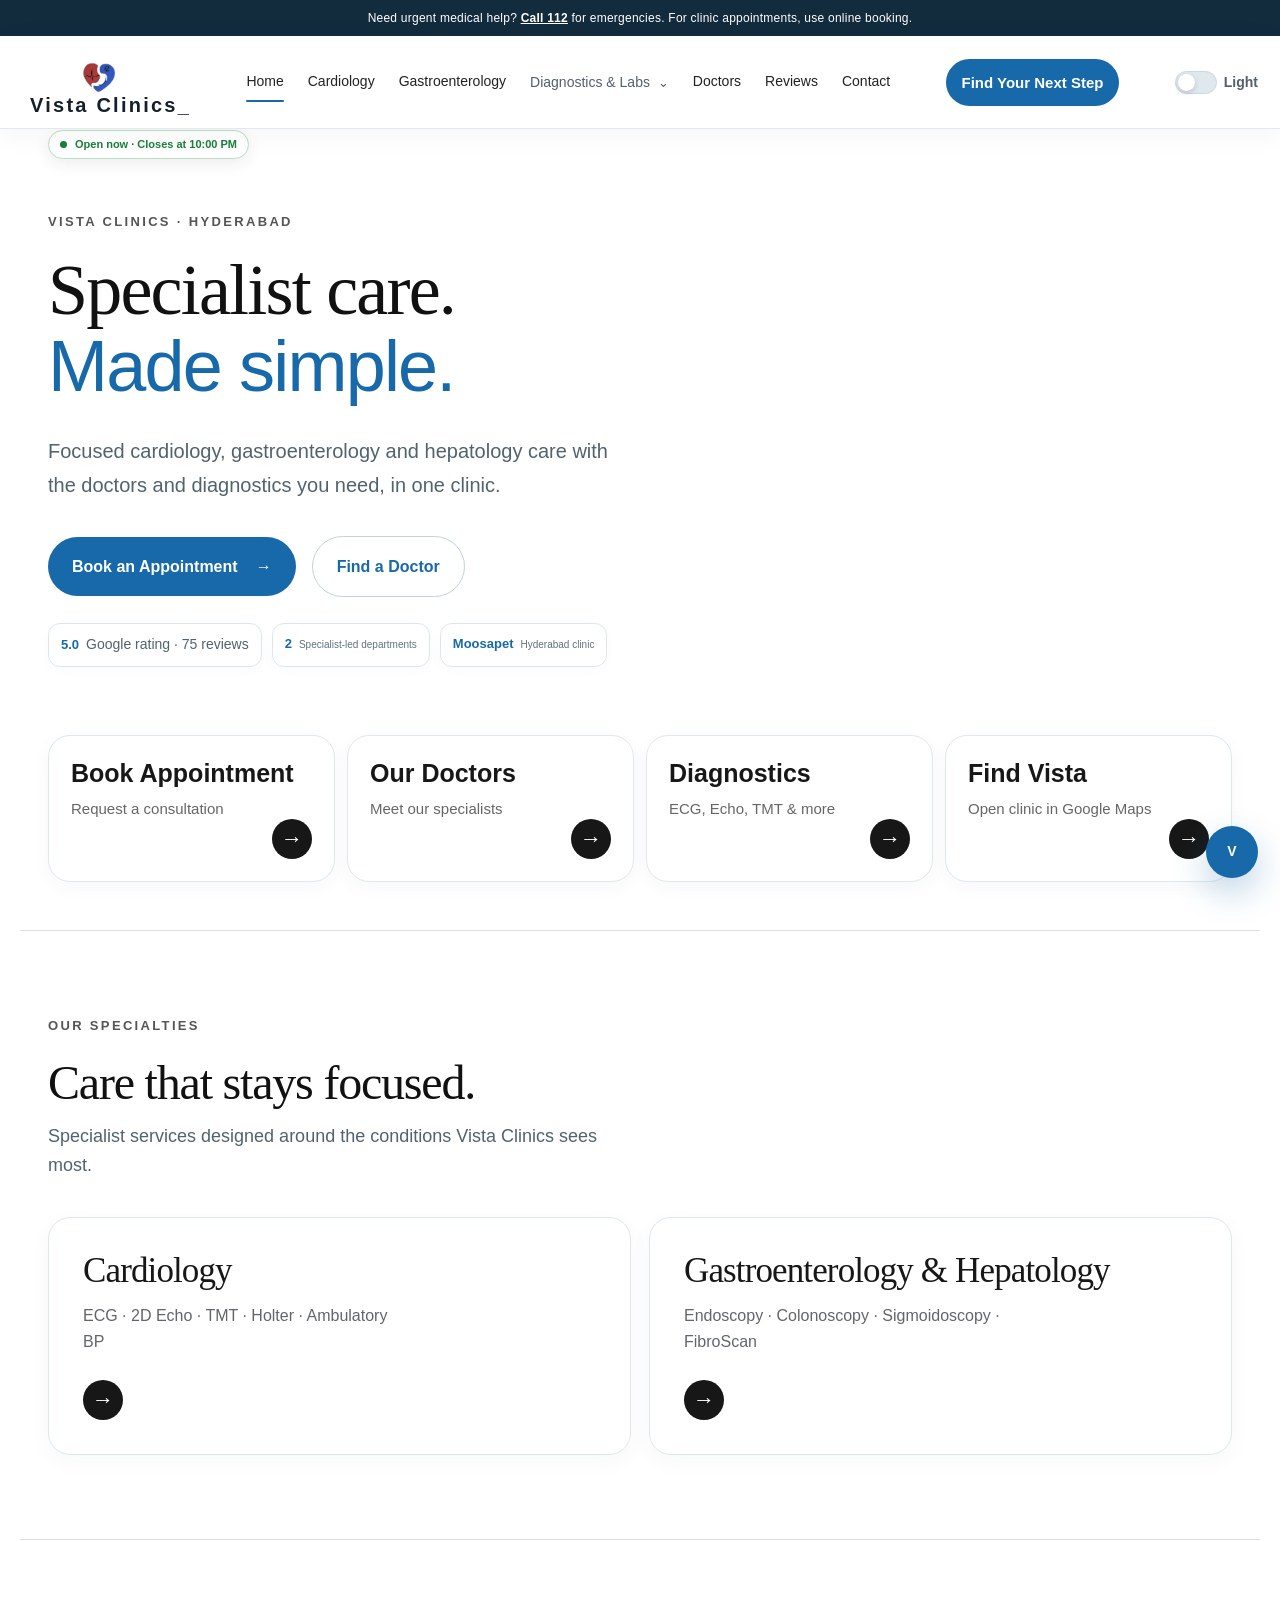
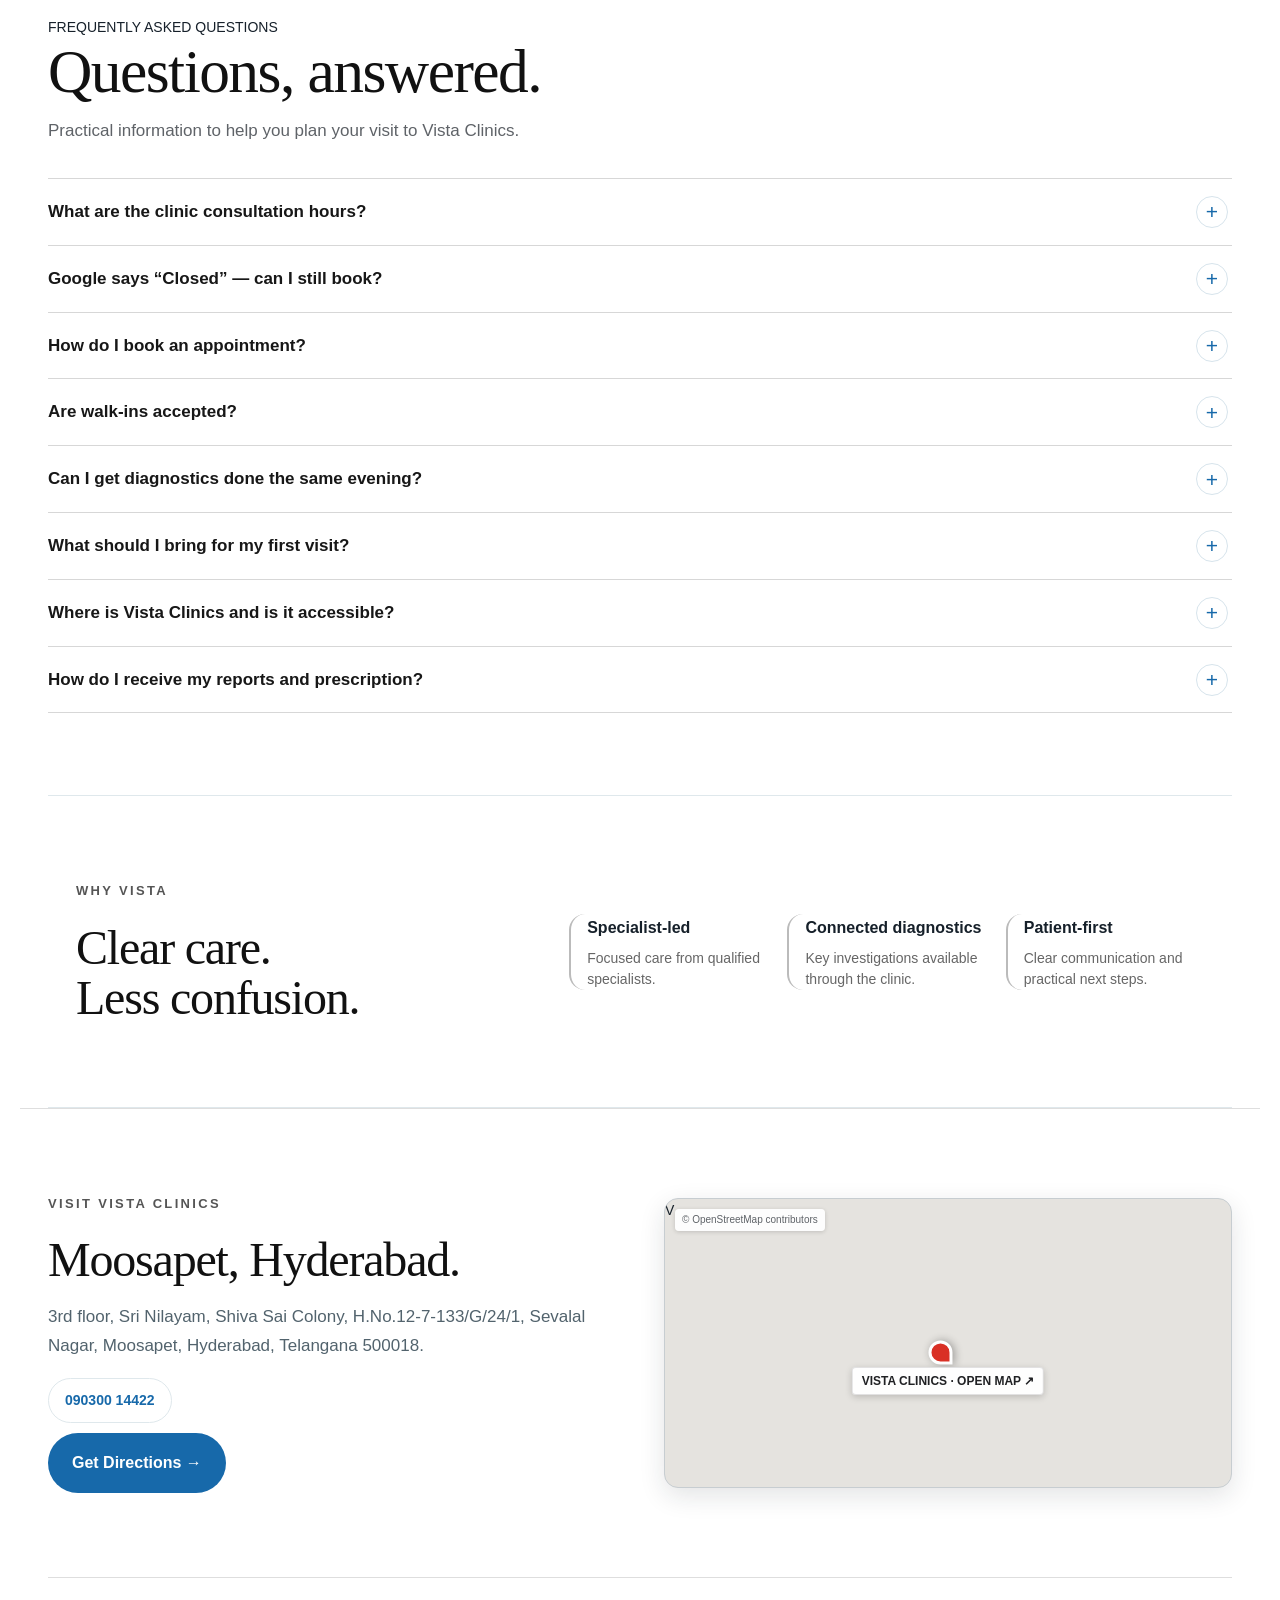
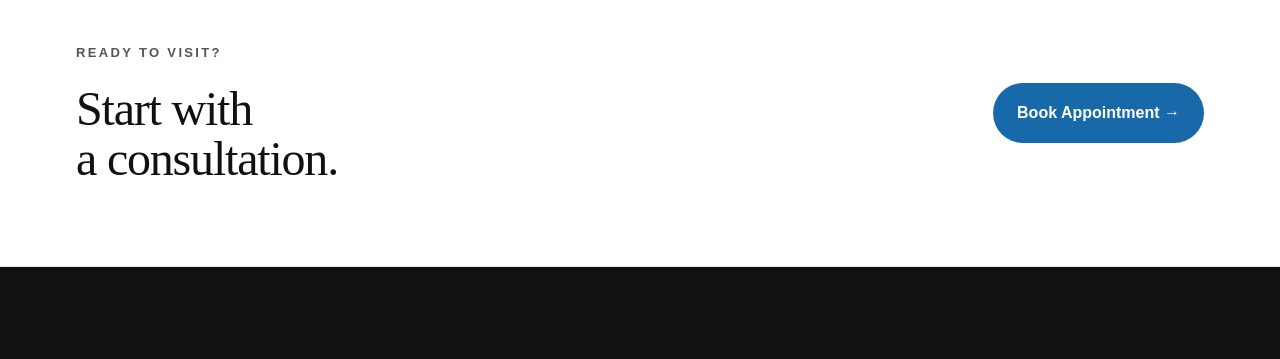
<file: index.html>
<!doctype html>
<html lang="en">
<head>
<meta charset="utf-8">
<meta name="viewport" content="width=device-width,initial-scale=1">
<title>Vista Clinics | Cardiology, Gastroenterology & Diagnostics | Hyderabad</title>
<meta name="description" content="Vista Clinics, Moosapet, Hyderabad — specialist cardiology, gastroenterology and hepatology care with focused diagnostics and easy appointment access.">
<meta name="robots" content="index,follow">
<meta name="theme-color" content="#111827">
<meta property="og:title" content="Vista Clinics | Specialist Care in Hyderabad">
<meta property="og:description" content="Specialist cardiology, gastroenterology and diagnostics in Moosapet, Hyderabad.">
<meta property="og:type" content="website">
<link rel="canonical" href="https://shivampainuly.github.io/trial/">
<link rel="stylesheet" href="assets/css/style.css">
<link rel="stylesheet" href="assets/css/home.css">
<link rel="stylesheet" href="assets/css/footer.css">
<link rel="stylesheet" href="assets/css/vista-ui-fixes.css">
<link rel="stylesheet" href="assets/css/vista-blueprint.css">
<script type="application/ld+json">{"@context":"https://schema.org","@type":"MedicalClinic","name":"Vista Clinics","address":{"@type":"PostalAddress","streetAddress":"Sri Nilayam, Shiva Sai Colony, H.No.12-7-133/G/24/1, Sevalal Nagar","addressLocality":"Moosapet","addressRegion":"Telangana","postalCode":"500018","addressCountry":"IN"},"telephone":"090300 14422","medicalSpecialty":["Cardiology","Gastroenterology","Hepatology"]}</script>
</head>
<body data-page="home">
<header class="site-header home-header"><a class="brand" href="index.html" aria-label="Vista Clinics home"><span>VISTA</span><small>CLINICS</small></a><nav class="nav" aria-label="Main navigation"><a href="index.html">Home</a><a href="cardiology.html">Cardiology</a><a href="gastroenterology.html">Gastroenterology</a><a href="diagnostics.html">Diagnostics</a><a href="labs.html">Labs & Tests</a><a href="doctors.html">Doctors</a><a href="reviews.html">Reviews</a><a href="contact.html">Contact</a></nav><div class="header-actions"><a class="header-phone" href="tel:09030014422">090300 14422</a><a class="header-book" href="book-consultation.html">Book Appointment</a></div><button class="menu-toggle" aria-label="Open navigation" aria-expanded="false">☰</button></header>
<main>
<section class="home-hero"><div class="home-hero-copy"><span class="home-label">VISTA CLINICS · HYDERABAD</span><h1>Specialist care.<br><span>Made simple.</span></h1><p>Focused cardiology, gastroenterology and hepatology care with the doctors and diagnostics you need, in one clinic.</p><div class="home-actions"><a class="home-btn primary" href="book-consultation.html">Book an Appointment <b>→</b></a><a class="home-btn secondary" href="doctors.html">Find a Doctor</a></div><div class="hero-trust-strip" aria-label="Vista Clinics trust indicators"><a href="reviews.html"><strong>5.0</strong><span>Google rating · 75 reviews</span></a><span><strong>2</strong><span>Specialist-led departments</span></span><span><strong>Moosapet</strong><span>Hyderabad clinic</span></span></div></div>
<div class="hero-blueprint" aria-label="Continuously animated four-floor, multi-block architectural blueprint of Vista Clinics"><div class="blueprint-marquee" aria-hidden="true"><span>VISTA CLINICS · VISTA CLINICS · VISTA CLINICS · VISTA CLINICS ·</span></div><svg class="draw-svg" viewBox="0 0 680 500" role="img" aria-hidden="true">
<defs><linearGradient id="vistaLine" x1="0" y1="0" x2="1" y2="1"><stop offset="0" stop-color="#2563eb"/><stop offset="1" stop-color="#0ea5e9"/></linearGradient><linearGradient id="glassFill" x1="0" y1="0" x2="1" y2="1"><stop offset="0" stop-color="#2563eb" stop-opacity=".04"/><stop offset="1" stop-color="#0ea5e9" stop-opacity=".11"/></linearGradient></defs>
<g class="blueprint-back" fill="rgba(37,99,235,.035)"><path class="back-block" pathLength="1" d="M92 414V150L248 100v264L92 414Z"/><path class="back-block" pathLength="1" d="M250 364V76L458 120v288L250 364Z"/><path class="back-block" pathLength="1" d="M454 410V132L596 176v268L454 410Z"/></g>
<g class="blueprint-glass" fill="url(#glassFill)"><path class="glass-panel" d="M65 430V125H235V430Z"/><path class="glass-panel" d="M235 430V90H445V430H235Z"/><path class="glass-panel" d="M445 430V145H615V430H445Z"/></g>
<g class="blueprint-lines" fill="none" stroke="url(#vistaLine)" stroke-linecap="round" stroke-linejoin="round">
<path class="draw-path phase-1" pathLength="1" d="M65 430V125H235V430H65Z"/><path class="draw-path phase-2" pathLength="1" d="M235 430V90H445V430H235Z"/><path class="draw-path phase-3" pathLength="1" d="M445 430V145H615V430H445Z"/>
<path class="draw-path delay-1" pathLength="1" d="M65 201H235M65 277H235M65 353H235M235 178H445M235 254H445M235 330H445M235 406H445M445 216H615M445 288H615M445 360H615"/>
<path class="draw-path delay-2" pathLength="1" d="M107 125V430M150 125V430M193 125V430M282 90V430M330 90V430M378 90V430M493 145V430M542 145V430M581 145V430"/>
<path class="draw-path delay-3" pathLength="1" d="M78 145h21v39H78ZM121 145h21v39h-21ZM164 145h21v39h-21ZM207 145h17v39h-17ZM78 221h21v39H78ZM121 221h21v39h-21ZM164 221h21v39h-21ZM207 221h17v39h-17ZM78 297h21v39H78ZM121 297h21v39h-21ZM164 297h21v39h-21ZM207 297h17v39h-17ZM78 373h21v39H78ZM121 373h21v39h-21ZM164 373h21v39h-21ZM207 373h17v39h-17Z"/>
<path class="draw-path delay-4" pathLength="1" d="M252 110h28v45h-28ZM294 110h28v45h-28ZM336 110h28v45h-28ZM378 110h28v45h-28ZM420 110h12v45h-12ZM252 186h28v45h-28ZM294 186h28v45h-28ZM336 186h28v45h-28ZM378 186h28v45h-28ZM420 186h12v45h-12ZM252 262h28v45h-28ZM294 262h28v45h-28ZM336 262h28v45h-28ZM378 262h28v45h-28ZM420 262h12v45h-12ZM252 338h28v45h-28ZM294 338h28v45h-28ZM336 338h28v45h-28ZM378 338h28v45h-28ZM420 338h12v45h-12Z"/>
<path class="draw-path delay-5" pathLength="1" d="M458 165h27v39h-27ZM501 165h27v39h-27ZM544 165h27v39h-27ZM587 165h16v39h-16ZM458 237h27v39h-27ZM501 237h27v39h-27ZM544 237h27v39h-27ZM587 237h16v39h-16ZM458 309h27v39h-27ZM501 309h27v39h-27ZM544 309h27v39h-27ZM587 309h16v39h-16ZM458 381h27v39h-27ZM501 381h27v39h-27ZM544 381h27v39h-27ZM587 381h16v39h-16Z"/>
<path class="draw-path delay-6" pathLength="1" d="M300 430V345H380V430M288 345h104M305 345l-17 15h104l-17-15M305 360h70M315 360v70M350 360v70M375 360v70"/><path class="draw-path delay-7" pathLength="1" d="M65 125l18-17h152M235 90l20-18h170l20 18M445 145l18-17h152l18 17M85 108h130M255 72h170M463 128h150"/><path class="draw-path delay-8" pathLength="1" d="M278 190h124v52H278Z"/><path class="draw-path delay-9" pathLength="1" d="M285 197h110v38H285Z"/><path class="draw-path medical-cross" pathLength="1" d="M326 204h16v-12h18v12h16v18h-16v12h-18v-12h-16Z"/><path class="draw-path ecg-path" pathLength="1" d="M88 315h38l10-18 13 38 18-55 18 35h30"/><path class="draw-path delay-10" pathLength="1" d="M45 430h590M65 451h550M92 472h496M132 488h416"/>
</g>
<g class="blueprint-sign" text-anchor="middle"><text x="340" y="218" style="font:800 17px Arial,Helvetica,sans-serif;letter-spacing:2px"><tspan class="vista-word">VISTA</tspan><tspan class="clinics-word"> CLINICS</tspan></text><text x="340" y="228" style="font:600 6px Arial,Helvetica,sans-serif;letter-spacing:1.7px;fill:#64707c">3RD FLOOR · SRI NILAYAM</text></g><g class="blueprint-labels" text-anchor="middle"><text x="340" y="499" style="font:700 10px Arial,Helvetica,sans-serif;letter-spacing:3px;fill:#16202a">MOOSAPET · HYDERABAD</text></g>
</svg><span class="blueprint-glow"></span></div></section>
<section class="quick-actions"><a href="book-consultation.html"><strong>Book Appointment</strong><small>Request a consultation</small><b aria-hidden="true">→</b></a><a href="doctors.html"><strong>Our Doctors</strong><small>Meet our specialists</small><b aria-hidden="true">→</b></a><a href="diagnostics.html"><strong>Diagnostics</strong><small>ECG, Echo, TMT & more</small><b aria-hidden="true">→</b></a><a href="https://www.google.com/maps/search/?api=1&query=Vista%20Clinics%2C%203rd%20floor%2C%20Sri%20Nilayam%2C%20Shiva%20Sai%20Colony%2C%20H.No.12-7-133%2FG%2F24%2F1%2C%20Sevalal%20Nagar%2C%20Moosapet%2C%20Hyderabad%2C%20Telangana%20500018" target="_blank" rel="noopener"><strong>Find Vista</strong><small>Open clinic in Google Maps</small><b aria-hidden="true">→</b></a></section>
<section class="home-section"><div class="home-section-title"><span>OUR SPECIALTIES</span><h2>Care that stays focused.</h2><p>Specialist services designed around the conditions Vista Clinics sees most.</p></div><div class="specialty-row"><a class="specialty-item" href="cardiology.html"><div><h3>Cardiology</h3><p>ECG · 2D Echo · TMT · Holter · Ambulatory BP</p></div><b aria-hidden="true">→</b></a><a class="specialty-item" href="gastroenterology.html"><div><h3>Gastroenterology & Hepatology</h3><p>Endoscopy · Colonoscopy · Sigmoidoscopy · FibroScan</p></div><b aria-hidden="true">→</b></a><a class="specialty-item" href="diagnostics.html"><div><h3>Advanced Diagnostics</h3><p>Focused investigations supporting specialist consultations</p></div><b aria-hidden="true">→</b></a></div></section>
<section class="home-faq"><div class="home-faq-heading"><span>FREQUENTLY ASKED QUESTIONS</span><h2>Questions, answered.</h2><p>Practical information to help you plan your visit to Vista Clinics.</p></div><div class="faq-list"><details><summary>What are the clinic consultation hours?</summary><div class="faq-answer"><strong>Monday–Saturday: 6:00 PM–9:00 PM</strong> (last registration 8:30 PM). Sunday is closed. ECG, Echo, TMT, FibroScan and lab draws are available during clinic hours; endoscopy and colonoscopy are scheduled separately. <strong>Online booking is open 24/7.</strong></div></details><details><summary>Google says “Closed” — can I still book?</summary><div class="faq-answer"><strong>Yes.</strong> “Closed” refers to physical walk-in consultation hours. Our digital front desk is open 24/7. Use the <a href="book-consultation.html">Book Appointment</a> button or request a callback for the next available evening slot.</div></details><details><summary>How do I book an appointment?</summary><div class="faq-answer">Book online through the <a href="book-consultation.html">Book Appointment</a> page or call <a href="tel:09030014422">090300 14422</a> during clinic hours. You can also book for a family member using their name and details.</div></details><details><summary>Are walk-ins accepted?</summary><div class="faq-answer"><strong>Yes, subject to slot availability.</strong> Pre-booking is recommended for shorter waits, doctor availability and diagnostic slot readiness.</div></details><details><summary>Can I get diagnostics done the same evening?</summary><div class="faq-answer"><strong>Yes, when clinically advised and slots are available.</strong> ECG, Echo, FibroScan, BP checks and blood draws can be done immediately; TMT, Holter and ABPM are scheduled based on preparation and availability.</div></details><details><summary>What should I bring for my first visit?</summary><div class="faq-answer">Bring previous prescriptions or discharge summaries, recent reports and scans, your current medication list, and insurance/ID if applicable. A referral is needed only when your policy requires one.</div></details><details><summary>Where is Vista Clinics and is it accessible?</summary><div class="faq-answer">Vista Clinics is on the <strong>3rd Floor, Sri Nilayam, Sevalal Nagar, Moosapet</strong>, opposite Moosapet Metro Station. Lift access is available, with wheelchair access at reception and an accessible washroom.</div></details><details><summary>How do I receive my reports and prescription?</summary><div class="faq-answer">Verified reports and digital prescriptions can be sent through <strong>WhatsApp and email</strong>, so you generally do not need to return to collect paper copies.</div></details></div></section>
<section class="home-trust"><div><span>WHY VISTA</span><h2>Clear care.<br>Less confusion.</h2></div><div class="trust-points"><p><b>Specialist-led</b><small>Focused care from qualified specialists.</small></p><p><b>Connected diagnostics</b><small>Key investigations available through the clinic.</small></p><p><b>Patient-first</b><small>Clear communication and practical next steps.</small></p></div></section>
<section class="home-location"><div><span>VISIT VISTA CLINICS</span><h2>Moosapet, Hyderabad.</h2><p>3rd floor, Sri Nilayam, Shiva Sai Colony, H.No.12-7-133/G/24/1, Sevalal Nagar, Moosapet, Hyderabad, Telangana 500018.</p><div class="home-location-actions"><a class="home-btn primary" href="https://www.google.com/maps/search/?api=1&query=Vista%20Clinics%2C%203rd%20floor%2C%20Sri%20Nilayam%2C%20Shiva%20Sai%20Colony%2C%20H.No.12-7-133%2FG%2F24%2F1%2C%20Sevalal%20Nagar%2C%20Moosapet%2C%20Hyderabad%2C%20Telangana%20500018" target="_blank" rel="noopener">Get Directions →</a><a class="home-phone" href="tel:09030014422">090300 14422</a></div></div><a class="mini-map" href="https://www.google.com/maps/search/?api=1&query=Vista%20Clinics%2C%203rd%20floor%2C%20Sri%20Nilayam%2C%20Shiva%20Sai%20Colony%2C%20H.No.12-7-133%2FG%2F24%2F1%2C%20Sevalal%20Nagar%2C%20Moosapet%2C%20Hyderabad%2C%20Telangana%20500018" target="_blank" rel="noopener" aria-label="Open Vista Clinics in Google Maps"><div class="mini-road r1"></div><div class="mini-road r2"></div><div class="mini-pin">V</div><span>VISTA CLINICS · OPEN MAP ↗</span></a></section>
<section class="home-final"><div><span>READY TO VISIT?</span><h2>Start with a consultation.</h2></div><a class="home-btn primary" href="book-consultation.html">Book Appointment →</a></section>
</main>
<footer class="vista-footer" data-vista-footer aria-label="Vista Clinics footer"></footer>
<script src="assets/js/main.js"></script><script src="assets/js/vista-footer.js"></script></body></html>
</file>
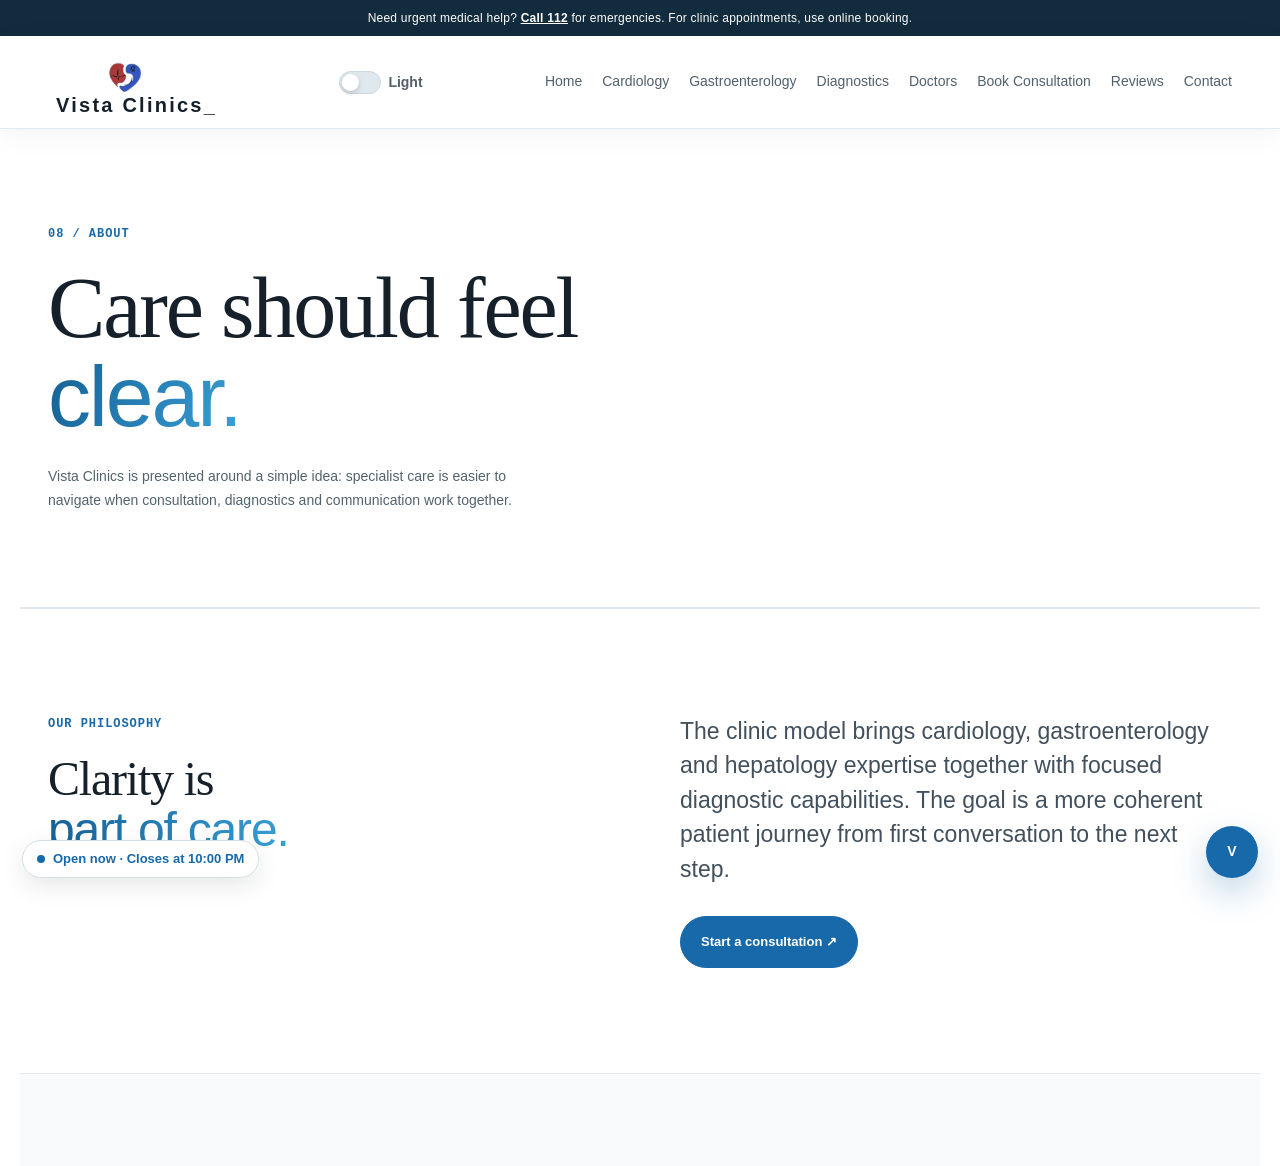
<file: about.html>
<!doctype html><html lang="en"><head><meta charset="utf-8"><meta name="viewport" content="width=device-width,initial-scale=1"><title>About | Vista Clinics</title><meta name="description" content="Learn about the Vista Clinics care philosophy."><link rel="stylesheet" href="assets/css/style.css"></head><body data-page="about"><header class="site-header"><a class="brand" href="index.html"><span>VISTA</span><small>CLINICS</small></a><button class="menu-toggle" aria-label="Open navigation" aria-expanded="false">☰</button><nav class="nav" aria-label="Main navigation"><a href="index.html">Home</a><a href="cardiology.html">Cardiology</a><a href="gastroenterology.html">Gastroenterology</a><a href="diagnostics.html">Diagnostics</a><a href="doctors.html">Doctors</a><a href="book-consultation.html">Book Consultation</a><a href="reviews.html">Reviews</a><a href="contact.html">Contact</a></nav></header><main><section class="page-hero"><div class="eyebrow">08 / ABOUT</div><h1>Care should feel<br><span class="gradient-text">clear.</span></h1><p>Vista Clinics is presented around a simple idea: specialist care is easier to navigate when consultation, diagnostics and communication work together.</p></section><section class="section split"><div><div class="eyebrow">OUR PHILOSOPHY</div><h2>Clarity is<br><span class="gradient-text">part of care.</span></h2></div><div><p class="large-copy">The clinic model brings cardiology, gastroenterology and hepatology expertise together with focused diagnostic capabilities. The goal is a more coherent patient journey from first conversation to the next step.</p><a class="btn btn-dark" href="book-consultation.html">Start a consultation ↗</a></div></section></main><footer><div><a class="brand" href="index.html"><span>VISTA</span><small>CLINICS</small></a><p>Specialist care with clarity at every step.</p></div><div class="footer-links"><a href="contact.html">Contact</a><a href="reviews.html">Reviews</a></div><div class="footer-bottom">© 2026 Vista Clinics. All rights reserved.</div></footer><script src="assets/js/main.js"></script></body></html>
</file>
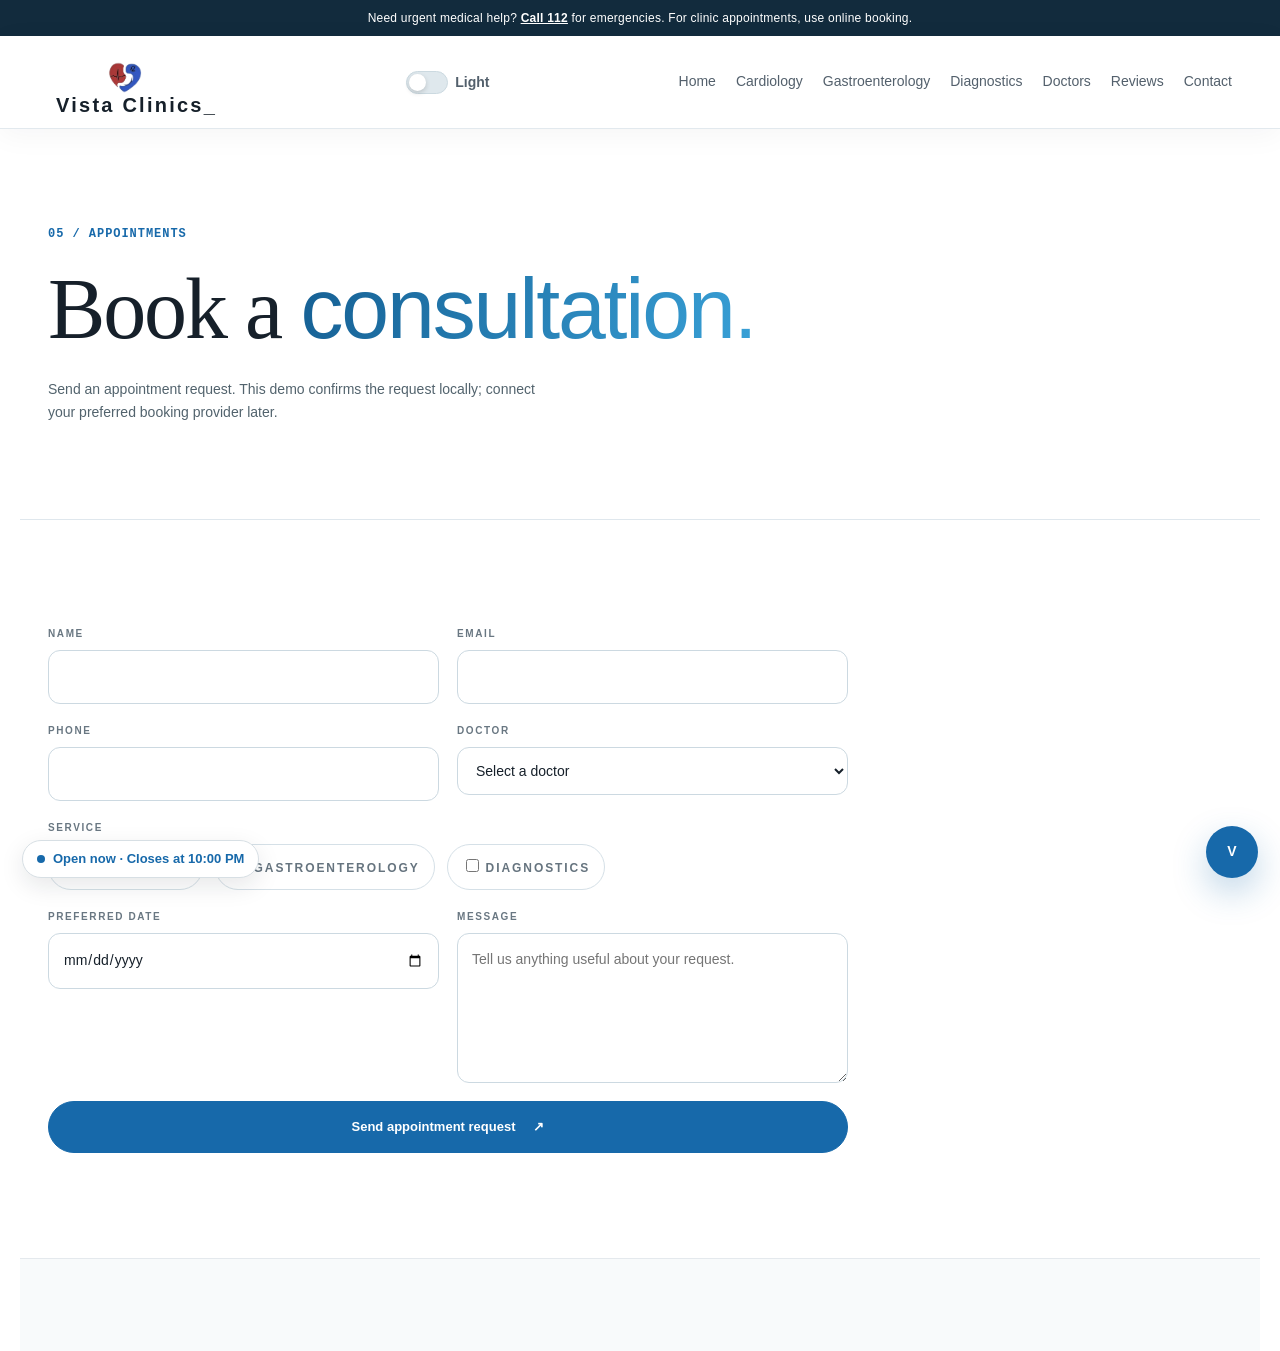
<file: book-consultation.html>
<!doctype html><html lang="en"><head><meta charset="utf-8"><meta name="viewport" content="width=device-width,initial-scale=1"><title>Book a Consultation | Vista Clinics</title><meta name="description" content="Request a consultation with a Vista Clinics specialist in Moosapet, Hyderabad."><link rel="stylesheet" href="assets/css/style.css"></head><body data-page="booking"><header class="site-header"><a class="brand" href="index.html"><span>VISTA</span><small>CLINICS</small></a><button class="menu-toggle" aria-label="Open navigation" aria-expanded="false">☰</button><nav class="nav" aria-label="Main navigation"><a href="index.html">Home</a><a href="cardiology.html">Cardiology</a><a href="gastroenterology.html">Gastroenterology</a><a href="diagnostics.html">Diagnostics</a><a href="doctors.html">Doctors</a><a href="reviews.html">Reviews</a><a href="contact.html">Contact</a></nav></header><main><section class="page-hero"><div class="eyebrow">05 / APPOINTMENTS</div><h1>Book a <span class="gradient-text">consultation.</span></h1><p>Send an appointment request. This demo confirms the request locally; connect your preferred booking provider later.</p></section><section class="section"><div class="form-wrap"><form id="booking-form"><div class="form-grid"><div class="field"><label for="name">Name</label><input id="name" name="name" required autocomplete="name"></div><div class="field"><label for="email">Email</label><input id="email" name="email" type="email" required autocomplete="email"></div><div class="field"><label for="phone">Phone</label><input id="phone" name="phone" type="tel" required autocomplete="tel"></div><div class="field"><label for="doctor">Doctor</label><select id="doctor" name="doctor"><option value="">Select a doctor</option><option>Dr Ravi Teja Rao Babburi</option><option>Dr Spoorthi Kolla</option></select></div><div class="field full"><label>Service</label><div class="checks"><label><input type="checkbox" name="service" value="Cardiology">Cardiology</label><label><input type="checkbox" name="service" value="Gastroenterology">Gastroenterology</label><label><input type="checkbox" name="service" value="Diagnostics">Diagnostics</label></div></div><div class="field"><label for="date">Preferred date</label><input id="date" name="preferred_date" type="date"></div><div class="field"><label for="message">Message</label><textarea id="message" name="message" placeholder="Tell us anything useful about your request."></textarea></div><div class="field full"><button class="btn btn-dark" type="submit">Send appointment request <span>↗</span></button></div></div></form></div></section></main><div class="modal" id="success-modal" role="dialog" aria-modal="true" aria-labelledby="success-title"><div class="modal-box"><h2 id="success-title">Request received.</h2><p>Thanks. We’ll call you at <strong data-phone></strong> shortly.</p><button type="button" data-close-modal>Close</button></div></div><footer><div><a class="brand" href="index.html"><span>VISTA</span><small>CLINICS</small></a><p>Specialist care with clarity at every step.</p></div><div class="footer-links"><a href="contact.html">Contact</a><a href="reviews.html">Reviews</a></div><div class="footer-bottom">© 2026 Vista Clinics. All rights reserved.</div></footer><script src="assets/js/main.js"></script></body></html>
</file>
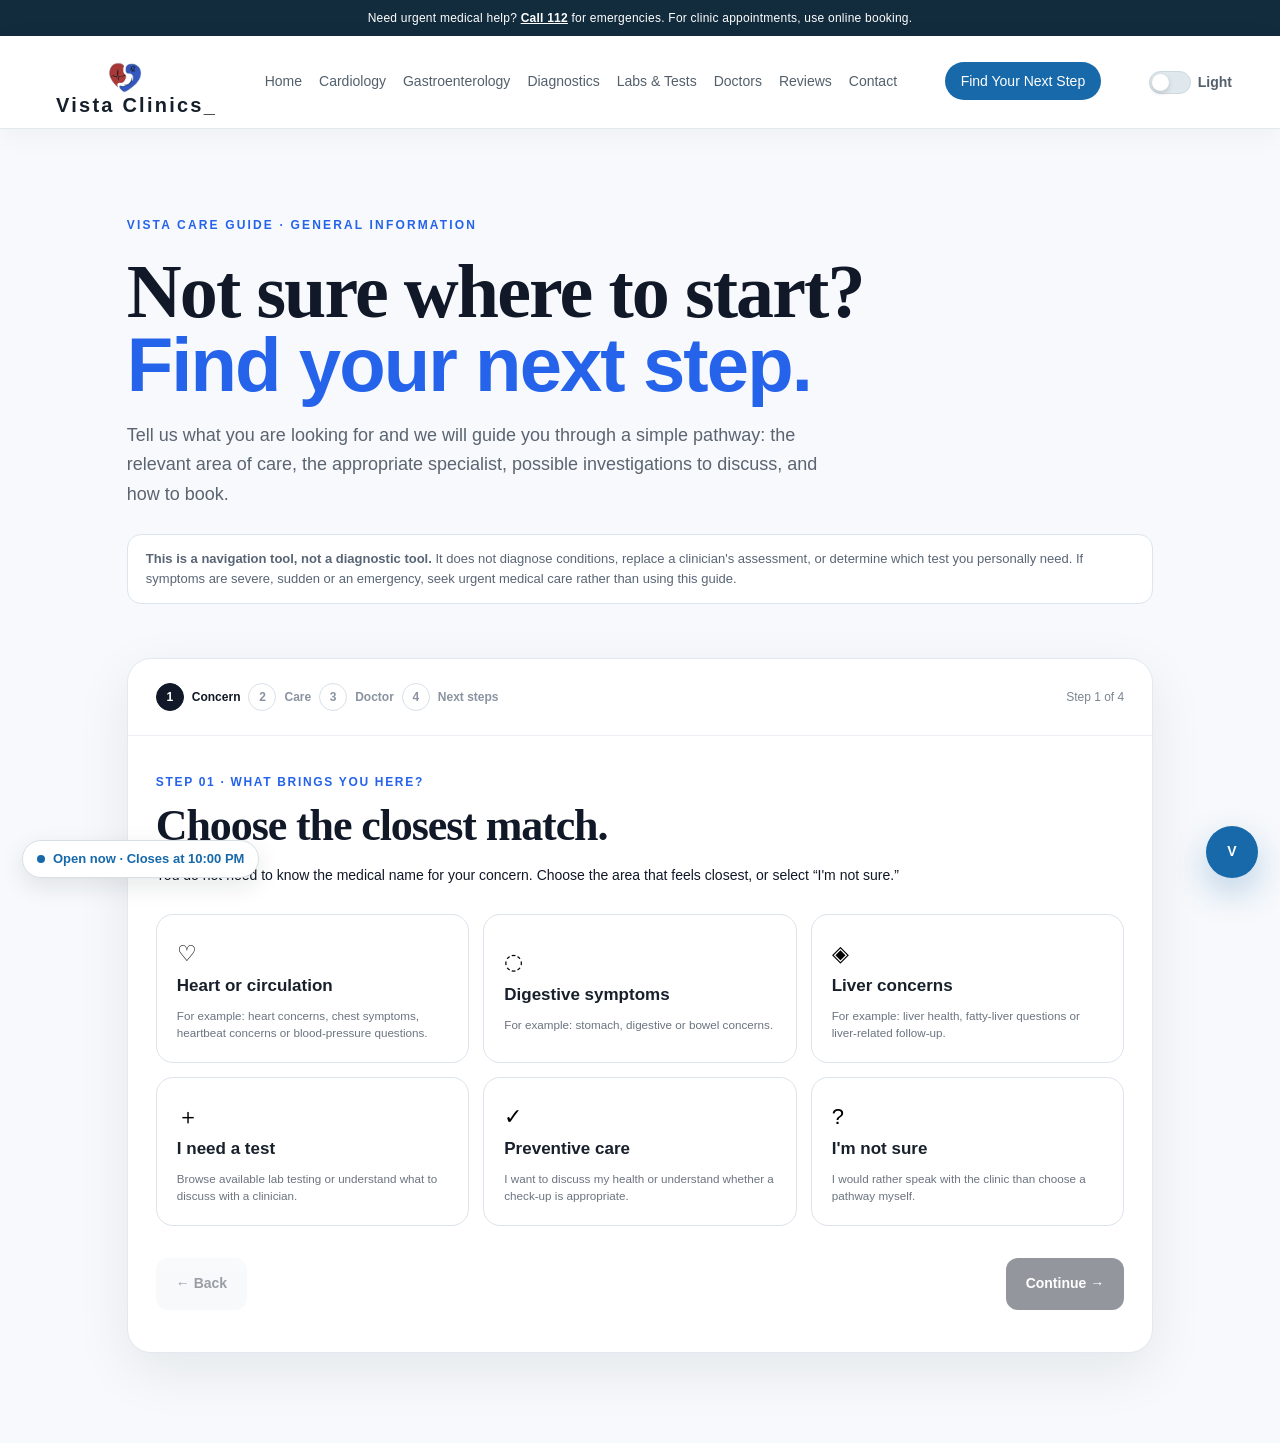
<file: care.html>
<!doctype html>
<html lang="en">
<head>
<meta charset="utf-8">
<meta name="viewport" content="width=device-width,initial-scale=1">
<title>Find Your Next Step | Vista Clinics</title>
<meta name="description" content="A guided Vista Clinics experience to help patients identify the appropriate care pathway, specialist and possible next steps. General information only; not a diagnosis.">
<meta name="robots" content="index,follow">
<link rel="stylesheet" href="assets/css/style.css">
<link rel="stylesheet" href="assets/css/footer.css">
<link rel="stylesheet" href="assets/css/vista-ui-fixes.css">
<link rel="stylesheet" href="assets/css/vista-blueprint.css">
<style>
.care-page{background:#f7f9fc;color:#111827}.care-hero{padding:86px 6vw 54px;max-width:1180px;margin:auto}.care-kicker{font-size:12px;font-weight:800;letter-spacing:.18em;color:#2563eb}.care-hero h1{font-size:clamp(40px,6vw,76px);line-height:.98;max-width:850px;margin:18px 0}.care-hero h1 span{color:#2563eb}.care-hero p{max-width:720px;font-size:18px;line-height:1.65;color:#5b6470}.care-disclaimer{margin-top:24px;padding:14px 18px;border:1px solid #dbe4ef;border-radius:14px;background:#fff;color:#596575;font-size:13px;line-height:1.55}.care-shell{max-width:1180px;margin:0 auto;padding:0 6vw 90px}.journey-card{background:#fff;border:1px solid #e3e9f0;border-radius:24px;box-shadow:0 18px 55px rgba(17,24,39,.08);overflow:hidden}.journey-top{display:flex;justify-content:space-between;gap:24px;align-items:center;padding:24px 28px;border-bottom:1px solid #edf1f5}.steps{display:flex;gap:8px;flex-wrap:wrap}.step{display:flex;align-items:center;gap:8px;font-size:12px;font-weight:800;color:#8993a0}.step b{width:28px;height:28px;border-radius:50%;display:grid;place-items:center;border:1px solid #d9e0e8;background:#fff}.step.active{color:#111827}.step.active b{background:#111827;color:#fff;border-color:#111827}.progress{font-size:12px;color:#7b8591;white-space:nowrap}.journey-body{padding:36px 28px 42px}.question-label{font-size:12px;letter-spacing:.14em;font-weight:800;color:#2563eb}.journey-body h2{font-size:clamp(28px,4vw,44px);margin:10px 0 8px;line-height:1.08}.journey-body>p{color:#66717e;line-height:1.6;max-width:720px}.choice-grid{display:grid;grid-template-columns:repeat(3,1fr);gap:14px;margin-top:26px}.choice{border:1px solid #dce3eb;border-radius:17px;background:#fff;padding:20px;text-align:left;cursor:pointer;transition:.2s ease;min-height:126px}.choice:hover{border-color:#2563eb;transform:translateY(-2px);box-shadow:0 10px 25px rgba(37,99,235,.1)}.choice.selected{border-color:#2563eb;background:#eff6ff;box-shadow:inset 0 0 0 1px #2563eb}.choice strong{display:block;font-size:17px;color:#17202b;margin-bottom:7px}.choice small{display:block;color:#6b7480;line-height:1.45}.choice .icon{font-size:22px;margin-bottom:12px}.journey-actions{display:flex;justify-content:space-between;gap:12px;margin-top:32px}.journey-btn{border:0;border-radius:12px;padding:14px 20px;font-weight:800;cursor:pointer;text-decoration:none;display:inline-flex;align-items:center;justify-content:center}.journey-btn.primary{background:#111827;color:#fff}.journey-btn.primary:hover{background:#2563eb}.journey-btn.secondary{background:#f0f3f7;color:#1f2937}.journey-btn:disabled{opacity:.45;cursor:not-allowed}.result-grid{display:grid;grid-template-columns:1.05fr .95fr;gap:18px;margin-top:26px}.result-card{border:1px solid #e0e6ed;border-radius:18px;padding:22px;background:#fff}.result-card h3{margin:0 0 8px;font-size:21px}.result-card p,.result-card li{color:#626d79;line-height:1.6}.result-card ul{padding-left:19px}.result-badge{display:inline-block;padding:7px 10px;border-radius:999px;background:#eef5ff;color:#2563eb;font-size:11px;font-weight:800;letter-spacing:.08em}.safety-note{margin-top:20px;padding:17px;border-radius:14px;background:#f8fafc;border:1px solid #e3e8ef;color:#626d79;font-size:13px;line-height:1.6}.hidden{display:none!important}.care-footer-links{display:flex;gap:12px;flex-wrap:wrap;margin-top:24px}.care-footer-links a{color:#2563eb;font-weight:800;text-decoration:none}.care-mini{font-size:12px!important;color:#87909c!important;margin-top:20px!important}@media(max-width:800px){.choice-grid,.result-grid{grid-template-columns:1fr}.care-hero{padding-top:62px}.journey-top{align-items:flex-start;flex-direction:column}.journey-body{padding:28px 20px 32px}.care-shell{padding-left:4vw;padding-right:4vw}.choice{min-height:auto}.journey-actions{flex-direction:column-reverse}.journey-btn{width:100%}}
</style>
</head>
<body data-page="care">
<header class="site-header"><a class="brand" href="index.html" aria-label="Vista Clinics home"><span>VISTA</span><small>CLINICS</small></a><nav class="nav" aria-label="Main navigation"><a href="index.html">Home</a><a href="cardiology.html">Cardiology</a><a href="gastroenterology.html">Gastroenterology</a><a href="diagnostics.html">Diagnostics</a><a href="labs.html">Labs & Tests</a><a href="doctors.html">Doctors</a><a href="reviews.html">Reviews</a><a href="contact.html">Contact</a></nav><div class="header-actions"><a class="header-phone" href="tel:09030014422">090300 14422</a><a class="header-book" href="book-consultation.html">Book Appointment</a></div><button class="menu-toggle" aria-label="Open navigation" aria-expanded="false">☰</button></header>
<main class="care-page">
<section class="care-hero"><div class="care-kicker">VISTA CARE GUIDE · GENERAL INFORMATION</div><h1>Not sure where to start?<br><span>Find your next step.</span></h1><p>Tell us what you are looking for and we will guide you through a simple pathway: the relevant area of care, the appropriate specialist, possible investigations to discuss, and how to book.</p><div class="care-disclaimer"><strong>This is a navigation tool, not a diagnostic tool.</strong> It does not diagnose conditions, replace a clinician's assessment, or determine which test you personally need. If symptoms are severe, sudden or an emergency, seek urgent medical care rather than using this guide.</div></section>
<section class="care-shell"><div class="journey-card">
<div class="journey-top"><div class="steps" aria-label="Journey progress"><span class="step active" data-step="1"><b>1</b> Concern</span><span class="step" data-step="2"><b>2</b> Care</span><span class="step" data-step="3"><b>3</b> Doctor</span><span class="step" data-step="4"><b>4</b> Next steps</span></div><span class="progress" id="progress">Step 1 of 4</span></div>
<div class="journey-body">
<div id="step-1"><div class="question-label">STEP 01 · WHAT BRINGS YOU HERE?</div><h2>Choose the closest match.</h2><p>You do not need to know the medical name for your concern. Choose the area that feels closest, or select “I'm not sure.”</p><div class="choice-grid" id="concern-grid">
<button class="choice" data-concern="heart"><span class="icon">♡</span><strong>Heart or circulation</strong><small>For example: heart concerns, chest symptoms, heartbeat concerns or blood-pressure questions.</small></button>
<button class="choice" data-concern="digestive"><span class="icon">◌</span><strong>Digestive symptoms</strong><small>For example: stomach, digestive or bowel concerns.</small></button>
<button class="choice" data-concern="liver"><span class="icon">◈</span><strong>Liver concerns</strong><small>For example: liver health, fatty-liver questions or liver-related follow-up.</small></button>
<button class="choice" data-concern="testing"><span class="icon">＋</span><strong>I need a test</strong><small>Browse available lab testing or understand what to discuss with a clinician.</small></button>
<button class="choice" data-concern="preventive"><span class="icon">✓</span><strong>Preventive care</strong><small>I want to discuss my health or understand whether a check-up is appropriate.</small></button>
<button class="choice" data-concern="unsure"><span class="icon">?</span><strong>I'm not sure</strong><small>I would rather speak with the clinic than choose a pathway myself.</small></button>
</div></div>
<div id="step-2" class="hidden"><div class="question-label">STEP 02 · CARE AREA</div><h2 id="care-title">Your care pathway.</h2><p id="care-copy"></p><div class="result-card" style="margin-top:24px"><span class="result-badge">GUIDANCE</span><h3 id="care-department"></h3><p id="care-description"></p><div class="safety-note" id="care-note"></div></div></div>
<div id="step-3" class="hidden"><div class="question-label">STEP 03 · WHICH DOCTOR?</div><h2 id="doctor-title">Meet the relevant specialist.</h2><p>Doctor matching here is based on the care area you selected. It is not a diagnosis or a clinical referral.</p><div class="result-grid" id="doctor-grid"></div></div>
<div id="step-4" class="hidden"><div class="question-label">STEP 04 · WHAT NEXT?</div><h2>Choose your next action.</h2><p id="next-copy"></p><div class="result-grid"><div class="result-card"><span class="result-badge">POSSIBLE INVESTIGATIONS</span><h3 id="tests-title"></h3><ul id="tests-list"></ul><div class="safety-note">These are examples of investigations available or relevant to the selected care area. They are <strong>not a recommendation that you need these tests</strong>. A clinician should determine what, if anything, is appropriate for you.</div></div><div class="result-card"><span class="result-badge">BOOKING</span><h3>Ready for the next step?</h3><p>Book a consultation if you want a clinician to assess your concern. If you already know the lab test you need, you can also browse the lab catalogue.</p><div class="care-footer-links"><a id="book-link" href="book-consultation.html">Book a consultation →</a><a id="doctor-link" href="doctors.html">View doctors →</a><a id="lab-link" href="labs.html">Browse labs →</a></div></div></div><p class="care-mini">For emergencies, call 112 or use appropriate emergency medical services. This website is not an emergency service.</p></div>
<div class="journey-actions"><button class="journey-btn secondary" id="back-btn" type="button">← Back</button><button class="journey-btn primary" id="next-btn" type="button" disabled>Continue →</button></div>
</div></div></section>
</main>
<script src="assets/js/main.js"></script>
<script>
(()=>{
const data={
 heart:{department:'Cardiology',title:'Cardiology may be the relevant area of care.',copy:'For heart or circulation concerns, the site can route you to Vista Clinics’ cardiology pathway.',description:'Cardiology services listed by the clinic include ECG, 2D Echo, TMT, Holter and Ambulatory BP.',note:'The right evaluation depends on the symptoms and clinical context. The pathway does not determine whether a cardiac condition is present.',doctor:'Dr Ravi Teja Rao Babburi',doctorRole:'Interventional Cardiologist',doctorHref:'doctors.html#ravi',tests:['ECG','2D Echo','TMT','Holter','Ambulatory BP'],book:'book-consultation.html?service=cardiology'},
 digestive:{department:'Gastroenterology',title:'Gastroenterology may be the relevant area of care.',copy:'For digestive concerns, the site can route you to Vista Clinics’ gastroenterology pathway.',description:'Services listed by the clinic include UGI Endoscopy, Colonoscopy, Sigmoidoscopy, FibroScan and Foreign Body Removal.',note:'A digestive symptom can have many possible causes. This pathway does not identify the cause or tell you which procedure you need.',doctor:'Dr Spoorthi Kolla',doctorRole:'Gastroenterologist & Hepatologist',doctorHref:'doctors.html#spoorthi',tests:['UGI Endoscopy','Colonoscopy','Sigmoidoscopy','FibroScan'],book:'book-consultation.html?service=gastro'},
 liver:{department:'Gastroenterology & Hepatology',title:'Gastroenterology & Hepatology may be the relevant area of care.',copy:'For liver-related concerns, the site can route you to the gastroenterology and hepatology pathway.',description:'The clinic lists FibroScan and other diagnostic support alongside gastroenterology and hepatology consultations.',note:'Liver-related testing should be interpreted in clinical context. This guide does not assess liver disease or fibrosis.',doctor:'Dr Spoorthi Kolla',doctorRole:'Gastroenterologist & Hepatologist',doctorHref:'doctors.html#spoorthi',tests:['FibroScan','Liver-related blood tests','Other investigations as clinically appropriate'],book:'book-consultation.html?service=gastro'},
 testing:{department:'Diagnostics & Labs',title:'Start with the test or the clinician who can guide you.',copy:'If you already know the test you want, you can browse the lab catalogue. If you are unsure which test is appropriate, a consultation is the safer starting point.',description:'Vista Clinics’ site includes a 53-test lab catalogue plus focused diagnostic services.',note:'A symptom alone is not enough to decide that a particular laboratory test is necessary. If you are unsure, ask the clinic or a clinician before purchasing a test.',doctor:'Vista Clinics care team',doctorRole:'For guidance on the appropriate next step',doctorHref:'contact.html',tests:['Browse the full lab catalogue','ECG / cardiac diagnostics','Endoscopic and liver assessment services'],book:'book-consultation.html'},
 preventive:{department:'General care navigation',title:'A consultation can help establish the appropriate next step.',copy:'For preventive or general health questions, this guide will not select a test package for you. A clinician can discuss your goals and determine what is appropriate.',description:'Use the consultation route to explain what you want to check and ask what evaluation, if any, is appropriate.',note:'Avoid ordering a large group of tests solely because they appear on a website. Testing decisions are best made in context.',doctor:'Vista Clinics care team',doctorRole:'Start with a consultation',doctorHref:'book-consultation.html',tests:['Discuss your health goals with a clinician','Tests only if clinically appropriate'],book:'book-consultation.html'},
 unsure:{department:'Clinic guidance',title:'It is okay not to know where to start.',copy:'You do not need to self-route. Contact Vista Clinics or request a consultation and explain your concern in your own words.',description:'The clinic can help direct you to the appropriate department or next step.',note:'If you are experiencing severe or rapidly worsening symptoms, do not wait for a website response; seek urgent medical care.',doctor:'Vista Clinics care team',doctorRole:'Contact the clinic for direction',doctorHref:'contact.html',tests:['No test selected','Discuss your concern first'],book:'book-consultation.html'}
};
let selected=null,step=1;const qs=s=>document.querySelector(s), show=n=>{for(let i=1;i<=4;i++)qs('#step-'+i).classList.toggle('hidden',i!==n);document.querySelectorAll('.step').forEach(x=>x.classList.toggle('active',Number(x.dataset.step)<=n));qs('#progress').textContent='Step '+n+' of 4';qs('#back-btn').disabled=n===1;qs('#next-btn').textContent=n===4?'Start again →':'Continue →';qs('#next-btn').disabled=n===1&&!selected};
function render(){const d=data[selected];qs('#care-title').textContent=d.title;qs('#care-copy').textContent=d.copy;qs('#care-department').textContent=d.department;qs('#care-description').textContent=d.description;qs('#care-note').textContent=d.note;qs('#doctor-title').textContent=d.doctor;qs('#doctor-grid').innerHTML='<div class="result-card"><span class="result-badge">SPECIALIST PATHWAY</span><h3>'+d.doctor+'</h3><p>'+d.doctorRole+'</p><a class="journey-btn primary" href="'+d.doctorHref+'">View next step →</a></div><div class="result-card"><span class="result-badge">IMPORTANT</span><h3>Guidance, not a referral</h3><p>The selected pathway is based only on the category you chose. A clinician may recommend a different department after hearing your history and symptoms.</p></div>';qs('#next-copy').textContent=d.copy;qs('#tests-title').textContent=d.department==='Diagnostics & Labs'?'Options to explore':'Examples to discuss with a clinician';qs('#tests-list').innerHTML=d.tests.map(t=>'<li>'+t+'</li>').join('');qs('#book-link').href=d.book;qs('#doctor-link').href=d.doctorHref;qs('#lab-link').style.display=selected==='testing'?'inline':'inline'}
document.querySelectorAll('[data-concern]').forEach(b=>b.addEventListener('click',()=>{selected=b.dataset.concern;document.querySelectorAll('.choice').forEach(x=>x.classList.remove('selected'));b.classList.add('selected');qs('#next-btn').disabled=false}));qs('#next-btn').addEventListener('click',()=>{if(step===4){step=1;selected=null;document.querySelectorAll('.choice').forEach(x=>x.classList.remove('selected'));show(1);return}if(!selected)return;step++;if(step>=2)render();show(step)});qs('#back-btn').addEventListener('click',()=>{if(step>1){step--;show(step)}});show(1);
})();
</script>
</body>
</html>
</file>
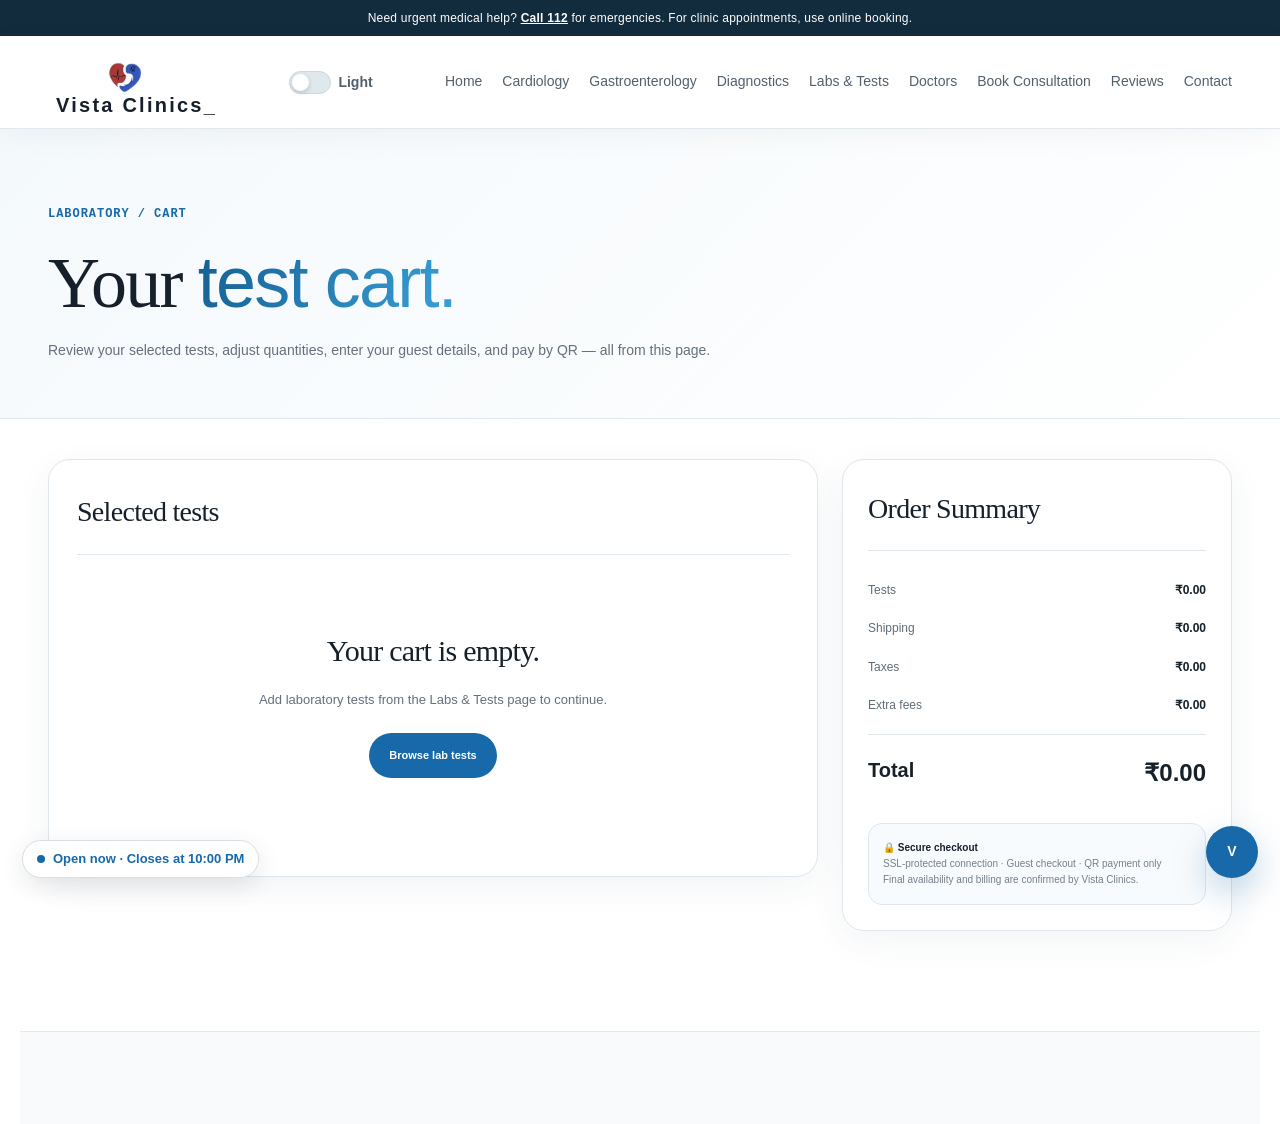
<file: cart.html>
<!doctype html><html lang="en"><head><meta charset="utf-8"><meta name="viewport" content="width=device-width,initial-scale=1"><title>Lab Cart | Vista Clinics</title><meta name="description" content="Review selected Vista Clinics laboratory tests and complete guest checkout."><link rel="stylesheet" href="assets/css/style.css"><style>
.cart-hero{background:linear-gradient(135deg,#f4f9fc,#fff);border-bottom:1px solid var(--line)}.cart-hero-inner{max-width:var(--max);margin:auto;padding:75px 28px 55px}.cart-hero h1{font-family:'Playfair Display',serif;font-size:clamp(46px,6vw,72px);font-weight:500;line-height:1.05;letter-spacing:-.035em;margin:0}.cart-hero p{color:var(--muted);max-width:680px;margin:18px 0 0}.cart-wrap{max-width:var(--max);margin:auto;padding:40px 28px 100px;display:grid;grid-template-columns:minmax(0,1fr) 390px;gap:24px;align-items:start}.cart-list,.summary{border:1px solid var(--line);border-radius:22px;background:#fff;box-shadow:0 10px 35px rgba(28,60,80,.06)}.cart-list{padding:28px}.cart-list h2,.payment h2{font-family:'Playfair Display',serif;font-size:28px;font-weight:500;margin:0 0 20px}.cart-list>h2{padding-bottom:18px;border-bottom:1px solid var(--line);margin-bottom:0}.cart-item{display:grid;grid-template-columns:100px minmax(0,1fr) auto;gap:18px;padding:22px 0;border-bottom:1px solid var(--line);align-items:center}.cart-item:first-of-type{padding-top:20px}.cart-item:last-child{border-bottom:0}.cart-item img{width:100px;height:86px;object-fit:cover;border-radius:14px;background:#eef4f8}.cart-item h3{font-family:'Playfair Display',serif;font-size:20px;font-weight:500;margin:0 0 6px}.cart-price{font-size:13px;font-weight:700}.qty{display:flex;align-items:center;gap:8px;margin-top:11px}.qty button{width:30px;height:30px;border:1px solid #b9cfdf;border-radius:50%;background:#fff;color:var(--blue);cursor:pointer;font-size:16px;line-height:1;transition:.2s}.qty button:hover{background:#f4f9fc;border-color:var(--blue)}.qty span{min-width:22px;text-align:center;font-size:12px;font-weight:800}.remove{border:0;background:none;color:#74808b;font-size:10px;cursor:pointer;margin-top:8px;padding:0}.remove:hover{color:var(--ink)}.item-total{font-size:15px;font-weight:800;white-space:nowrap}.guest{margin-top:28px;padding-top:28px;border-top:1px solid var(--line)}.guest-note{font-size:10px;color:#74808b;margin:-7px 0 20px}.form-grid{display:grid;grid-template-columns:1fr 1fr;gap:15px}.field{display:flex;flex-direction:column;gap:7px}.field.full{grid-column:1/-1}.field label{font-size:10px;font-weight:800;letter-spacing:.04em}.field input{border:1px solid #c5d5df;border-radius:12px;padding:13px 14px;background:#fff;outline:none;font:inherit;font-size:13px;transition:.2s}.field input:focus,.utr input:focus{border-color:var(--blue);box-shadow:0 0 0 3px rgba(23,105,170,.1)}.payment{margin-top:28px;padding-top:28px;border-top:1px solid var(--line)}.payment-method{display:flex;align-items:center;justify-content:space-between;border:1px solid #a9c8db;border-radius:15px;padding:15px 16px;margin-bottom:18px;background:#f8fbfd}.payment-method strong{font-size:12px}.payment-method span{font-size:10px;color:#74808b}.payment-method>strong:last-child{font-size:17px}.qr-box{border:1px dashed #9fb8c9;border-radius:18px;padding:24px;text-align:center;background:#f8fbfd}.qr-placeholder{width:210px;height:210px;margin:0 auto 15px;border-radius:12px;background:repeating-linear-gradient(45deg,#eef4f8 0 6px,#fff 6px 12px);display:grid;place-items:center;color:#61727f;font-size:11px;font-weight:800;line-height:1.5}.qr-box p{font-size:10px;color:#74808b;margin:6px auto;max-width:300px;line-height:1.6}.utr{margin-top:18px}.utr label{font-size:10px;font-weight:800;display:block;margin-bottom:7px}.utr input{width:100%;box-sizing:border-box;border:1px solid #c5d5df;border-radius:12px;padding:13px 14px;font-size:13px;transition:.2s}.utr small{display:block;color:#74808b;font-size:9px;margin-top:7px;line-height:1.5}.confirm-btn{width:100%;border:0;border-radius:999px;padding:17px;margin-top:20px;background:var(--blue);color:#fff;font-size:12px;font-weight:800;cursor:pointer;box-shadow:0 8px 20px rgba(23,105,170,.18);transition:.2s}.confirm-btn:hover{transform:translateY(-1px);box-shadow:0 11px 24px rgba(23,105,170,.25)}.secure{margin-top:16px;font-size:10px;line-height:1.65;color:#74808b}.secure strong{color:var(--ink)}.summary{padding:25px;position:sticky;top:24px}.summary h2{font-family:'Playfair Display',serif;font-size:28px;font-weight:500;margin:0 0 20px;padding-bottom:17px;border-bottom:1px solid var(--line)}.sum-row{display:flex;justify-content:space-between;gap:18px;padding:9px 0;font-size:12px;color:#5f6d78}.sum-row strong{color:var(--ink)}.sum-row.total{border-top:1px solid var(--line);margin-top:10px;padding-top:18px;font-size:20px;font-weight:800;color:var(--ink)}.sum-row.total strong{font-size:24px}.trust{margin-top:20px;padding:16px 14px;border:1px solid var(--line);border-radius:14px;background:#f8fbfd;font-size:10px;line-height:1.6;color:#74808b}.trust strong{color:var(--ink)}.empty{text-align:center;padding:70px 25px}.empty h2{font-family:'Playfair Display',serif;font-size:30px;font-weight:500;margin:0 0 10px}.empty p{color:var(--muted);font-size:13px;margin-bottom:22px}.empty a{display:inline-block;padding:13px 20px;border-radius:999px;background:var(--blue);color:#fff;font-size:11px;font-weight:800}.success{display:none;text-align:center;padding:50px 25px}.success.show{display:block}.success h2{font-family:'Playfair Display',serif;font-size:34px;font-weight:500;margin:0 0 10px}.success p{font-size:12px;color:var(--muted);line-height:1.7}.success strong{color:var(--ink)}.back{display:inline-block;margin-top:14px;padding:12px 18px;border-radius:999px;background:var(--blue);color:#fff;font-size:10px;font-weight:800}.hidden{display:none!important}@media(max-width:850px){.cart-wrap{grid-template-columns:1fr}.summary{position:static;order:-1}}@media(max-width:600px){.cart-hero-inner{padding:58px 22px 45px}.cart-wrap{padding:28px 22px 80px;gap:18px}.cart-list{padding:20px}.cart-list h2,.payment h2,.summary h2{font-size:25px}.cart-item{grid-template-columns:76px minmax(0,1fr);gap:13px}.cart-item img{width:76px;height:72px}.item-total{grid-column:2;font-size:14px}.summary{padding:20px}.summary h2{margin-bottom:14px}.form-grid{grid-template-columns:1fr}.field.full{grid-column:auto}.qr-placeholder{width:180px;height:180px}.confirm-btn{padding:16px}.sum-row.total strong{font-size:22px}}
</style></head><body data-page="cart"><header class="site-header"><a class="brand" href="index.html"><span>VISTA</span><small>CLINICS</small></a><button class="menu-toggle" aria-label="Open navigation" aria-expanded="false">☰</button><nav class="nav" aria-label="Main navigation"><a href="index.html">Home</a><a href="cardiology.html">Cardiology</a><a href="gastroenterology.html">Gastroenterology</a><a href="diagnostics.html">Diagnostics</a><a href="labs.html">Labs & Tests</a><a href="doctors.html">Doctors</a><a href="book-consultation.html">Book Consultation</a><a href="reviews.html">Reviews</a><a href="contact.html">Contact</a></nav></header><main><section class="cart-hero"><div class="cart-hero-inner"><div class="eyebrow">LABORATORY / CART</div><h1>Your <span class="gradient-text">test cart.</span></h1><p>Review your selected tests, adjust quantities, enter your guest details, and pay by QR — all from this page.</p></div></section><section class="cart-wrap"><div id="cart-main" class="cart-list"><h2>Selected tests</h2><div id="cart-items"></div><div id="guest-section" class="guest"><h2>Guest checkout</h2><p class="guest-note">No account is required. Your details are used only to process this lab booking.</p><form id="booking-form"><div class="form-grid"><div class="field"><label for="name">Full name</label><input id="name" required autocomplete="name"></div><div class="field"><label for="phone">Phone</label><input id="phone" required type="tel" autocomplete="tel"></div><div class="field full"><label for="email">Email</label><input id="email" required type="email" autocomplete="email"></div><div class="field"><label for="date">Preferred test date</label><input id="date" required type="date"></div><div class="field"><label for="notes">Notes (optional)</label><input id="notes" placeholder="Preparation or other note"></div></div><div class="payment"><h2>Payment</h2><div class="payment-method"><div><strong>UPI QR</strong><br><span>Only payment method available</span></div><strong>₹ <span id="pay-total">0.00</span></strong></div><div class="qr-box"><div class="qr-placeholder">VISTA CLINICS<br>PAYMENT QR<br>TO BE CONNECTED</div><strong>Scan the Vista Clinics payment QR</strong><p>After paying in your banking app, return here and enter the UTR shown in your payment confirmation.</p></div><div class="utr"><label for="utr">UPI Transaction ID / UTR</label><input id="utr" inputmode="numeric" autocomplete="off" maxlength="12" pattern="[0-9]{12}" placeholder="Enter last 12 digits" required><small>Enter exactly the last 12 digits of your UTR. This is used for manual payment matching.</small></div><button class="confirm-btn" type="submit">I Have Paid — Submit Booking</button><div class="secure">🔒 <strong>Secure checkout</strong><br>SSL-protected connection · Guest checkout · QR payment only<br>Payment is not automatically verified by this static website. Reception must match the UTR against the bank statement before confirming the booking.</div></div></form></div></div><div id="success" class="success"><h2>Booking submitted.</h2><p>Your lab booking has been recorded on this device as <strong>Pending payment verification</strong>.</p><p>UTR: <strong id="success-utr"></strong><br>Booking reference: <strong id="success-ref"></strong></p><p>Reception must verify the UTR against the bank statement. Once confirmed, the tests can be marked as booked.</p><a class="back" href="labs.html">Back to lab tests</a></div></div><aside class="summary"><h2>Order Summary</h2><div class="sum-row"><span>Tests</span><strong id="subtotal">₹0.00</strong></div><div class="sum-row"><span>Shipping</span><strong>₹0.00</strong></div><div class="sum-row"><span>Taxes</span><strong>₹0.00</strong></div><div class="sum-row"><span>Extra fees</span><strong>₹0.00</strong></div><div class="sum-row total"><span>Total</span><strong id="total">₹0.00</strong></div><div class="trust">🔒 <strong>Secure checkout</strong><br>SSL-protected connection · Guest checkout · QR payment only<br>Final availability and billing are confirmed by Vista Clinics.</div></aside></section></main><footer><div><a class="brand" href="index.html"><span>VISTA</span><small>CLINICS</small></a><p>Specialist care with clarity at every step.</p></div><div class="footer-links"><a href="contact.html">Contact</a><a href="labs.html">Labs & Tests</a><a href="cart.html">Cart</a></div><div class="footer-bottom">© 2026 Vista Clinics. All rights reserved.</div></footer><script src="assets/js/main.js"></script><script>
const list=document.getElementById('cart-items'),subtotal=document.getElementById('subtotal'),total=document.getElementById('total'),payTotal=document.getElementById('pay-total');const money=v=>'₹'+Number(v).toLocaleString('en-IN',{minimumFractionDigits:2,maximumFractionDigits:2});const read=()=>{try{return JSON.parse(localStorage.getItem('vistaLabCart')||'[]')}catch(e){return[]}};const save=c=>localStorage.setItem('vistaLabCart',JSON.stringify(c));const price=s=>Number(String(s).replace(/[^0-9.]/g,''));let sum=0;
function render(){const cart=read();list.innerHTML='';sum=0;if(!cart.length){list.innerHTML='<div class="empty"><h2>Your cart is empty.</h2><p>Add laboratory tests from the Labs & Tests page to continue.</p><a href="labs.html">Browse lab tests</a></div>';subtotal.textContent=money(0);total.textContent=money(0);payTotal.textContent='0.00';document.getElementById('guest-section').classList.add('hidden');return}document.getElementById('guest-section').classList.remove('hidden');cart.forEach((item,index)=>{const line=price(item.price)*item.quantity;sum+=line;const row=document.createElement('article');row.className='cart-item';row.innerHTML='<img src="'+item.image+'" alt="'+item.name.replace(/"/g,'&quot;')+'"><div><h3>'+item.name+'</h3><div class="cart-price">'+item.price+' each</div><div class="qty"><button type="button" data-act="minus">−</button><span>'+item.quantity+'</span><button type="button" data-act="plus">+</button></div><button class="remove" type="button">Remove</button></div><div class="item-total">'+money(line)+'</div>';row.querySelector('[data-act="minus"]').onclick=()=>change(index,-1);row.querySelector('[data-act="plus"]').onclick=()=>change(index,1);row.querySelector('.remove').onclick=()=>{const c=read();c.splice(index,1);save(c);render()};list.appendChild(row)});subtotal.textContent=money(sum);total.textContent=money(sum);payTotal.textContent=Number(sum).toLocaleString('en-IN',{minimumFractionDigits:2,maximumFractionDigits:2})}
function change(i,d){const c=read();c[i].quantity=Math.max(1,c[i].quantity+d);save(c);render()}render();document.getElementById('date').min=new Date().toISOString().slice(0,10);
document.getElementById('booking-form').addEventListener('submit',e=>{e.preventDefault();const utr=document.getElementById('utr').value.trim();if(!/^\d{12}$/.test(utr)){alert('Please enter exactly 12 digits from your UTR.');return}const cart=read();if(!cart.length){alert('Your cart is empty.');return}const booking={reference:'VISTA-'+Date.now().toString().slice(-8),status:'pending_verification',createdAt:new Date().toISOString(),patient:{name:document.getElementById('name').value.trim(),phone:document.getElementById('phone').value.trim(),email:document.getElementById('email').value.trim(),date:document.getElementById('date').value,notes:document.getElementById('notes').value.trim()},utr,total:sum,items:cart};localStorage.setItem('vistaLabBooking',JSON.stringify(booking));document.getElementById('success-utr').textContent=utr;document.getElementById('success-ref').textContent=booking.reference;document.getElementById('cart-main').classList.add('hidden');document.querySelector('.summary').classList.add('hidden');document.getElementById('success').classList.add('show');localStorage.removeItem('vistaLabCart')});
</script></body></html>
</file>
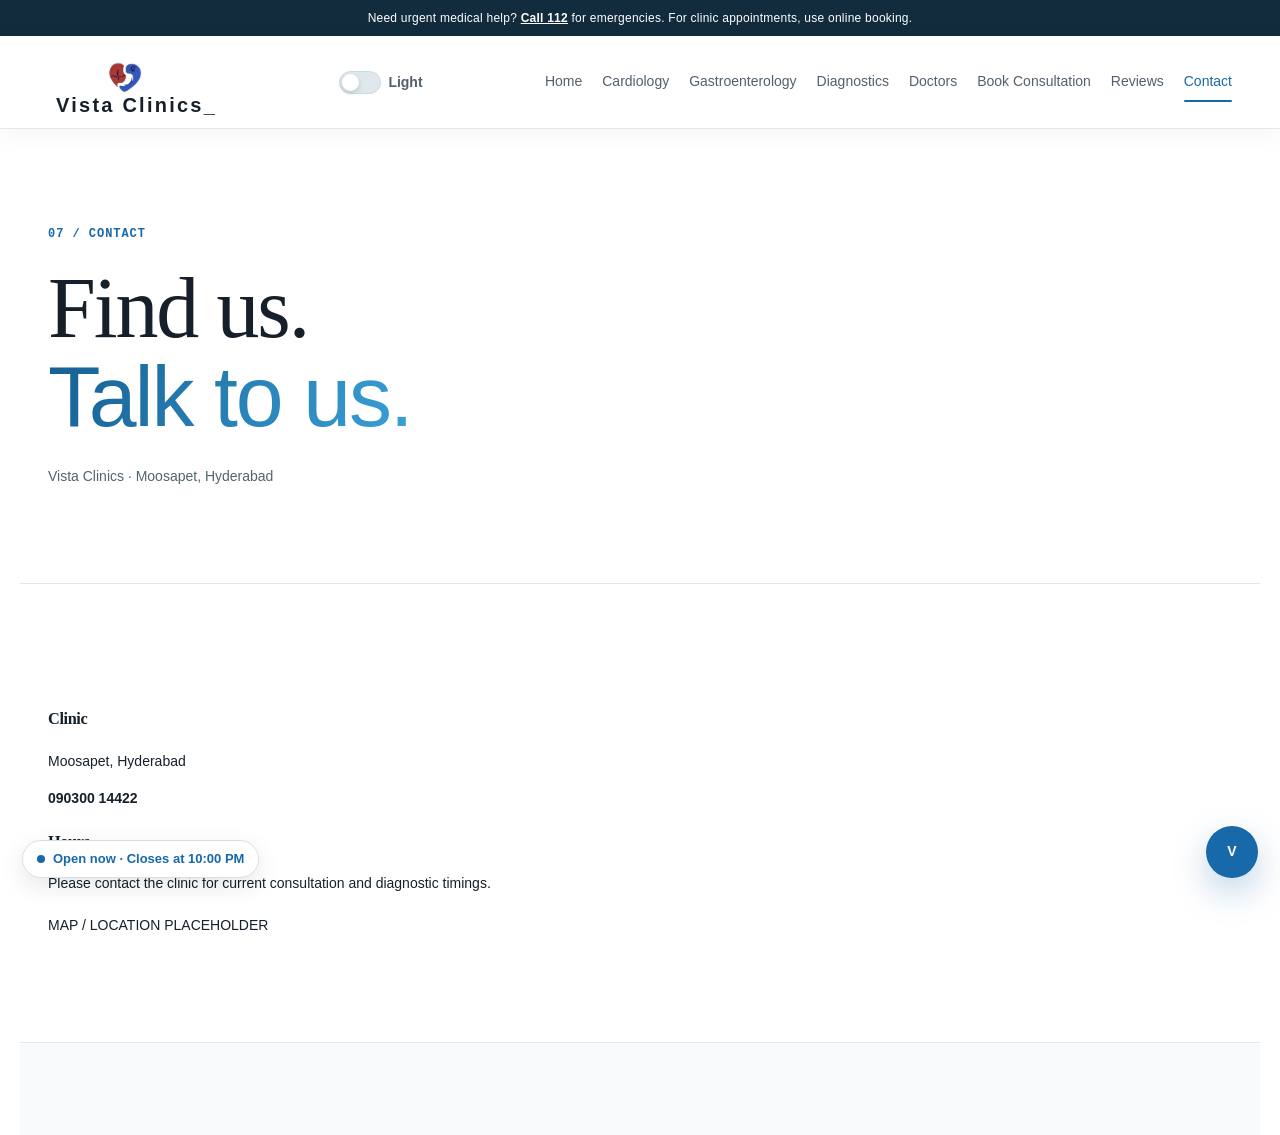
<file: contact.html>
<!doctype html><html lang="en"><head><meta charset="utf-8"><meta name="viewport" content="width=device-width,initial-scale=1"><title>Contact | Vista Clinics</title><meta name="description" content="Contact Vista Clinics in Moosapet, Hyderabad."><link rel="stylesheet" href="assets/css/style.css"></head><body data-page="contact"><header class="site-header"><a class="brand" href="index.html"><span>VISTA</span><small>CLINICS</small></a><button class="menu-toggle" aria-label="Open navigation" aria-expanded="false">☰</button><nav class="nav" aria-label="Main navigation"><a href="index.html">Home</a><a href="cardiology.html">Cardiology</a><a href="gastroenterology.html">Gastroenterology</a><a href="diagnostics.html">Diagnostics</a><a href="doctors.html">Doctors</a><a href="book-consultation.html">Book Consultation</a><a href="reviews.html">Reviews</a><a href="contact.html">Contact</a></nav></header><main><section class="page-hero"><div class="eyebrow">07 / CONTACT</div><h1>Find us.<br><span class="gradient-text">Talk to us.</span></h1><p>Vista Clinics · Moosapet, Hyderabad</p></section><section class="section"><div class="contact-grid"><article class="contact-card"><h3>Clinic</h3><p>Moosapet, Hyderabad</p><p><strong>090300 14422</strong></p></article><article class="contact-card"><h3>Hours</h3><p>Please contact the clinic for current consultation and diagnostic timings.</p></article></div><div class="map" style="margin-top:18px" aria-label="Map placeholder">MAP / LOCATION PLACEHOLDER</div></section></main><footer><div><a class="brand" href="index.html"><span>VISTA</span><small>CLINICS</small></a><p>Specialist care with clarity at every step.</p></div><div class="footer-links"><a href="reviews.html">Reviews</a><a href="book-consultation.html">Book</a></div><div class="footer-bottom">© 2026 Vista Clinics. All rights reserved.</div></footer><script src="assets/js/main.js"></script></body></html>
</file>
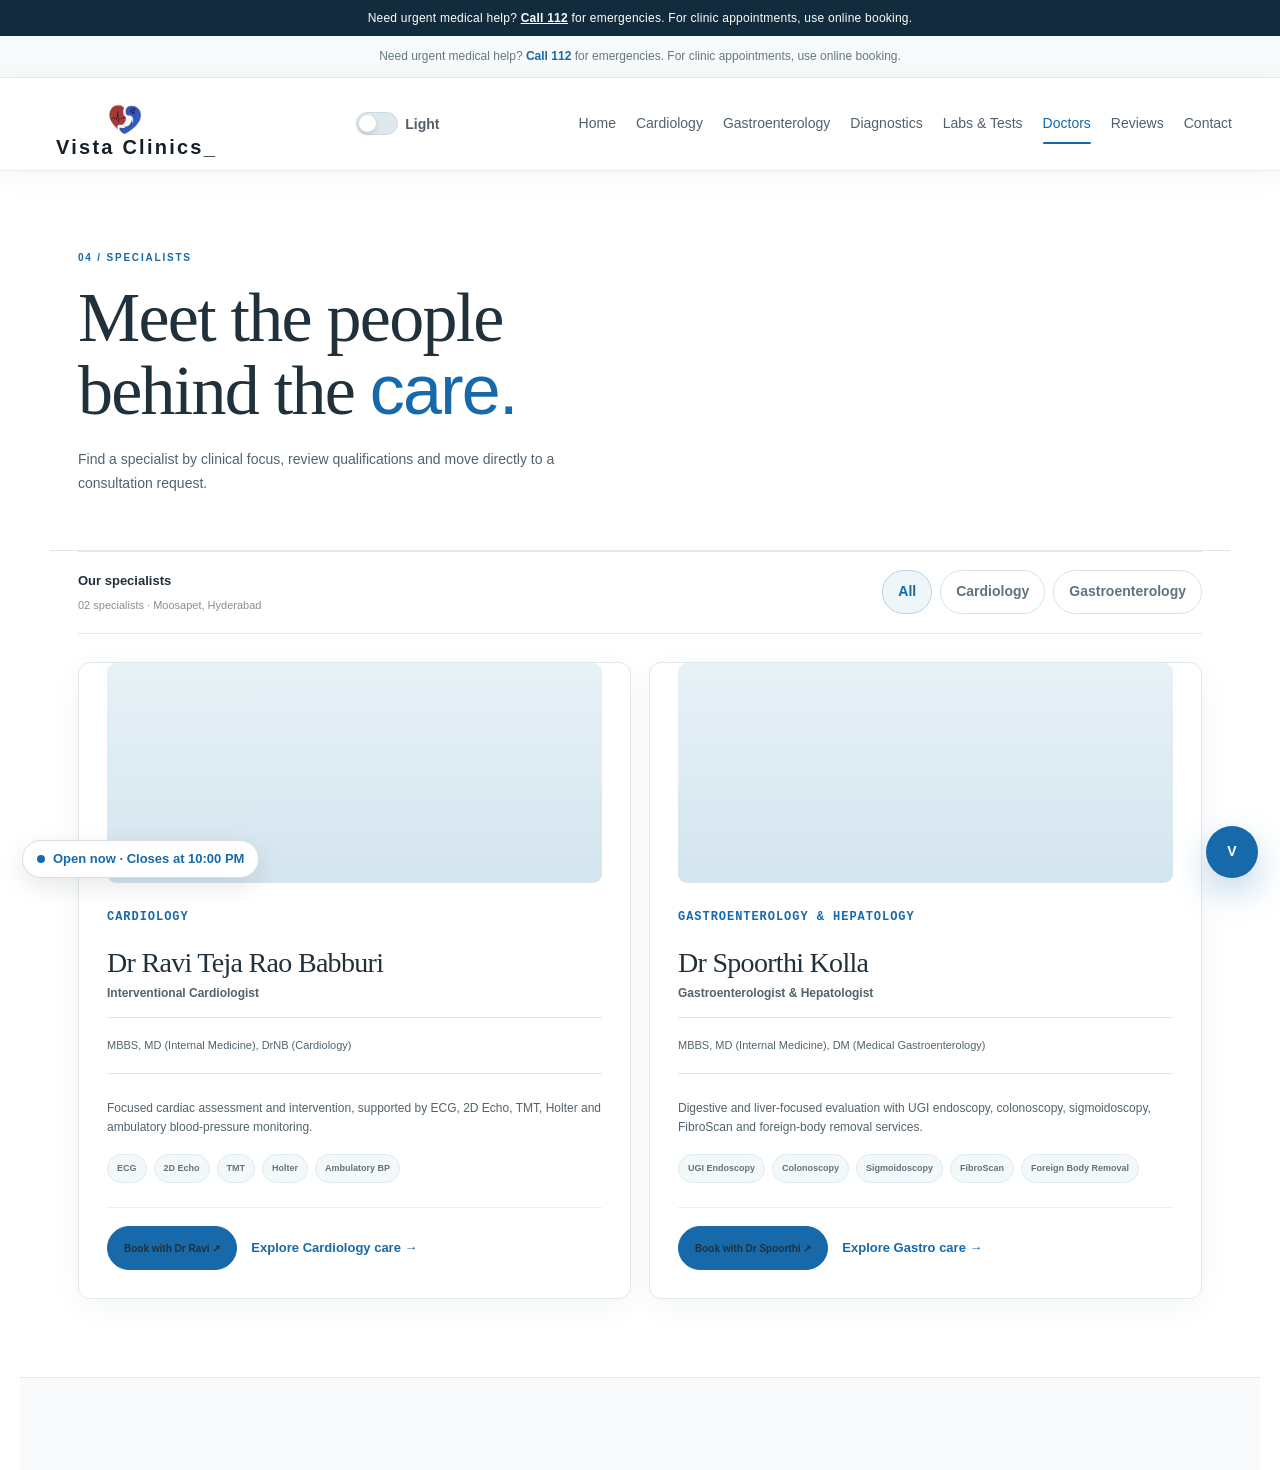
<file: doctors.html>
<!doctype html><html lang="en"><head><meta charset="utf-8"><meta name="viewport" content="width=device-width,initial-scale=1"><title>Doctors | Vista Clinics Hyderabad</title><meta name="description" content="Meet the specialist doctors at Vista Clinics in Moosapet, Hyderabad."><meta name="robots" content="index,follow"><meta name="theme-color" content="#1769aa"><link rel="canonical" href="https://shivampainuly.github.io/trial/doctors.html"><link rel="stylesheet" href="assets/css/style.css"><link rel="stylesheet" href="assets/css/doctors.css"><script type="application/ld+json">{"@context":"https://schema.org","@type":"MedicalClinic","name":"Vista Clinics","employee":[{"@type":"Physician","name":"Dr Ravi Teja Rao Babburi","medicalSpecialty":"Cardiology"},{"@type":"Physician","name":"Dr Spoorthi Kolla","medicalSpecialty":"Gastroenterology"}]}</script></head><body data-page="doctors"><div class="doctors-emergency">Need urgent medical help? <a href="tel:112">Call 112</a> for emergencies. For clinic appointments, use online booking.</div><header class="site-header"><a class="brand" href="index.html" aria-label="Vista Clinics home"><span>VISTA</span><small>CLINICS</small></a><button class="menu-toggle" aria-label="Open navigation" aria-expanded="false">☰</button><nav class="nav" aria-label="Main navigation"><a href="index.html">Home</a><a href="cardiology.html">Cardiology</a><a href="gastroenterology.html">Gastroenterology</a><a href="diagnostics.html">Diagnostics</a><a href="labs.html">Labs & Tests</a><a href="doctors.html">Doctors</a><a href="reviews.html">Reviews</a><a href="contact.html">Contact</a></nav></header><main><section class="page-hero"><div class="doctors-intro"><div class="doctors-eyebrow">04 / SPECIALISTS</div><h1>Meet the people<br>behind the <span>care.</span></h1><p>Find a specialist by clinical focus, review qualifications and move directly to a consultation request.</p></div></section><section class="doctors-directory"><div class="provider-tools"><div><strong>Our specialists</strong><span>02 specialists · Moosapet, Hyderabad</span></div><div class="provider-filters"><button class="active" type="button" data-filter="all">All</button><button type="button" data-filter="cardiology">Cardiology</button><button type="button" data-filter="gastro">Gastroenterology</button></div></div><div class="doctor-grid"><article class="provider-card" id="ravi" data-specialty="cardiology"><div class="eyebrow">CARDIOLOGY</div><h2>Dr Ravi Teja Rao Babburi</h2><p class="doctor-title">Interventional Cardiologist</p><div class="qual">MBBS, MD (Internal Medicine), DrNB (Cardiology)</div><p class="provider-bio">Focused cardiac assessment and intervention, supported by ECG, 2D Echo, TMT, Holter and ambulatory blood-pressure monitoring.</p><div class="tags"><span class="tag">ECG</span><span class="tag">2D Echo</span><span class="tag">TMT</span><span class="tag">Holter</span><span class="tag">Ambulatory BP</span></div><div class="provider-actions"><a class="btn" href="book-consultation.html?doctor=ravi">Book with Dr Ravi ↗</a><a class="text-link" href="cardiology.html">Explore Cardiology care →</a></div></article><article class="provider-card" id="spoorthi" data-specialty="gastro"><div class="eyebrow">GASTROENTEROLOGY & HEPATOLOGY</div><h2>Dr Spoorthi Kolla</h2><p class="doctor-title">Gastroenterologist & Hepatologist</p><div class="qual">MBBS, MD (Internal Medicine), DM (Medical Gastroenterology)</div><p class="provider-bio">Digestive and liver-focused evaluation with UGI endoscopy, colonoscopy, sigmoidoscopy, FibroScan and foreign-body removal services.</p><div class="tags"><span class="tag">UGI Endoscopy</span><span class="tag">Colonoscopy</span><span class="tag">Sigmoidoscopy</span><span class="tag">FibroScan</span><span class="tag">Foreign Body Removal</span></div><div class="provider-actions"><a class="btn" href="book-consultation.html?doctor=spoorthi">Book with Dr Spoorthi ↗</a><a class="text-link" href="gastroenterology.html">Explore Gastro care →</a></div></article></div></section></main><footer><div><a class="brand" href="index.html"><span>VISTA</span><small>CLINICS</small></a><p>Specialist care with clarity at every step.</p></div><div class="footer-links"><a href="contact.html">Contact</a><a href="reviews.html">Reviews</a><a href="about.html">About</a><a href="book-consultation.html">Book</a></div><div class="footer-bottom">© 2026 Vista Clinics. All rights reserved.</div></footer><script src="assets/js/main.js"></script><script>document.querySelectorAll('[data-filter]').forEach(b=>b.addEventListener('click',()=>{document.querySelectorAll('[data-filter]').forEach(x=>x.classList.remove('active'));b.classList.add('active');const f=b.dataset.filter;document.querySelectorAll('.provider-card').forEach(c=>c.hidden=f!=='all'&&c.dataset.specialty!==f)}));</script></body></html>
</file>
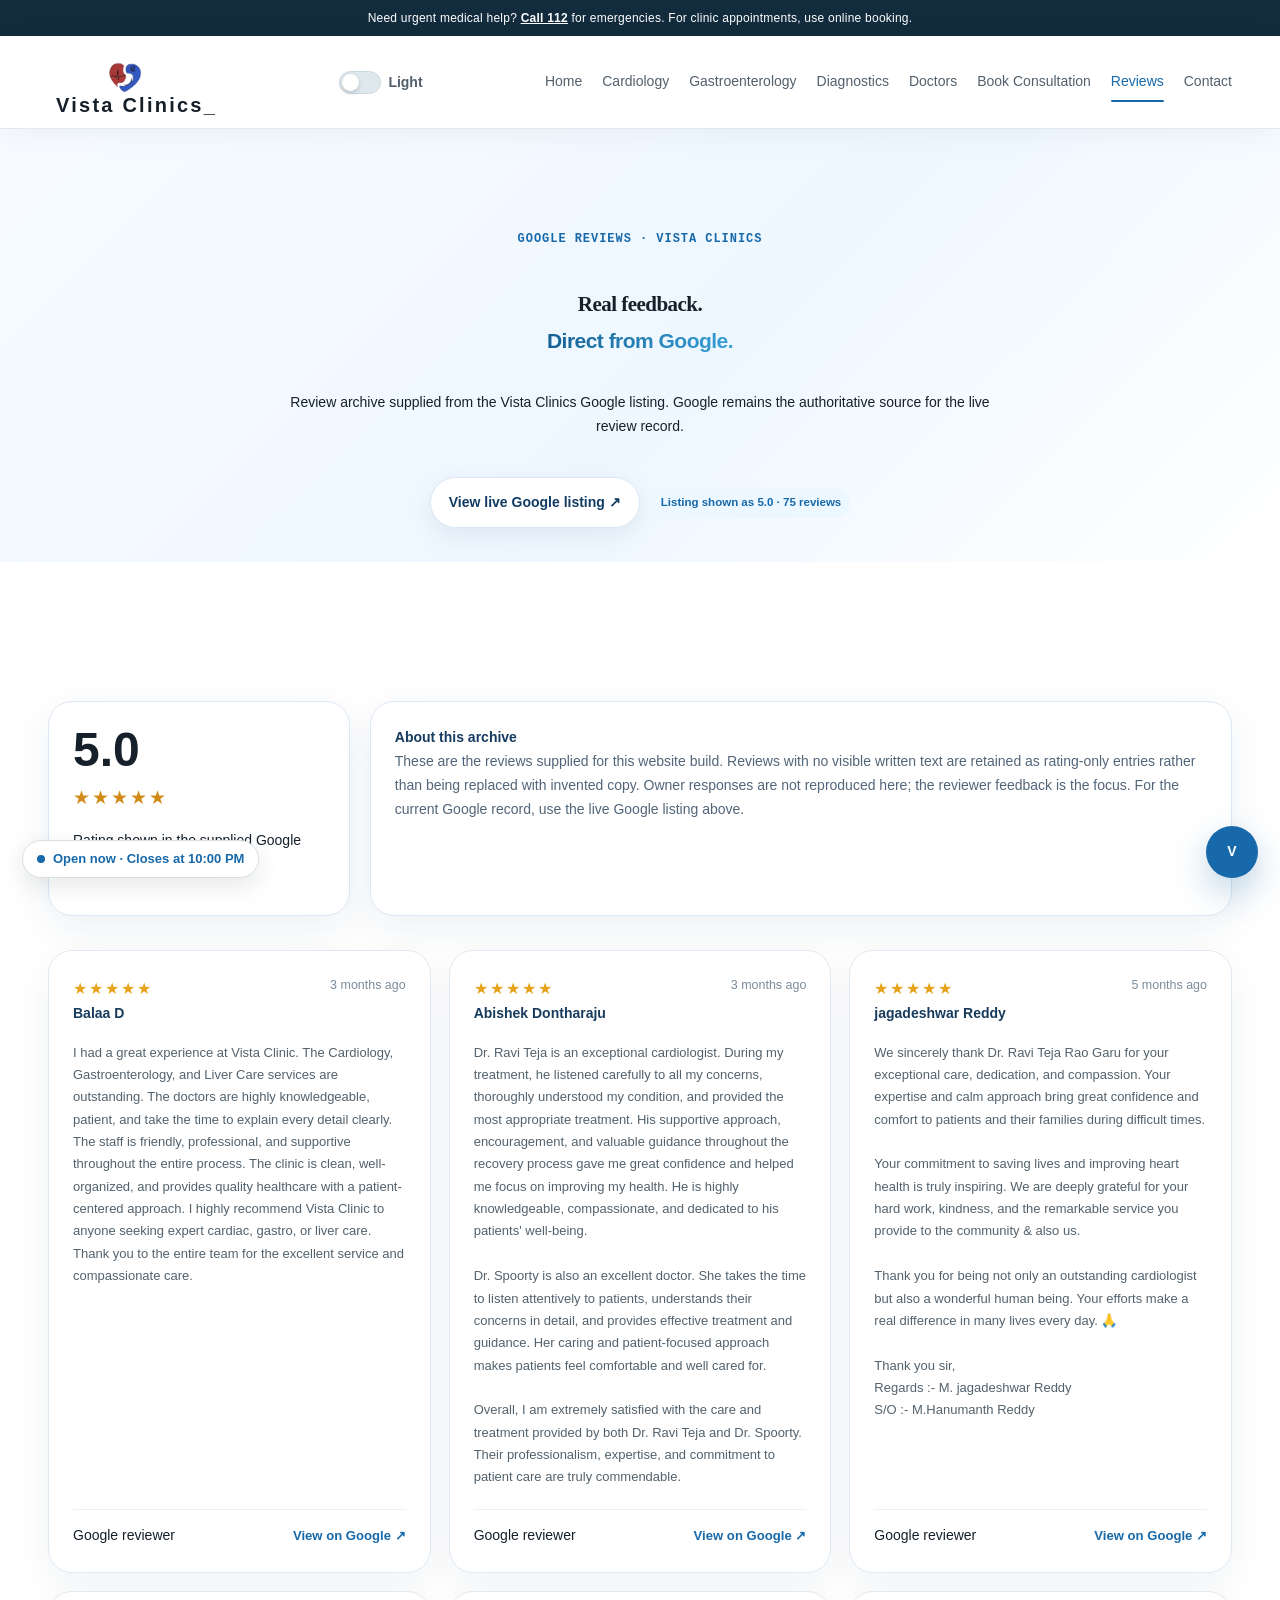
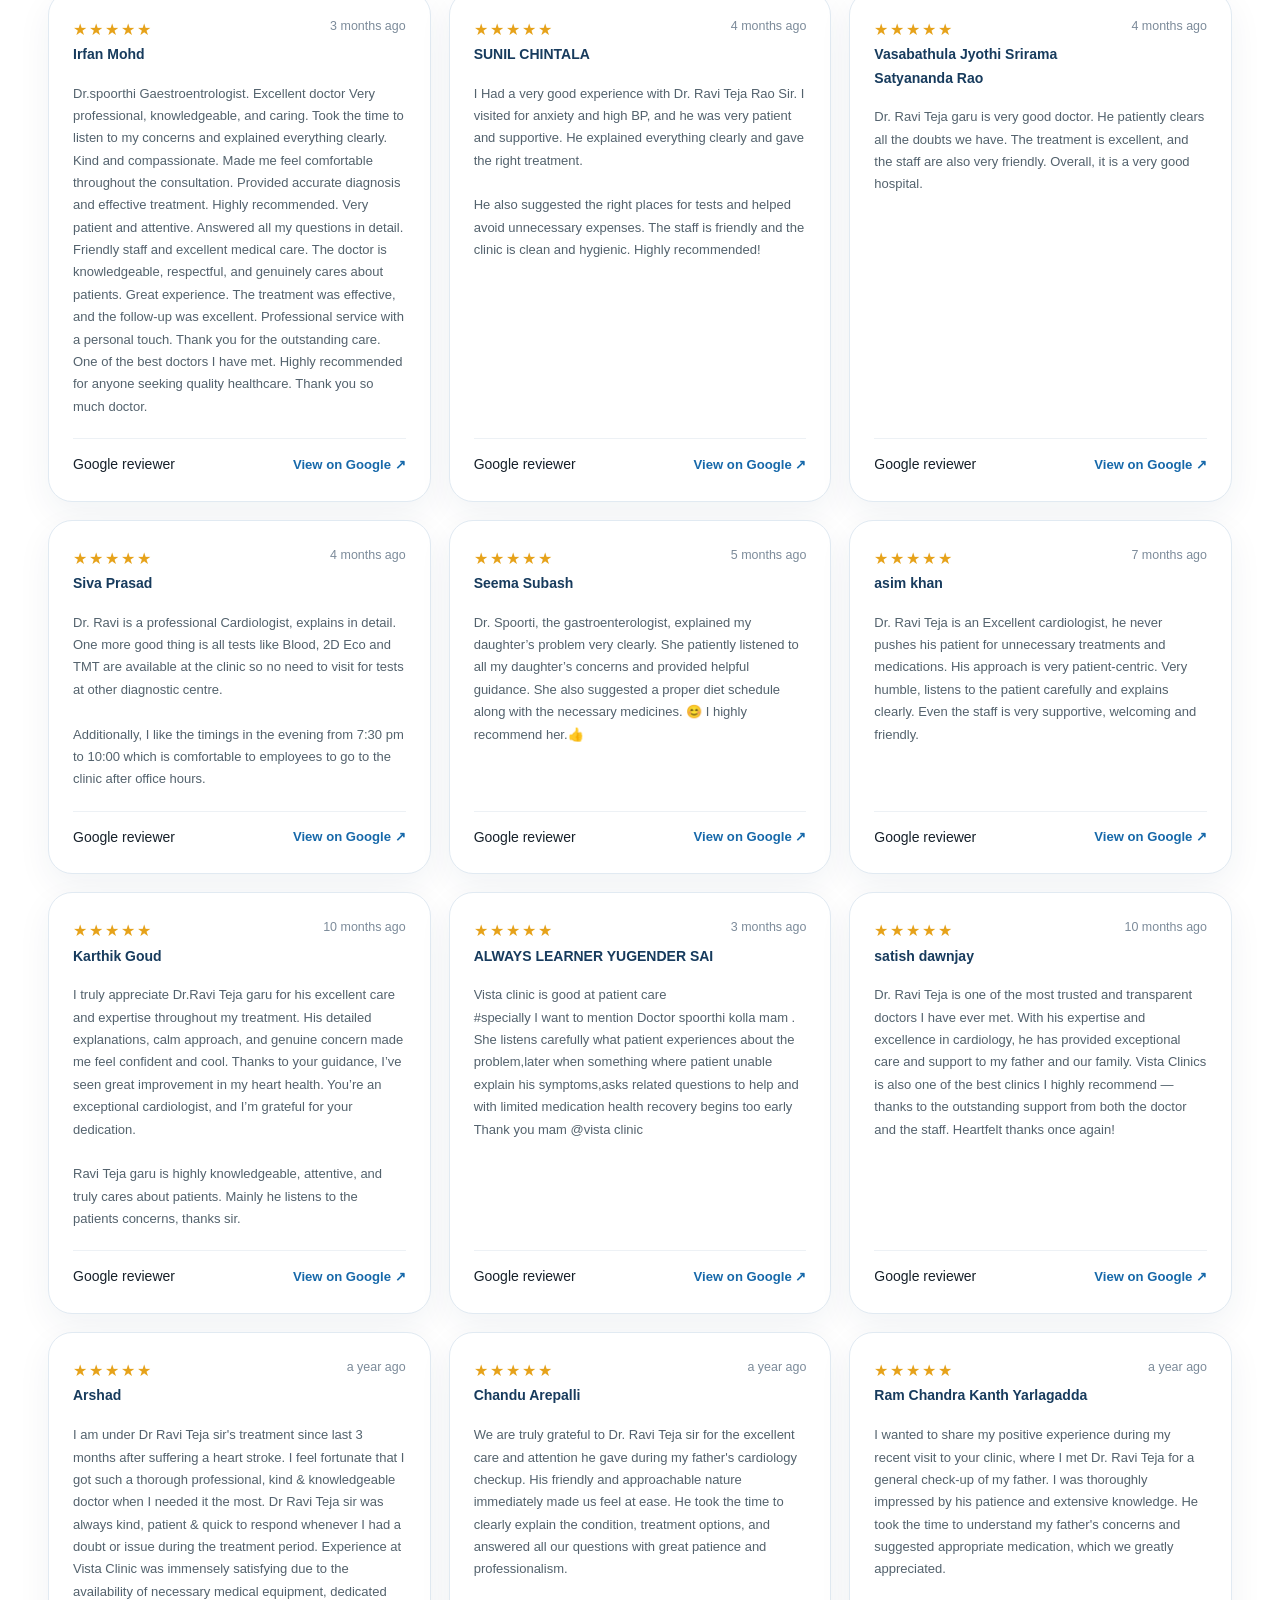
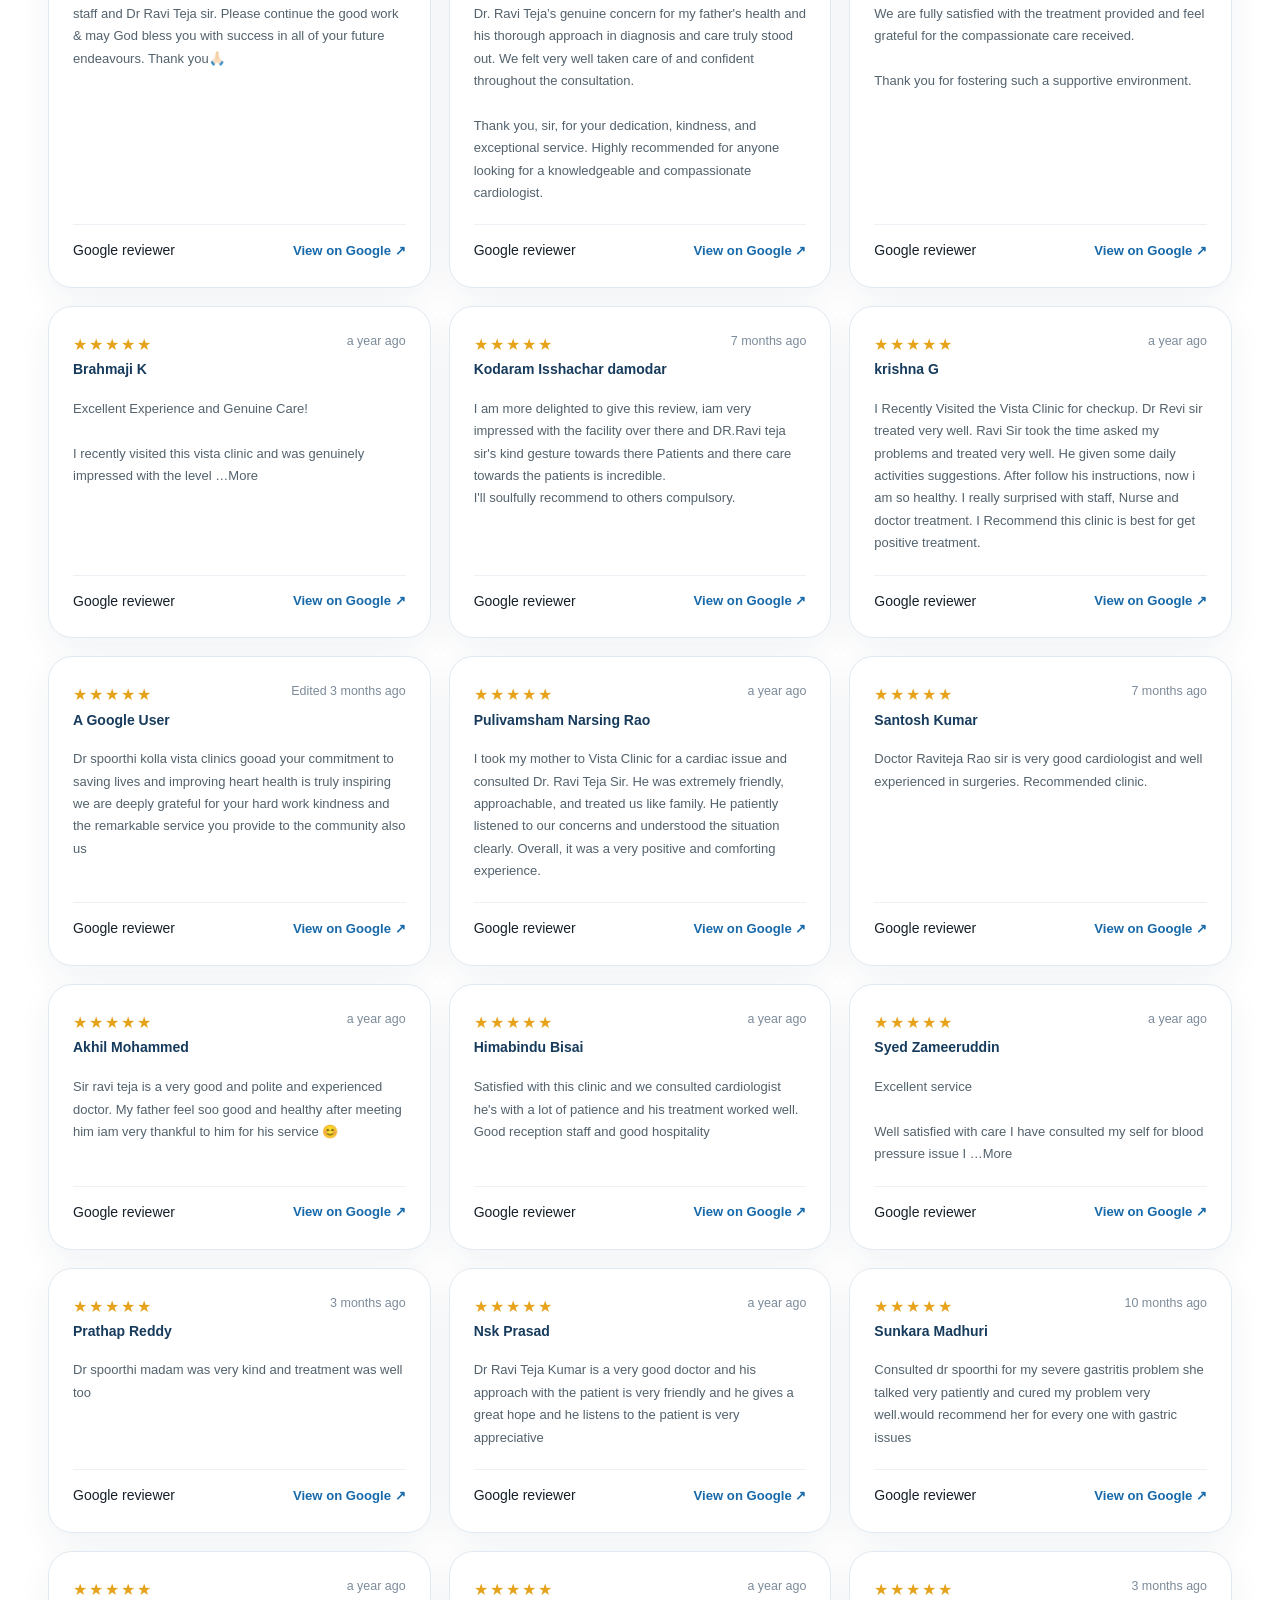
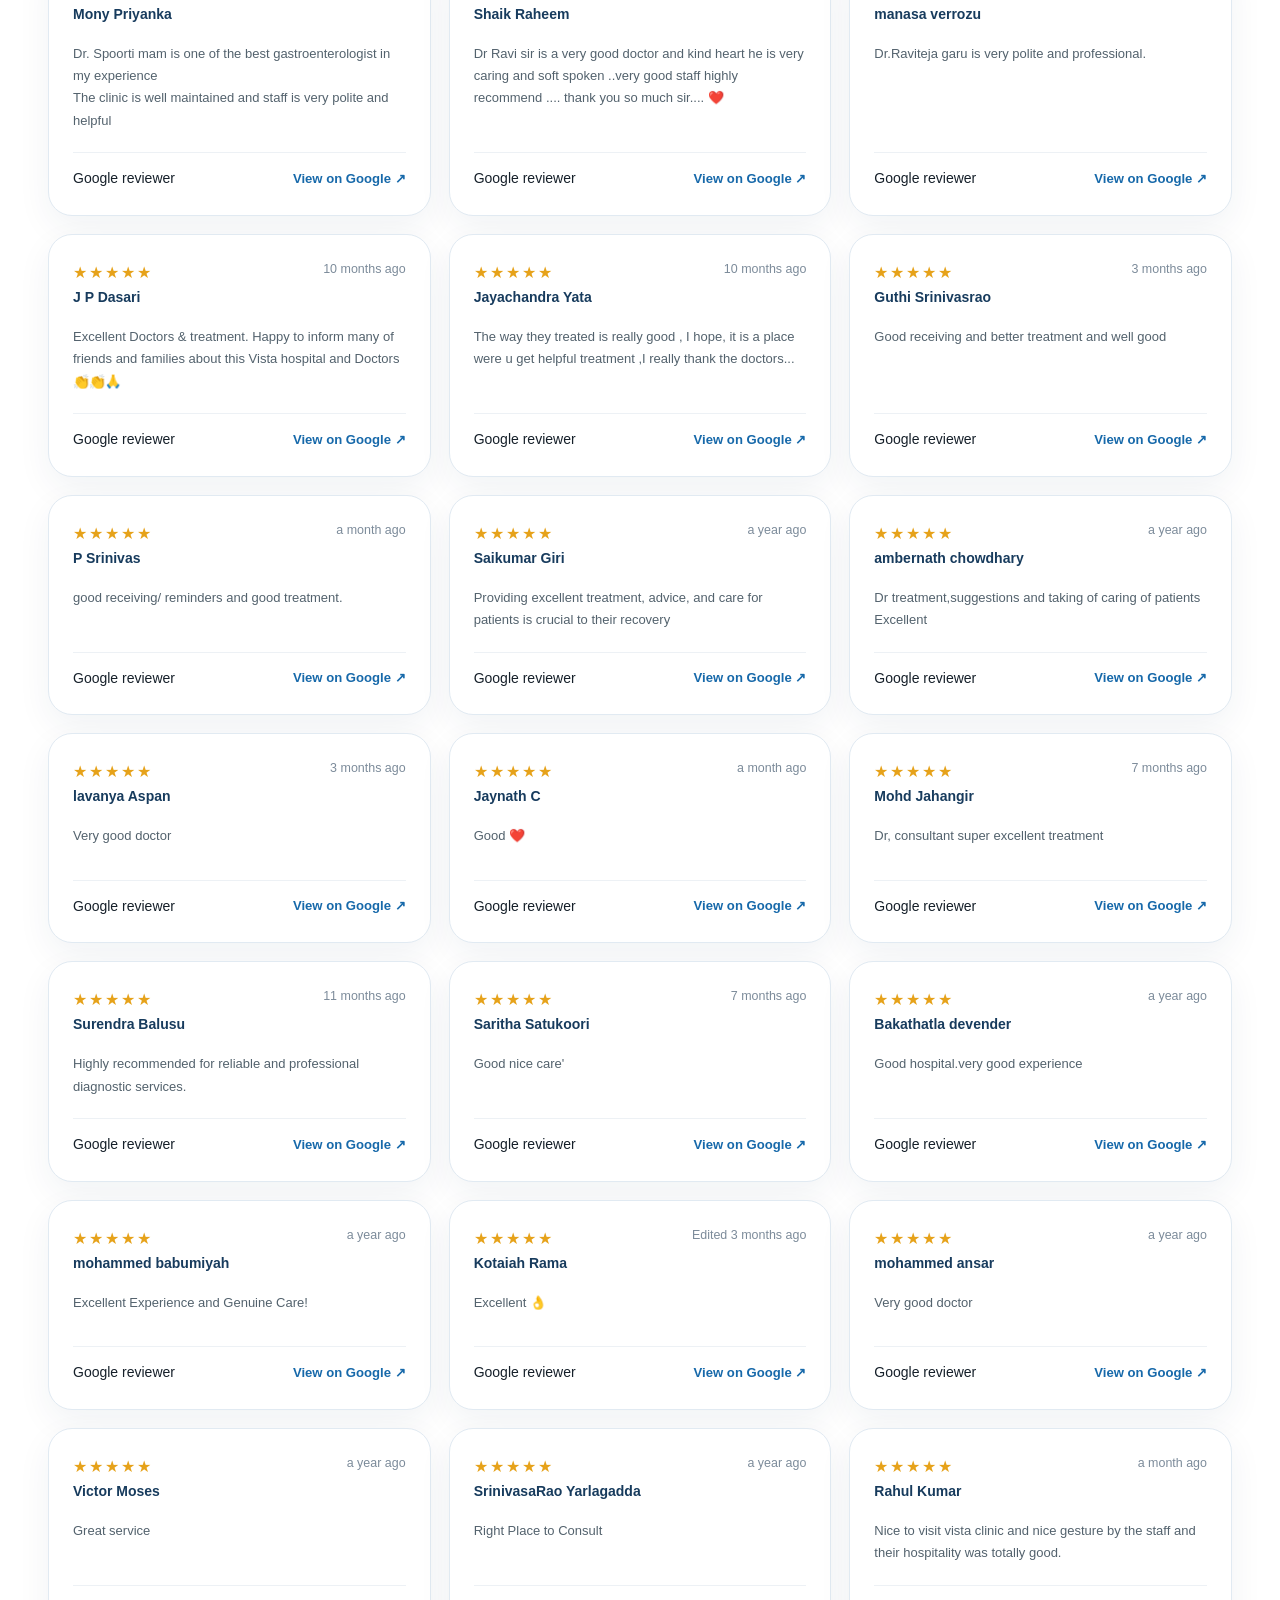
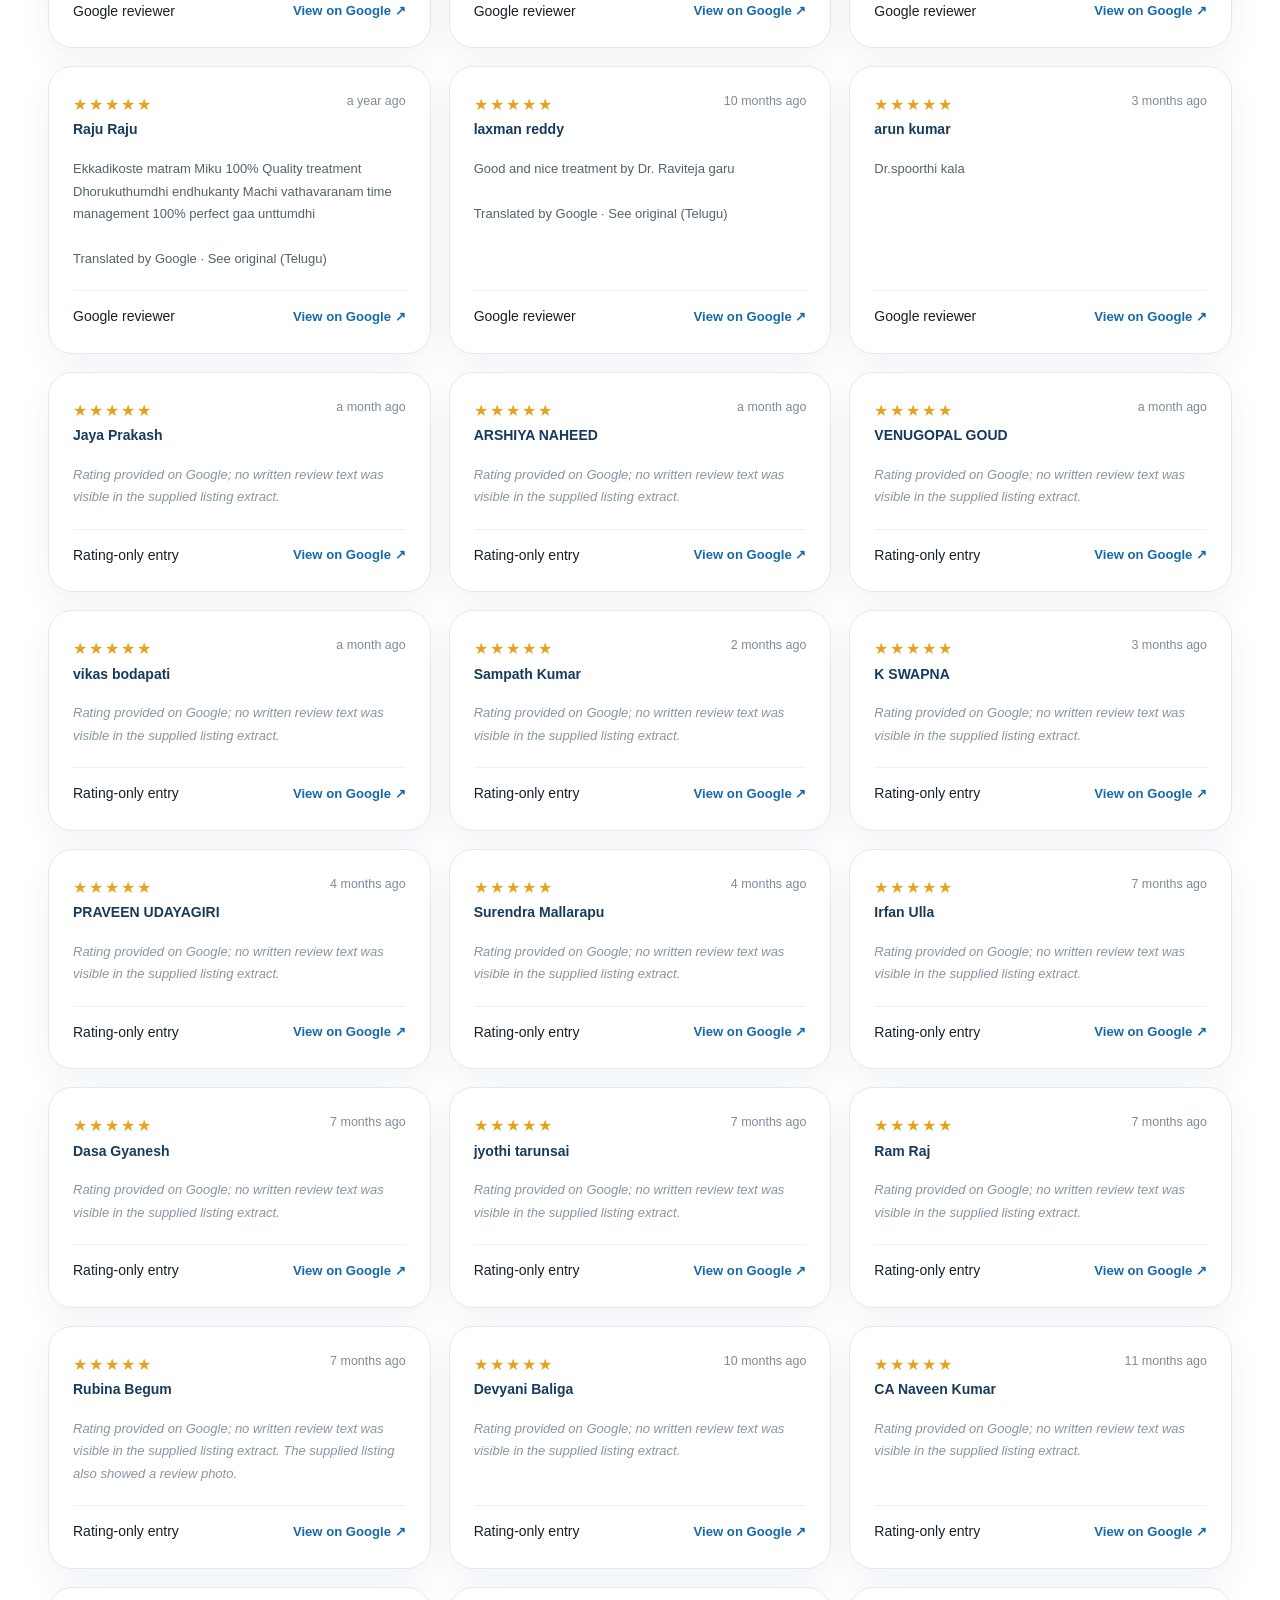
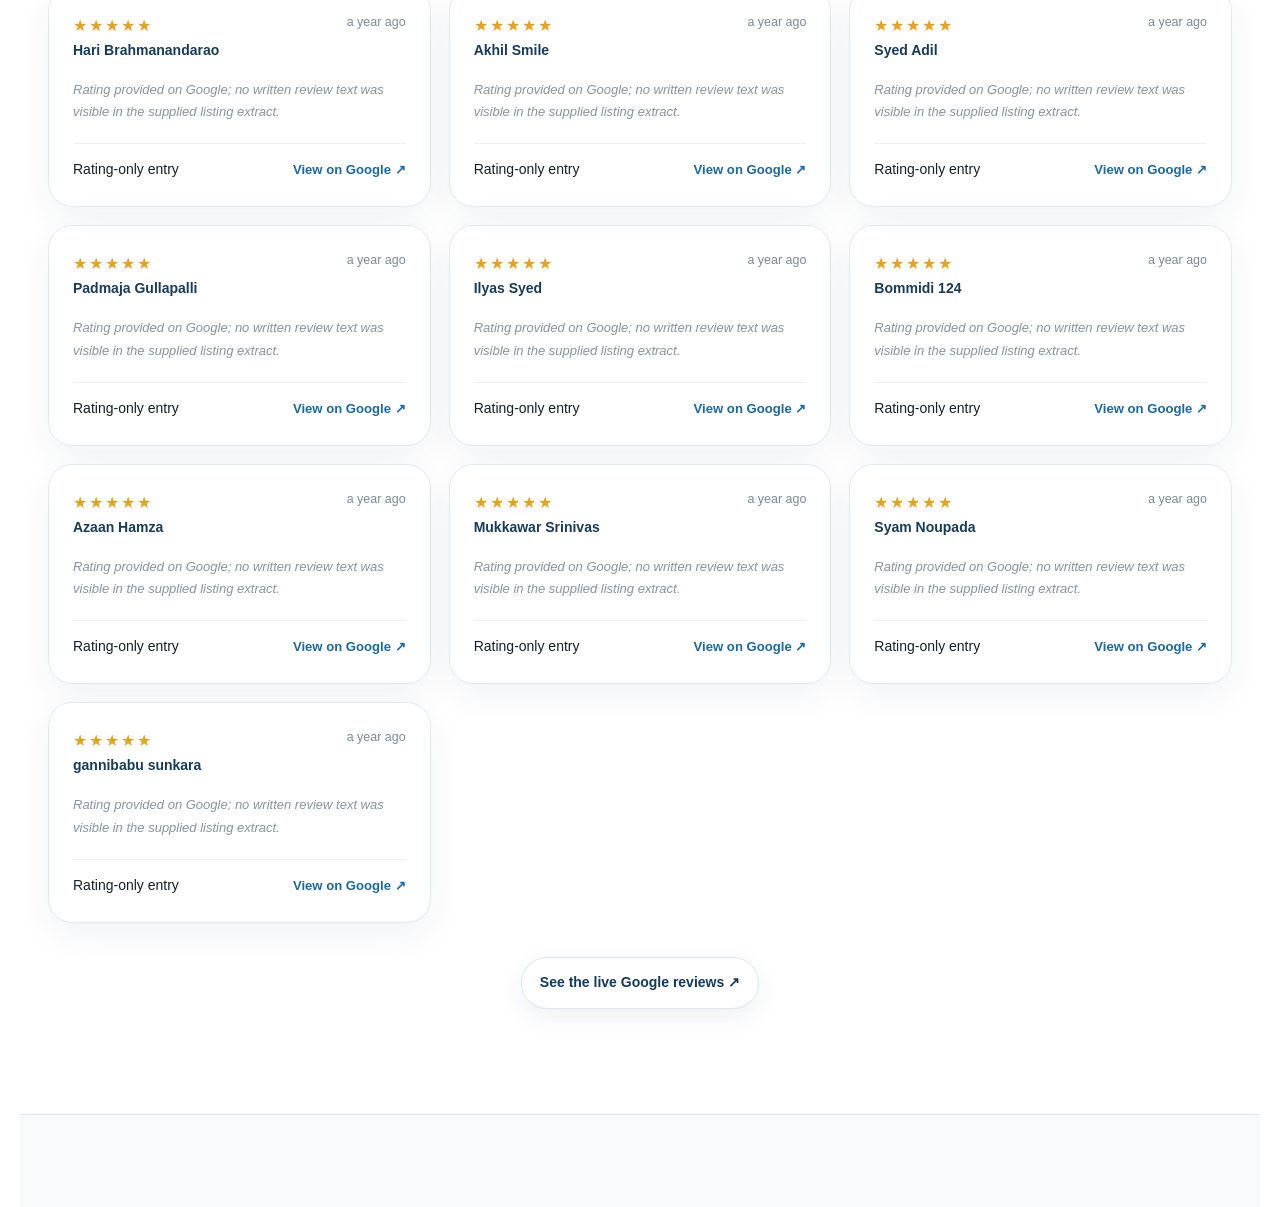
<file: reviews.html>
<!doctype html>
<html lang="en">
<head>
<meta charset="utf-8">
<meta name="viewport" content="width=device-width,initial-scale=1">
<title>Google Reviews | Vista Clinics</title>
<meta name="description" content="Google review archive for Vista Clinics, Hyderabad. Read patient feedback and visit Google for the live review listing.">
<link rel="canonical" href="https://shivampainuly.github.io/trial/reviews.html">
<link rel="stylesheet" href="assets/css/style.css">
<style>
.reviews-hero{padding:clamp(56px,8vw,100px) 0 34px;background:linear-gradient(135deg,#f7fbff 0%,#eef7ff 55%,#fff 100%)}
.review-source{display:flex;flex-wrap:wrap;gap:12px;align-items:center;margin-top:24px}.google-link{display:inline-flex;align-items:center;gap:9px;padding:13px 18px;border-radius:999px;background:#fff;border:1px solid #dbe7f3;color:#123b63;font-weight:700;text-decoration:none;box-shadow:0 8px 24px rgba(20,60,100,.08)}
.review-summary{display:grid;grid-template-columns:minmax(180px,.7fr) minmax(280px,2fr);gap:20px;margin:34px 0}.review-stat,.review-note{background:#fff;border:1px solid #dce8f3;border-radius:24px;padding:24px;box-shadow:0 14px 40px rgba(20,60,100,.07)}.review-stat strong{display:block;font-size:3rem;line-height:1;margin-bottom:8px}.review-stat .stars{font-size:1.2rem;letter-spacing:2px}.review-note p{margin:0;color:#536579;line-height:1.7}.review-note b{color:#163b60}
.review-grid{display:grid;grid-template-columns:repeat(3,minmax(0,1fr));gap:18px}.review-card{background:#fff;border:1px solid #e1eaf2;border-radius:24px;padding:24px;display:flex;flex-direction:column;min-height:210px;box-shadow:0 12px 35px rgba(17,51,84,.06);transition:transform .2s ease,box-shadow .2s ease}.review-card:hover{transform:translateY(-4px);box-shadow:0 18px 45px rgba(17,51,84,.1)}.review-card .stars{color:#e6a21a;letter-spacing:2px;font-size:1rem}.review-meta{display:flex;justify-content:space-between;gap:12px;align-items:start;margin-bottom:16px}.review-author{font-weight:800;color:#173b5d}.review-date{font-size:.78rem;color:#7c8b9a;white-space:nowrap}.review-text{margin:0;color:#40566c;line-height:1.72;flex:1}.review-text.empty{font-style:italic;color:#8795a3}.review-footer{margin-top:20px;padding-top:14px;border-top:1px solid #edf1f5;display:flex;justify-content:space-between;align-items:center;gap:12px}.review-footer a{font-size:.82rem;font-weight:700;color:#1769aa;text-decoration:none}.review-footer a:hover{text-decoration:underline}.badge{font-size:.72rem;padding:6px 9px;border-radius:999px;background:#edf7ff;color:#1769aa;font-weight:700}
@media(max-width:900px){.review-grid{grid-template-columns:repeat(2,minmax(0,1fr))}.review-summary{grid-template-columns:1fr}}@media(max-width:620px){.review-grid{grid-template-columns:1fr}.review-card{min-height:0}}

body[data-page="reviews"] .reviews-hero .container{text-align:center}body[data-page="reviews"] .reviews-hero h1{margin-left:auto;margin-right:auto}body[data-page="reviews"] .reviews-hero p{max-width:720px;margin-left:auto;margin-right:auto}body[data-page="reviews"] .review-source{justify-content:center}
</style>
</head>
<body data-page="reviews">
<header class="site-header"><a class="brand" href="index.html"><span>VISTA</span><small>CLINICS</small></a><button class="menu-toggle" aria-label="Open navigation" aria-expanded="false">☰</button><nav class="nav" aria-label="Main navigation"><a href="index.html">Home</a><a href="cardiology.html">Cardiology</a><a href="gastroenterology.html">Gastroenterology</a><a href="diagnostics.html">Diagnostics</a><a href="doctors.html">Doctors</a><a href="book-consultation.html">Book Consultation</a><a href="reviews.html">Reviews</a><a href="contact.html">Contact</a></nav></header>
<main>
<section class="reviews-hero"><div class="container"><div class="eyebrow">GOOGLE REVIEWS · VISTA CLINICS</div><h1>Real feedback.<br><span class="gradient-text">Direct from Google.</span></h1><p>Review archive supplied from the Vista Clinics Google listing. Google remains the authoritative source for the live review record.</p><div class="review-source"><a class="google-link" href="https://www.google.com/maps/search/?api=1&query=Vista+Clinics+Moosapet+Hyderabad" target="_blank" rel="noopener noreferrer">View live Google listing ↗</a><span class="badge">Listing shown as 5.0 · 75 reviews</span></div></div></section>
<section class="section"><div class="container">
<div class="review-summary"><div class="review-stat"><strong>5.0</strong><div class="stars">★★★★★</div><p>Rating shown in the supplied Google listing</p></div><div class="review-note"><p><b>About this archive</b><br>These are the reviews supplied for this website build. Reviews with no visible written text are retained as rating-only entries rather than being replaced with invented copy. Owner responses are not reproduced here; the reviewer feedback is the focus. For the current Google record, use the live Google listing above.</p></div></div>
<div class="review-grid">
<!-- Supplied Google review archive -->
<article class="review-card"><div class="review-meta"><div><div class="stars">★★★★★</div><div class="review-author">Balaa D</div></div><span class="review-date">3 months ago</span></div><p class="review-text">I had a great experience at Vista Clinic. The Cardiology, Gastroenterology, and Liver Care services are outstanding. The doctors are highly knowledgeable, patient, and take the time to explain every detail clearly. The staff is friendly, professional, and supportive throughout the entire process. The clinic is clean, well-organized, and provides quality healthcare with a patient-centered approach. I highly recommend Vista Clinic to anyone seeking expert cardiac, gastro, or liver care. Thank you to the entire team for the excellent service and compassionate care.</p><div class="review-footer"><span>Google reviewer</span><a href="https://www.google.com/maps/contrib/106017179031916283048/reviews?hl=en-GB" target="_blank" rel="noopener noreferrer">View on Google ↗</a></div></article>
<article class="review-card"><div class="review-meta"><div><div class="stars">★★★★★</div><div class="review-author">Abishek Dontharaju</div></div><span class="review-date">3 months ago</span></div><p class="review-text">Dr. Ravi Teja is an exceptional cardiologist. During my treatment, he listened carefully to all my concerns, thoroughly understood my condition, and provided the most appropriate treatment. His supportive approach, encouragement, and valuable guidance throughout the recovery process gave me great confidence and helped me focus on improving my health. He is highly knowledgeable, compassionate, and dedicated to his patients' well-being.<br><br>Dr. Spoorty is also an excellent doctor. She takes the time to listen attentively to patients, understands their concerns in detail, and provides effective treatment and guidance. Her caring and patient-focused approach makes patients feel comfortable and well cared for.<br><br>Overall, I am extremely satisfied with the care and treatment provided by both Dr. Ravi Teja and Dr. Spoorty. Their professionalism, expertise, and commitment to patient care are truly commendable.</p><div class="review-footer"><span>Google reviewer</span><a href="https://www.google.com/maps/contrib/107445661919505148875/reviews?hl=en-GB" target="_blank" rel="noopener noreferrer">View on Google ↗</a></div></article>
<article class="review-card"><div class="review-meta"><div><div class="stars">★★★★★</div><div class="review-author">jagadeshwar Reddy</div></div><span class="review-date">5 months ago</span></div><p class="review-text">We sincerely thank Dr. Ravi Teja Rao Garu for your exceptional care, dedication, and compassion. Your expertise and calm approach bring great confidence and comfort to patients and their families during difficult times.<br><br>Your commitment to saving lives and improving heart health is truly inspiring. We are deeply grateful for your hard work, kindness, and the remarkable service you provide to the community & also us.<br><br>Thank you for being not only an outstanding cardiologist but also a wonderful human being. Your efforts make a real difference in many lives every day. 🙏<br><br>Thank you sir,<br>Regards :- M. jagadeshwar Reddy<br>S/O :- M.Hanumanth Reddy</p><div class="review-footer"><span>Google reviewer</span><a href="https://www.google.com/maps/contrib/117443301034523371331/reviews?hl=en-GB" target="_blank" rel="noopener noreferrer">View on Google ↗</a></div></article>
<article class="review-card"><div class="review-meta"><div><div class="stars">★★★★★</div><div class="review-author">Irfan Mohd</div></div><span class="review-date">3 months ago</span></div><p class="review-text">Dr.spoorthi Gaestroentrologist. Excellent doctor Very professional, knowledgeable, and caring. Took the time to listen to my concerns and explained everything clearly. Kind and compassionate. Made me feel comfortable throughout the consultation. Provided accurate diagnosis and effective treatment. Highly recommended. Very patient and attentive. Answered all my questions in detail. Friendly staff and excellent medical care. The doctor is knowledgeable, respectful, and genuinely cares about patients. Great experience. The treatment was effective, and the follow-up was excellent. Professional service with a personal touch. Thank you for the outstanding care. One of the best doctors I have met. Highly recommended for anyone seeking quality healthcare. Thank you so much doctor.</p><div class="review-footer"><span>Google reviewer</span><a href="https://www.google.com/maps/contrib/112936327748351343521/reviews?hl=en-GB" target="_blank" rel="noopener noreferrer">View on Google ↗</a></div></article>
<article class="review-card"><div class="review-meta"><div><div class="stars">★★★★★</div><div class="review-author">SUNIL CHINTALA</div></div><span class="review-date">4 months ago</span></div><p class="review-text">I Had a very good experience with Dr. Ravi Teja Rao Sir. I visited for anxiety and high BP, and he was very patient and supportive. He explained everything clearly and gave the right treatment.<br><br>He also suggested the right places for tests and helped avoid unnecessary expenses. The staff is friendly and the clinic is clean and hygienic. Highly recommended!</p><div class="review-footer"><span>Google reviewer</span><a href="https://www.google.com/maps/contrib/118035546701532868757/reviews?hl=en-GB" target="_blank" rel="noopener noreferrer">View on Google ↗</a></div></article>
<article class="review-card"><div class="review-meta"><div><div class="stars">★★★★★</div><div class="review-author">Vasabathula Jyothi Srirama Satyananda Rao</div></div><span class="review-date">4 months ago</span></div><p class="review-text">Dr. Ravi Teja garu is very good doctor. He patiently clears all the doubts we have. The treatment is excellent, and the staff are also very friendly. Overall, it is a very good hospital.</p><div class="review-footer"><span>Google reviewer</span><a href="https://www.google.com/maps/contrib/105350563836693644475/reviews?hl=en-GB" target="_blank" rel="noopener noreferrer">View on Google ↗</a></div></article>
<article class="review-card"><div class="review-meta"><div><div class="stars">★★★★★</div><div class="review-author">Siva Prasad</div></div><span class="review-date">4 months ago</span></div><p class="review-text">Dr. Ravi is a professional Cardiologist, explains in detail. One more good thing is all tests like Blood, 2D Eco and TMT are available at the clinic so no need to visit for tests at other diagnostic centre.<br><br>Additionally, I like the timings in the evening from 7:30 pm to 10:00 which is comfortable to employees to go to the clinic after office hours.</p><div class="review-footer"><span>Google reviewer</span><a href="https://www.google.com/maps/contrib/102159537492206150303/reviews?hl=en-GB" target="_blank" rel="noopener noreferrer">View on Google ↗</a></div></article>
<article class="review-card"><div class="review-meta"><div><div class="stars">★★★★★</div><div class="review-author">Seema Subash</div></div><span class="review-date">5 months ago</span></div><p class="review-text">Dr. Spoorti, the gastroenterologist, explained my daughter’s problem very clearly. She patiently listened to all my daughter’s concerns and provided helpful guidance. She also suggested a proper diet schedule along with the necessary medicines. 😊 I highly recommend her.👍</p><div class="review-footer"><span>Google reviewer</span><a href="https://www.google.com/maps/contrib/116211634275255861928/reviews?hl=en-GB" target="_blank" rel="noopener noreferrer">View on Google ↗</a></div></article>
<article class="review-card"><div class="review-meta"><div><div class="stars">★★★★★</div><div class="review-author">asim khan</div></div><span class="review-date">7 months ago</span></div><p class="review-text">Dr. Ravi Teja is an Excellent cardiologist, he never pushes his patient for unnecessary treatments and medications. His approach is very patient-centric. Very humble, listens to the patient carefully and explains clearly. Even the staff is very supportive, welcoming and friendly.</p><div class="review-footer"><span>Google reviewer</span><a href="https://www.google.com/maps/contrib/104177592744317386465/reviews?hl=en-GB" target="_blank" rel="noopener noreferrer">View on Google ↗</a></div></article>
<article class="review-card"><div class="review-meta"><div><div class="stars">★★★★★</div><div class="review-author">Karthik Goud</div></div><span class="review-date">10 months ago</span></div><p class="review-text">I truly appreciate Dr.Ravi Teja garu for his excellent care and expertise throughout my treatment. His detailed explanations, calm approach, and genuine concern made me feel confident and cool. Thanks to your guidance, I’ve seen great improvement in my heart health. You’re an exceptional cardiologist, and I’m grateful for your dedication.<br><br>Ravi Teja garu is highly knowledgeable, attentive, and truly cares about patients. Mainly he listens to the patients concerns, thanks sir.</p><div class="review-footer"><span>Google reviewer</span><a href="https://www.google.com/maps/contrib/109182403783938529449/reviews?hl=en-GB" target="_blank" rel="noopener noreferrer">View on Google ↗</a></div></article>
<article class="review-card"><div class="review-meta"><div><div class="stars">★★★★★</div><div class="review-author">ALWAYS LEARNER YUGENDER SAI</div></div><span class="review-date">3 months ago</span></div><p class="review-text">Vista clinic is good at patient care<br>#specially I want to mention Doctor spoorthi kolla mam . She listens carefully what patient experiences about the problem,later when something where patient unable explain his symptoms,asks related questions to help and with limited medication health recovery begins too early<br>Thank you mam @vista clinic</p><div class="review-footer"><span>Google reviewer</span><a href="https://www.google.com/maps/contrib/104123460525591100722/reviews?hl=en-IN" target="_blank" rel="noopener noreferrer">View on Google ↗</a></div></article>
<article class="review-card"><div class="review-meta"><div><div class="stars">★★★★★</div><div class="review-author">satish dawnjay</div></div><span class="review-date">10 months ago</span></div><p class="review-text">Dr. Ravi Teja is one of the most trusted and transparent doctors I have ever met. With his expertise and excellence in cardiology, he has provided exceptional care and support to my father and our family. Vista Clinics is also one of the best clinics I highly recommend — thanks to the outstanding support from both the doctor and the staff. Heartfelt thanks once again!</p><div class="review-footer"><span>Google reviewer</span><a href="https://www.google.com/maps/contrib/111050521725864380331/reviews?hl=en-IN" target="_blank" rel="noopener noreferrer">View on Google ↗</a></div></article>
<article class="review-card"><div class="review-meta"><div><div class="stars">★★★★★</div><div class="review-author">Arshad</div></div><span class="review-date">a year ago</span></div><p class="review-text">I am under Dr Ravi Teja sir's treatment since last 3 months after suffering a heart stroke. I feel fortunate that I got such a thorough professional, kind & knowledgeable doctor when I needed it the most. Dr Ravi Teja sir was always kind, patient & quick to respond whenever I had a doubt or issue during the treatment period. Experience at Vista Clinic was immensely satisfying due to the availability of necessary medical equipment, dedicated staff and Dr Ravi Teja sir. Please continue the good work & may God bless you with success in all of your future endeavours. Thank you🙏🏻</p><div class="review-footer"><span>Google reviewer</span><a href="https://www.google.com/maps/contrib/106036046162542834873/reviews?hl=en-IN" target="_blank" rel="noopener noreferrer">View on Google ↗</a></div></article>
<article class="review-card"><div class="review-meta"><div><div class="stars">★★★★★</div><div class="review-author">Chandu Arepalli</div></div><span class="review-date">a year ago</span></div><p class="review-text">We are truly grateful to Dr. Ravi Teja sir for the excellent care and attention he gave during my father's cardiology checkup. His friendly and approachable nature immediately made us feel at ease. He took the time to clearly explain the condition, treatment options, and answered all our questions with great patience and professionalism.<br><br>Dr. Ravi Teja’s genuine concern for my father's health and his thorough approach in diagnosis and care truly stood out. We felt very well taken care of and confident throughout the consultation.<br><br>Thank you, sir, for your dedication, kindness, and exceptional service. Highly recommended for anyone looking for a knowledgeable and compassionate cardiologist.</p><div class="review-footer"><span>Google reviewer</span><a href="https://www.google.com/maps/contrib/108069697156812708029/reviews?hl=en-IN" target="_blank" rel="noopener noreferrer">View on Google ↗</a></div></article>
<article class="review-card"><div class="review-meta"><div><div class="stars">★★★★★</div><div class="review-author">Ram Chandra Kanth Yarlagadda</div></div><span class="review-date">a year ago</span></div><p class="review-text">I wanted to share my positive experience during my recent visit to your clinic, where I met Dr. Ravi Teja for a general check-up of my father. I was thoroughly impressed by his patience and extensive knowledge. He took the time to understand my father's concerns and suggested appropriate medication, which we greatly appreciated.<br><br>We are fully satisfied with the treatment provided and feel grateful for the compassionate care received.<br><br>Thank you for fostering such a supportive environment.</p><div class="review-footer"><span>Google reviewer</span><a href="https://www.google.com/maps/contrib/113374316737307483851/reviews?hl=en-IN" target="_blank" rel="noopener noreferrer">View on Google ↗</a></div></article>
<article class="review-card"><div class="review-meta"><div><div class="stars">★★★★★</div><div class="review-author">Brahmaji K</div></div><span class="review-date">a year ago</span></div><p class="review-text">Excellent Experience and Genuine Care!<br><br>I recently visited this vista clinic and was genuinely impressed with the level …More</p><div class="review-footer"><span>Google reviewer</span><a href="https://www.google.com/maps/contrib/101943768199259884253/reviews?hl=en-IN" target="_blank" rel="noopener noreferrer">View on Google ↗</a></div></article>
<article class="review-card"><div class="review-meta"><div><div class="stars">★★★★★</div><div class="review-author">Kodaram Isshachar damodar</div></div><span class="review-date">7 months ago</span></div><p class="review-text">I am more delighted to give this review, iam very impressed with the facility over there and DR.Ravi teja sir's kind gesture towards there Patients and there care towards the patients is incredible.<br>I'll soulfully recommend to others compulsory.</p><div class="review-footer"><span>Google reviewer</span><a href="https://www.google.com/maps/contrib/104320720767060622032/reviews?hl=en-IN" target="_blank" rel="noopener noreferrer">View on Google ↗</a></div></article>
<article class="review-card"><div class="review-meta"><div><div class="stars">★★★★★</div><div class="review-author">krishna G</div></div><span class="review-date">a year ago</span></div><p class="review-text">I Recently Visited the Vista Clinic for checkup. Dr Revi sir treated very well. Ravi Sir took the time asked my problems and treated very well. He given some daily activities suggestions. After follow his instructions, now i am so healthy. I really surprised with staff, Nurse and doctor treatment. I Recommend this clinic is best for get positive treatment.</p><div class="review-footer"><span>Google reviewer</span><a href="https://www.google.com/maps/contrib/109200278450671405809/reviews?hl=en-IN" target="_blank" rel="noopener noreferrer">View on Google ↗</a></div></article>
<article class="review-card"><div class="review-meta"><div><div class="stars">★★★★★</div><div class="review-author">A Google User</div></div><span class="review-date">Edited 3 months ago</span></div><p class="review-text">Dr spoorthi kolla vista clinics gooad your commitment to saving lives and improving heart health is truly inspiring we are deeply grateful for your hard work kindness and the remarkable service you provide to the community also us</p><div class="review-footer"><span>Google reviewer</span><a href="https://www.google.com/maps/contrib/118308617579302939436/reviews?hl=en-IN" target="_blank" rel="noopener noreferrer">View on Google ↗</a></div></article>
<article class="review-card"><div class="review-meta"><div><div class="stars">★★★★★</div><div class="review-author">Pulivamsham Narsing Rao</div></div><span class="review-date">a year ago</span></div><p class="review-text">I took my mother to Vista Clinic for a cardiac issue and consulted Dr. Ravi Teja Sir. He was extremely friendly, approachable, and treated us like family. He patiently listened to our concerns and understood the situation clearly. Overall, it was a very positive and comforting experience.</p><div class="review-footer"><span>Google reviewer</span><a href="https://www.google.com/maps/contrib/108415452628150508706/reviews?hl=en-IN" target="_blank" rel="noopener noreferrer">View on Google ↗</a></div></article>
<article class="review-card"><div class="review-meta"><div><div class="stars">★★★★★</div><div class="review-author">Santosh Kumar</div></div><span class="review-date">7 months ago</span></div><p class="review-text">Doctor Raviteja Rao sir is very good cardiologist and well experienced in surgeries. Recommended clinic.</p><div class="review-footer"><span>Google reviewer</span><a href="https://www.google.com/maps/contrib/112886486310902025041/reviews?hl=en-IN" target="_blank" rel="noopener noreferrer">View on Google ↗</a></div></article>
<article class="review-card"><div class="review-meta"><div><div class="stars">★★★★★</div><div class="review-author">Akhil Mohammed</div></div><span class="review-date">a year ago</span></div><p class="review-text">Sir ravi teja is a very good and polite and experienced doctor. My father feel soo good and healthy after meeting him iam very thankful to him for his service 😊</p><div class="review-footer"><span>Google reviewer</span><a href="https://www.google.com/maps/contrib/108564158365323479399/reviews?hl=en-IN" target="_blank" rel="noopener noreferrer">View on Google ↗</a></div></article>
<article class="review-card"><div class="review-meta"><div><div class="stars">★★★★★</div><div class="review-author">Himabindu Bisai</div></div><span class="review-date">a year ago</span></div><p class="review-text">Satisfied with this clinic and we consulted cardiologist he's with a lot of patience and his treatment worked well. Good reception staff and good hospitality</p><div class="review-footer"><span>Google reviewer</span><a href="https://www.google.com/maps/contrib/106827678975492637803/reviews?hl=en-IN" target="_blank" rel="noopener noreferrer">View on Google ↗</a></div></article>
<article class="review-card"><div class="review-meta"><div><div class="stars">★★★★★</div><div class="review-author">Syed Zameeruddin</div></div><span class="review-date">a year ago</span></div><p class="review-text">Excellent service<br><br>Well satisfied with care I have consulted my self for blood pressure issue I …More</p><div class="review-footer"><span>Google reviewer</span><a href="https://www.google.com/maps/contrib/117933506386658145089/reviews?hl=en-IN" target="_blank" rel="noopener noreferrer">View on Google ↗</a></div></article>
<article class="review-card"><div class="review-meta"><div><div class="stars">★★★★★</div><div class="review-author">Prathap Reddy</div></div><span class="review-date">3 months ago</span></div><p class="review-text">Dr spoorthi madam was very kind and treatment was well too</p><div class="review-footer"><span>Google reviewer</span><a href="https://www.google.com/maps/contrib/102178330164013067162/reviews?hl=en-IN" target="_blank" rel="noopener noreferrer">View on Google ↗</a></div></article>
<article class="review-card"><div class="review-meta"><div><div class="stars">★★★★★</div><div class="review-author">Nsk Prasad</div></div><span class="review-date">a year ago</span></div><p class="review-text">Dr Ravi Teja Kumar is a very good doctor and his approach with the patient is very friendly and he gives a great hope and he listens to the patient is very appreciative</p><div class="review-footer"><span>Google reviewer</span><a href="https://www.google.com/maps/contrib/112996472198824472651/reviews?hl=en-IN" target="_blank" rel="noopener noreferrer">View on Google ↗</a></div></article>
<article class="review-card"><div class="review-meta"><div><div class="stars">★★★★★</div><div class="review-author">Sunkara Madhuri</div></div><span class="review-date">10 months ago</span></div><p class="review-text">Consulted dr spoorthi for my severe gastritis problem she talked very patiently and cured my problem very well.would recommend her for every one with gastric issues</p><div class="review-footer"><span>Google reviewer</span><a href="https://www.google.com/maps/contrib/107876973288631932514/reviews?hl=en-IN" target="_blank" rel="noopener noreferrer">View on Google ↗</a></div></article>
<article class="review-card"><div class="review-meta"><div><div class="stars">★★★★★</div><div class="review-author">Mony Priyanka</div></div><span class="review-date">a year ago</span></div><p class="review-text">Dr. Spoorti mam is one of the best gastroenterologist in my experience<br>The clinic is well maintained and staff is very polite and helpful</p><div class="review-footer"><span>Google reviewer</span><a href="https://www.google.com/maps/contrib/111902893351508595493/reviews?hl=en-IN" target="_blank" rel="noopener noreferrer">View on Google ↗</a></div></article>
<article class="review-card"><div class="review-meta"><div><div class="stars">★★★★★</div><div class="review-author">Shaik Raheem</div></div><span class="review-date">a year ago</span></div><p class="review-text">Dr Ravi sir is a very good doctor and kind heart he is very caring and soft spoken ..very good staff highly recommend .... thank you so much sir.... ❤️</p><div class="review-footer"><span>Google reviewer</span><a href="https://www.google.com/maps/contrib/114517611616416399709/reviews?hl=en-IN" target="_blank" rel="noopener noreferrer">View on Google ↗</a></div></article>
<article class="review-card"><div class="review-meta"><div><div class="stars">★★★★★</div><div class="review-author">manasa verrozu</div></div><span class="review-date">3 months ago</span></div><p class="review-text">Dr.Raviteja garu is very polite and professional.</p><div class="review-footer"><span>Google reviewer</span><a href="https://www.google.com/maps/contrib/100997806098189487909/reviews?hl=en-IN" target="_blank" rel="noopener noreferrer">View on Google ↗</a></div></article>
<article class="review-card"><div class="review-meta"><div><div class="stars">★★★★★</div><div class="review-author">J P Dasari</div></div><span class="review-date">10 months ago</span></div><p class="review-text">Excellent Doctors & treatment. Happy to inform many of friends and families about this Vista hospital and Doctors 👏👏🙏</p><div class="review-footer"><span>Google reviewer</span><a href="https://www.google.com/maps/contrib/114734971760040040690/reviews?hl=en-IN" target="_blank" rel="noopener noreferrer">View on Google ↗</a></div></article>
<article class="review-card"><div class="review-meta"><div><div class="stars">★★★★★</div><div class="review-author">Jayachandra Yata</div></div><span class="review-date">10 months ago</span></div><p class="review-text">The way they treated is really good , I hope, it is a place were u get helpful treatment ,I really thank the doctors...</p><div class="review-footer"><span>Google reviewer</span><a href="https://www.google.com/maps/contrib/108125844117165917529/reviews?hl=en-IN" target="_blank" rel="noopener noreferrer">View on Google ↗</a></div></article>
<article class="review-card"><div class="review-meta"><div><div class="stars">★★★★★</div><div class="review-author">Guthi Srinivasrao</div></div><span class="review-date">3 months ago</span></div><p class="review-text">Good receiving and better treatment and well good</p><div class="review-footer"><span>Google reviewer</span><a href="https://www.google.com/maps/contrib/109546937239735239722/reviews?hl=en-IN" target="_blank" rel="noopener noreferrer">View on Google ↗</a></div></article>
<article class="review-card"><div class="review-meta"><div><div class="stars">★★★★★</div><div class="review-author">P Srinivas</div></div><span class="review-date">a month ago</span></div><p class="review-text">good receiving/ reminders and good treatment.</p><div class="review-footer"><span>Google reviewer</span><a href="https://www.google.com/maps/contrib/106806855087541721946/reviews?hl=en-IN" target="_blank" rel="noopener noreferrer">View on Google ↗</a></div></article>
<article class="review-card"><div class="review-meta"><div><div class="stars">★★★★★</div><div class="review-author">Saikumar Giri</div></div><span class="review-date">a year ago</span></div><p class="review-text">Providing excellent treatment, advice, and care for patients is crucial to their recovery</p><div class="review-footer"><span>Google reviewer</span><a href="https://www.google.com/maps/contrib/103487104608649854401/reviews?hl=en-IN" target="_blank" rel="noopener noreferrer">View on Google ↗</a></div></article>
<article class="review-card"><div class="review-meta"><div><div class="stars">★★★★★</div><div class="review-author">ambernath chowdhary</div></div><span class="review-date">a year ago</span></div><p class="review-text">Dr treatment,suggestions and taking of caring of patients Excellent</p><div class="review-footer"><span>Google reviewer</span><a href="https://www.google.com/maps/contrib/108250475534219281470/reviews?hl=en-IN" target="_blank" rel="noopener noreferrer">View on Google ↗</a></div></article>
<article class="review-card"><div class="review-meta"><div><div class="stars">★★★★★</div><div class="review-author">lavanya Aspan</div></div><span class="review-date">3 months ago</span></div><p class="review-text">Very good doctor</p><div class="review-footer"><span>Google reviewer</span><a href="https://www.google.com/maps/contrib/106027012900775554113/reviews?hl=en-IN" target="_blank" rel="noopener noreferrer">View on Google ↗</a></div></article>
<article class="review-card"><div class="review-meta"><div><div class="stars">★★★★★</div><div class="review-author">Jaynath C</div></div><span class="review-date">a month ago</span></div><p class="review-text">Good ❤️</p><div class="review-footer"><span>Google reviewer</span><a href="https://www.google.com/maps/contrib/102630290847042006249/reviews?hl=en-IN" target="_blank" rel="noopener noreferrer">View on Google ↗</a></div></article>
<article class="review-card"><div class="review-meta"><div><div class="stars">★★★★★</div><div class="review-author">Mohd Jahangir</div></div><span class="review-date">7 months ago</span></div><p class="review-text">Dr, consultant super excellent treatment</p><div class="review-footer"><span>Google reviewer</span><a href="https://www.google.com/maps/contrib/100546520017620389457/reviews?hl=en-IN" target="_blank" rel="noopener noreferrer">View on Google ↗</a></div></article>
<article class="review-card"><div class="review-meta"><div><div class="stars">★★★★★</div><div class="review-author">Surendra Balusu</div></div><span class="review-date">11 months ago</span></div><p class="review-text">Highly recommended for reliable and professional diagnostic services.</p><div class="review-footer"><span>Google reviewer</span><a href="https://www.google.com/maps/contrib/115129888512150420331/reviews?hl=en-IN" target="_blank" rel="noopener noreferrer">View on Google ↗</a></div></article>
<article class="review-card"><div class="review-meta"><div><div class="stars">★★★★★</div><div class="review-author">Saritha Satukoori</div></div><span class="review-date">7 months ago</span></div><p class="review-text">Good nice care'</p><div class="review-footer"><span>Google reviewer</span><a href="https://www.google.com/maps/contrib/115083445179816165564/reviews?hl=en-IN" target="_blank" rel="noopener noreferrer">View on Google ↗</a></div></article>
<article class="review-card"><div class="review-meta"><div><div class="stars">★★★★★</div><div class="review-author">Bakathatla devender</div></div><span class="review-date">a year ago</span></div><p class="review-text">Good hospital.very good experience</p><div class="review-footer"><span>Google reviewer</span><a href="https://www.google.com/maps/contrib/110630721768615861244/reviews?hl=en-IN" target="_blank" rel="noopener noreferrer">View on Google ↗</a></div></article>
<article class="review-card"><div class="review-meta"><div><div class="stars">★★★★★</div><div class="review-author">mohammed babumiyah</div></div><span class="review-date">a year ago</span></div><p class="review-text">Excellent Experience and Genuine Care!</p><div class="review-footer"><span>Google reviewer</span><a href="https://www.google.com/maps/contrib/116870299899802539023/reviews?hl=en-IN" target="_blank" rel="noopener noreferrer">View on Google ↗</a></div></article>
<article class="review-card"><div class="review-meta"><div><div class="stars">★★★★★</div><div class="review-author">Kotaiah Rama</div></div><span class="review-date">Edited 3 months ago</span></div><p class="review-text">Excellent 👌</p><div class="review-footer"><span>Google reviewer</span><a href="https://www.google.com/maps/contrib/105882209025122178193/reviews?hl=en-IN" target="_blank" rel="noopener noreferrer">View on Google ↗</a></div></article>
<article class="review-card"><div class="review-meta"><div><div class="stars">★★★★★</div><div class="review-author">mohammed ansar</div></div><span class="review-date">a year ago</span></div><p class="review-text">Very good doctor</p><div class="review-footer"><span>Google reviewer</span><a href="https://www.google.com/maps/contrib/107566661263024966190/reviews?hl=en-IN" target="_blank" rel="noopener noreferrer">View on Google ↗</a></div></article>
<article class="review-card"><div class="review-meta"><div><div class="stars">★★★★★</div><div class="review-author">Victor Moses</div></div><span class="review-date">a year ago</span></div><p class="review-text">Great service</p><div class="review-footer"><span>Google reviewer</span><a href="https://www.google.com/maps/contrib/109451269359045875248/reviews?hl=en-IN" target="_blank" rel="noopener noreferrer">View on Google ↗</a></div></article>
<article class="review-card"><div class="review-meta"><div><div class="stars">★★★★★</div><div class="review-author">SrinivasaRao Yarlagadda</div></div><span class="review-date">a year ago</span></div><p class="review-text">Right Place to Consult</p><div class="review-footer"><span>Google reviewer</span><a href="https://www.google.com/maps/contrib/100044384656897239971/reviews?hl=en-IN" target="_blank" rel="noopener noreferrer">View on Google ↗</a></div></article>
<article class="review-card"><div class="review-meta"><div><div class="stars">★★★★★</div><div class="review-author">Rahul Kumar</div></div><span class="review-date">a month ago</span></div><p class="review-text">Nice to visit vista clinic and nice gesture by the staff and their hospitality was totally good.</p><div class="review-footer"><span>Google reviewer</span><a href="https://www.google.com/maps/contrib/112445747809042985184/reviews?hl=en-IN" target="_blank" rel="noopener noreferrer">View on Google ↗</a></div></article>
<article class="review-card"><div class="review-meta"><div><div class="stars">★★★★★</div><div class="review-author">Raju Raju</div></div><span class="review-date">a year ago</span></div><p class="review-text">Ekkadikoste matram Miku 100% Quality treatment Dhorukuthumdhi endhukanty Machi vathavaranam time management 100% perfect gaa unttumdhi<br><br>Translated by Google · See original (Telugu)</p><div class="review-footer"><span>Google reviewer</span><a href="https://www.google.com/maps/contrib/110750828584278059495/reviews?hl=en-IN" target="_blank" rel="noopener noreferrer">View on Google ↗</a></div></article>
<article class="review-card"><div class="review-meta"><div><div class="stars">★★★★★</div><div class="review-author">laxman reddy</div></div><span class="review-date">10 months ago</span></div><p class="review-text">Good and nice treatment by Dr. Raviteja garu<br><br>Translated by Google · See original (Telugu)</p><div class="review-footer"><span>Google reviewer</span><a href="https://www.google.com/maps/contrib/104033900978107836273/reviews?hl=en-IN" target="_blank" rel="noopener noreferrer">View on Google ↗</a></div></article>
<article class="review-card"><div class="review-meta"><div><div class="stars">★★★★★</div><div class="review-author">arun kumar</div></div><span class="review-date">3 months ago</span></div><p class="review-text">Dr.spoorthi kala</p><div class="review-footer"><span>Google reviewer</span><a href="https://www.google.com/maps/contrib/109982355411711431382/reviews?hl=en-IN" target="_blank" rel="noopener noreferrer">View on Google ↗</a></div></article>
<article class="review-card"><div class="review-meta"><div><div class="stars">★★★★★</div><div class="review-author">Jaya Prakash</div></div><span class="review-date">a month ago</span></div><p class="review-text empty">Rating provided on Google; no written review text was visible in the supplied listing extract.</p><div class="review-footer"><span>Rating-only entry</span><a href="https://www.google.com/maps/contrib/110808179212245918692/reviews?hl=en-IN" target="_blank" rel="noopener noreferrer">View on Google ↗</a></div></article>
<article class="review-card"><div class="review-meta"><div><div class="stars">★★★★★</div><div class="review-author">ARSHIYA NAHEED</div></div><span class="review-date">a month ago</span></div><p class="review-text empty">Rating provided on Google; no written review text was visible in the supplied listing extract.</p><div class="review-footer"><span>Rating-only entry</span><a href="https://www.google.com/maps/contrib/116877810970422847094/reviews?hl=en-IN" target="_blank" rel="noopener noreferrer">View on Google ↗</a></div></article>
<article class="review-card"><div class="review-meta"><div><div class="stars">★★★★★</div><div class="review-author">VENUGOPAL GOUD</div></div><span class="review-date">a month ago</span></div><p class="review-text empty">Rating provided on Google; no written review text was visible in the supplied listing extract.</p><div class="review-footer"><span>Rating-only entry</span><a href="https://www.google.com/maps/contrib/106457171099674479817/reviews?hl=en-IN" target="_blank" rel="noopener noreferrer">View on Google ↗</a></div></article>
<article class="review-card"><div class="review-meta"><div><div class="stars">★★★★★</div><div class="review-author">vikas bodapati</div></div><span class="review-date">a month ago</span></div><p class="review-text empty">Rating provided on Google; no written review text was visible in the supplied listing extract.</p><div class="review-footer"><span>Rating-only entry</span><a href="https://www.google.com/maps/contrib/102763554656954952859/reviews?hl=en-IN" target="_blank" rel="noopener noreferrer">View on Google ↗</a></div></article>
<article class="review-card"><div class="review-meta"><div><div class="stars">★★★★★</div><div class="review-author">Sampath Kumar</div></div><span class="review-date">2 months ago</span></div><p class="review-text empty">Rating provided on Google; no written review text was visible in the supplied listing extract.</p><div class="review-footer"><span>Rating-only entry</span><a href="https://www.google.com/maps/contrib/104723610355290143789/reviews?hl=en-IN" target="_blank" rel="noopener noreferrer">View on Google ↗</a></div></article>
<article class="review-card"><div class="review-meta"><div><div class="stars">★★★★★</div><div class="review-author">K SWAPNA</div></div><span class="review-date">3 months ago</span></div><p class="review-text empty">Rating provided on Google; no written review text was visible in the supplied listing extract.</p><div class="review-footer"><span>Rating-only entry</span><a href="https://www.google.com/maps/contrib/115139091201181956663/reviews?hl=en-IN" target="_blank" rel="noopener noreferrer">View on Google ↗</a></div></article>
<article class="review-card"><div class="review-meta"><div><div class="stars">★★★★★</div><div class="review-author">PRAVEEN UDAYAGIRI</div></div><span class="review-date">4 months ago</span></div><p class="review-text empty">Rating provided on Google; no written review text was visible in the supplied listing extract.</p><div class="review-footer"><span>Rating-only entry</span><a href="https://www.google.com/maps/contrib/104991619538670461926/reviews?hl=en-IN" target="_blank" rel="noopener noreferrer">View on Google ↗</a></div></article>
<article class="review-card"><div class="review-meta"><div><div class="stars">★★★★★</div><div class="review-author">Surendra Mallarapu</div></div><span class="review-date">4 months ago</span></div><p class="review-text empty">Rating provided on Google; no written review text was visible in the supplied listing extract.</p><div class="review-footer"><span>Rating-only entry</span><a href="https://www.google.com/maps/contrib/110641796775505998848/reviews?hl=en-IN" target="_blank" rel="noopener noreferrer">View on Google ↗</a></div></article>
<article class="review-card"><div class="review-meta"><div><div class="stars">★★★★★</div><div class="review-author">Irfan Ulla</div></div><span class="review-date">7 months ago</span></div><p class="review-text empty">Rating provided on Google; no written review text was visible in the supplied listing extract.</p><div class="review-footer"><span>Rating-only entry</span><a href="https://www.google.com/maps/contrib/113197220241096232295/reviews?hl=en-IN" target="_blank" rel="noopener noreferrer">View on Google ↗</a></div></article>
<article class="review-card"><div class="review-meta"><div><div class="stars">★★★★★</div><div class="review-author">Dasa Gyanesh</div></div><span class="review-date">7 months ago</span></div><p class="review-text empty">Rating provided on Google; no written review text was visible in the supplied listing extract.</p><div class="review-footer"><span>Rating-only entry</span><a href="https://www.google.com/maps/contrib/100516472713797838555/reviews?hl=en-IN" target="_blank" rel="noopener noreferrer">View on Google ↗</a></div></article>
<article class="review-card"><div class="review-meta"><div><div class="stars">★★★★★</div><div class="review-author">jyothi tarunsai</div></div><span class="review-date">7 months ago</span></div><p class="review-text empty">Rating provided on Google; no written review text was visible in the supplied listing extract.</p><div class="review-footer"><span>Rating-only entry</span><a href="https://www.google.com/maps/contrib/114540777294314623429/reviews?hl=en-IN" target="_blank" rel="noopener noreferrer">View on Google ↗</a></div></article>
<article class="review-card"><div class="review-meta"><div><div class="stars">★★★★★</div><div class="review-author">Ram Raj</div></div><span class="review-date">7 months ago</span></div><p class="review-text empty">Rating provided on Google; no written review text was visible in the supplied listing extract.</p><div class="review-footer"><span>Rating-only entry</span><a href="https://www.google.com/maps/contrib/104920454156549538329/reviews?hl=en-IN" target="_blank" rel="noopener noreferrer">View on Google ↗</a></div></article>
<article class="review-card"><div class="review-meta"><div><div class="stars">★★★★★</div><div class="review-author">Rubina Begum</div></div><span class="review-date">7 months ago</span></div><p class="review-text empty">Rating provided on Google; no written review text was visible in the supplied listing extract. The supplied listing also showed a review photo.</p><div class="review-footer"><span>Rating-only entry</span><a href="https://www.google.com/maps/contrib/118298028160466872873/reviews?hl=en-IN" target="_blank" rel="noopener noreferrer">View on Google ↗</a></div></article>
<article class="review-card"><div class="review-meta"><div><div class="stars">★★★★★</div><div class="review-author">Devyani Baliga</div></div><span class="review-date">10 months ago</span></div><p class="review-text empty">Rating provided on Google; no written review text was visible in the supplied listing extract.</p><div class="review-footer"><span>Rating-only entry</span><a href="https://www.google.com/maps/contrib/114033112994876050986/reviews?hl=en-IN" target="_blank" rel="noopener noreferrer">View on Google ↗</a></div></article>
<article class="review-card"><div class="review-meta"><div><div class="stars">★★★★★</div><div class="review-author">CA Naveen Kumar</div></div><span class="review-date">11 months ago</span></div><p class="review-text empty">Rating provided on Google; no written review text was visible in the supplied listing extract.</p><div class="review-footer"><span>Rating-only entry</span><a href="https://www.google.com/maps/contrib/100148831112233119842/reviews?hl=en-IN" target="_blank" rel="noopener noreferrer">View on Google ↗</a></div></article>
<article class="review-card"><div class="review-meta"><div><div class="stars">★★★★★</div><div class="review-author">Hari Brahmanandarao</div></div><span class="review-date">a year ago</span></div><p class="review-text empty">Rating provided on Google; no written review text was visible in the supplied listing extract.</p><div class="review-footer"><span>Rating-only entry</span><a href="https://www.google.com/maps/contrib/117942962162960334585/reviews?hl=en-IN" target="_blank" rel="noopener noreferrer">View on Google ↗</a></div></article>
<article class="review-card"><div class="review-meta"><div><div class="stars">★★★★★</div><div class="review-author">Akhil Smile</div></div><span class="review-date">a year ago</span></div><p class="review-text empty">Rating provided on Google; no written review text was visible in the supplied listing extract.</p><div class="review-footer"><span>Rating-only entry</span><a href="https://www.google.com/maps/contrib/101688384462807895314/reviews?hl=en-IN" target="_blank" rel="noopener noreferrer">View on Google ↗</a></div></article>
<article class="review-card"><div class="review-meta"><div><div class="stars">★★★★★</div><div class="review-author">Syed Adil</div></div><span class="review-date">a year ago</span></div><p class="review-text empty">Rating provided on Google; no written review text was visible in the supplied listing extract.</p><div class="review-footer"><span>Rating-only entry</span><a href="https://www.google.com/maps/contrib/115160944265812266644/reviews?hl=en-IN" target="_blank" rel="noopener noreferrer">View on Google ↗</a></div></article>
<article class="review-card"><div class="review-meta"><div><div class="stars">★★★★★</div><div class="review-author">Padmaja Gullapalli</div></div><span class="review-date">a year ago</span></div><p class="review-text empty">Rating provided on Google; no written review text was visible in the supplied listing extract.</p><div class="review-footer"><span>Rating-only entry</span><a href="https://www.google.com/maps/contrib/105417023017453832899/reviews?hl=en-IN" target="_blank" rel="noopener noreferrer">View on Google ↗</a></div></article>
<article class="review-card"><div class="review-meta"><div><div class="stars">★★★★★</div><div class="review-author">Ilyas Syed</div></div><span class="review-date">a year ago</span></div><p class="review-text empty">Rating provided on Google; no written review text was visible in the supplied listing extract.</p><div class="review-footer"><span>Rating-only entry</span><a href="https://www.google.com/maps/contrib/100755877492698706650/reviews?hl=en-IN" target="_blank" rel="noopener noreferrer">View on Google ↗</a></div></article>
<article class="review-card"><div class="review-meta"><div><div class="stars">★★★★★</div><div class="review-author">Bommidi 124</div></div><span class="review-date">a year ago</span></div><p class="review-text empty">Rating provided on Google; no written review text was visible in the supplied listing extract.</p><div class="review-footer"><span>Rating-only entry</span><a href="https://www.google.com/maps/contrib/113898072142433020119/reviews?hl=en-IN" target="_blank" rel="noopener noreferrer">View on Google ↗</a></div></article>
<article class="review-card"><div class="review-meta"><div><div class="stars">★★★★★</div><div class="review-author">Azaan Hamza</div></div><span class="review-date">a year ago</span></div><p class="review-text empty">Rating provided on Google; no written review text was visible in the supplied listing extract.</p><div class="review-footer"><span>Rating-only entry</span><a href="https://www.google.com/maps/contrib/100663249630914272123/reviews?hl=en-IN" target="_blank" rel="noopener noreferrer">View on Google ↗</a></div></article>
<article class="review-card"><div class="review-meta"><div><div class="stars">★★★★★</div><div class="review-author">Mukkawar Srinivas</div></div><span class="review-date">a year ago</span></div><p class="review-text empty">Rating provided on Google; no written review text was visible in the supplied listing extract.</p><div class="review-footer"><span>Rating-only entry</span><a href="https://www.google.com/maps/contrib/117240218873581299127/reviews?hl=en-IN" target="_blank" rel="noopener noreferrer">View on Google ↗</a></div></article>
<article class="review-card"><div class="review-meta"><div><div class="stars">★★★★★</div><div class="review-author">Syam Noupada</div></div><span class="review-date">a year ago</span></div><p class="review-text empty">Rating provided on Google; no written review text was visible in the supplied listing extract.</p><div class="review-footer"><span>Rating-only entry</span><a href="https://www.google.com/maps/contrib/106403827348151079846/reviews?hl=en-IN" target="_blank" rel="noopener noreferrer">View on Google ↗</a></div></article>
<article class="review-card"><div class="review-meta"><div><div class="stars">★★★★★</div><div class="review-author">gannibabu sunkara</div></div><span class="review-date">a year ago</span></div><p class="review-text empty">Rating provided on Google; no written review text was visible in the supplied listing extract.</p><div class="review-footer"><span>Rating-only entry</span><a href="https://www.google.com/maps/contrib/102887312121635719370/reviews?hl=en-IN" target="_blank" rel="noopener noreferrer">View on Google ↗</a></div></article>
</div>
<div class="review-source" style="margin-top:34px"><a class="google-link" href="https://www.google.com/maps/search/?api=1&query=Vista+Clinics+Moosapet+Hyderabad" target="_blank" rel="noopener noreferrer">See the live Google reviews ↗</a></div>
</div></section>
</main>
<footer><div><a class="brand" href="index.html"><span>VISTA</span><small>CLINICS</small></a><p>Specialist care with clarity at every step.</p></div><div class="footer-links"><a href="contact.html">Contact</a><a href="book-consultation.html">Book</a></div><div class="footer-bottom">© 2026 Vista Clinics. All rights reserved.</div></footer>
<script src="assets/js/main.js"></script>
</body>
</html>
</file>
<file: assets/css/style.css>
@import url('https://fonts.googleapis.com/css2?family=DM+Sans:wght@400;500;600;700&family=Playfair+Display:wght@500;600&display=swap');
:root{--ink:#16202a;--muted:#64707c;--blue:#1769aa;--blue2:#0f4f82;--ice:#f4f8fb;--white:#fff;--line:#dfe7ed;--soft:#eef4f8;--max:1240px;--shadow:0 18px 55px rgba(22,32,42,.09)}*{box-sizing:border-box}html{scroll-behavior:smooth}body{margin:0;background:#fff;color:var(--ink);font-family:'DM Sans',system-ui,sans-serif;line-height:1.65}a{color:inherit;text-decoration:none}button,input,select,textarea{font:inherit}button{cursor:pointer}.site-header{position:sticky;top:0;z-index:50;display:flex;align-items:center;justify-content:space-between;padding:15px max(22px,calc((100% - 1184px)/2));background:rgba(255,255,255,.96);backdrop-filter:blur(18px);border-bottom:1px solid rgba(223,231,237,.9);box-shadow:0 4px 22px rgba(22,32,42,.04)}.brand{display:inline-flex;flex-direction:column;line-height:.8;letter-spacing:.16em;font-weight:700;color:var(--ink)}.brand span{font-size:21px}.brand small{font-size:8px;letter-spacing:.38em;margin-left:2px;margin-top:7px;color:var(--blue)}.nav{display:flex;gap:20px;align-items:center}.nav a{font-size:12px;color:#53606c;position:relative;padding:10px 0;font-weight:500}.nav a:hover,.nav a.active{color:var(--blue)}.nav a.active:after{content:"";position:absolute;left:0;right:0;bottom:2px;height:2px;background:var(--blue);border-radius:2px}.menu-toggle{display:none;background:none;border:0;color:var(--ink);font-size:24px}.urgent-bar{background:#122b3d;color:#fff;text-align:center;font-size:11px;padding:8px 20px;letter-spacing:.02em}.urgent-bar a{font-weight:700;text-decoration:underline}.section{max-width:var(--max);margin:auto;padding:105px 28px}.hero{max-width:100%;min-height:690px;display:grid;grid-template-columns:minmax(0,1.15fr) minmax(340px,.85fr);gap:65px;align-items:center;padding:75px max(28px,calc((100% - 1184px)/2));background:radial-gradient(circle at 82% 45%,#dceefa 0,rgba(220,238,250,.72) 19%,rgba(244,248,251,.5) 37%,transparent 56%),linear-gradient(180deg,#fff 0,#f7fbfd 100%);position:relative;overflow:hidden}.hero:after{content:"";position:absolute;width:420px;height:420px;border:1px solid #cbdde9;border-radius:50%;right:-120px;top:70px;opacity:.7}.hero h1,.section h2{font-family:'Playfair Display',serif;font-weight:500;letter-spacing:-.035em;line-height:1.04;margin:0}.hero h1{font-size:clamp(54px,6.8vw,94px);max-width:780px}.gradient-text{background:linear-gradient(110deg,#155f93,#39a1d7);-webkit-background-clip:text;background-clip:text;-webkit-text-fill-color:transparent;color:transparent}.eyebrow{font-size:10px;letter-spacing:.2em;color:var(--blue);font-weight:700;margin-bottom:20px}.hero-copy{max-width:620px;color:#5d6975;font-size:17px;margin:28px 0}.actions{display:flex;align-items:center;gap:16px}.btn{display:inline-flex;align-items:center;justify-content:center;gap:18px;border:1px solid var(--blue);border-radius:999px;padding:14px 20px;font-size:12px;font-weight:700;transition:transform .25s,box-shadow .25s,background .25s}.btn:hover{transform:translateY(-2px);box-shadow:0 10px 24px rgba(23,105,170,.16)}.btn-dark{background:var(--blue);color:#fff;border-color:var(--blue)}.btn-dark:hover{background:var(--blue2)}.btn-light{background:#fff;color:var(--blue);border-color:#b9cfdf}.text-link{font-size:12px;color:var(--blue2);font-weight:700;border-bottom:1px solid #b8cad7;padding-bottom:4px}.hero-proof{display:flex;gap:18px;flex-wrap:wrap;margin-top:28px;color:#55707f;font-size:10px;font-weight:600}.hero-visual{position:relative;z-index:1}.hero-card{background:rgba(255,255,255,.9);border:1px solid #d8e5ed;border-radius:28px;padding:26px;box-shadow:var(--shadow);max-width:460px;margin-left:auto}.hero-card-top{display:flex;justify-content:space-between;align-items:center;margin-bottom:28px;font-size:11px}.status-pill{font-size:9px;color:#19724a;background:#e9f7ef;border:1px solid #c9ead7;border-radius:999px;padding:7px 10px;font-weight:700}.hero-orbit{min-height:250px;border-radius:22px;background:linear-gradient(145deg,#eaf5fb,#d6e9f4);position:relative;overflow:hidden;display:grid;grid-template-columns:1fr 1fr 1fr;gap:8px;padding:20px}.hero-orbit:before,.hero-orbit:after{content:"";position:absolute;border:1px solid rgba(23,105,170,.18);border-radius:50%;left:50%;top:50%;transform:translate(-50%,-50%)}.hero-orbit:before{width:170px;height:170px}.hero-orbit:after{width:310px;height:310px}.orbit-copy{position:relative;z-index:2;align-self:end;background:rgba(255,255,255,.82);border:1px solid rgba(255,255,255,.95);border-radius:14px;padding:11px}.orbit-copy span{font-size:9px;color:var(--blue);font-weight:700}.orbit-copy strong{display:block;font-size:12px}.orbit-copy small{display:block;color:#73818c;font-size:8px;line-height:1.35;margin-top:3px}.hero-card-footer{display:grid;grid-template-columns:repeat(3,1fr);gap:12px;margin-top:20px}.mini-stat{padding:13px;background:#f6fafc;border:1px solid #e3edf2;border-radius:14px}.mini-stat strong{display:block;font-size:16px}.mini-stat span{font-size:9px;color:#788591}.section-border{border-top:1px solid var(--line)}.section-head{display:grid;grid-template-columns:1fr 1fr;gap:60px;align-items:end;margin-bottom:55px}.section-head>p{color:var(--muted);max-width:500px;font-size:14px;margin:0}.access-grid{display:grid;grid-template-columns:repeat(2,1fr);gap:14px}.access-card{display:grid;grid-template-columns:auto 1fr auto;gap:18px;align-items:center;border:1px solid var(--line);border-radius:20px;padding:22px;background:#fff;transition:.3s}.access-card:hover{transform:translateY(-4px);box-shadow:var(--shadow);border-color:#a9c8db}.access-primary{background:linear-gradient(135deg,#edf7fc,#fff);border-color:#c5ddea}.access-icon{width:46px;height:46px;border-radius:14px;background:#e9f4fa;color:var(--blue);display:grid;place-items:center;font-weight:700}.access-card h3{font-family:'Playfair Display',serif;font-size:22px;line-height:1.1;margin:3px 0 5px}.access-card p{font-size:11px;color:#75818c;margin:0}.access-card>b{font-size:10px;color:var(--blue);white-space:nowrap}.card-kicker,.resource-label{font-size:8px;letter-spacing:.15em;text-transform:uppercase;color:var(--blue);font-weight:700}.search-panel{border:1px solid #cbdde8;border-radius:24px;padding:30px;background:linear-gradient(135deg,#f1f8fc,#fff);box-shadow:0 12px 40px rgba(22,32,42,.04)}.search-panel>label{font-size:11px;font-weight:700;color:#51616d}.search-row{display:flex;gap:10px;margin-top:10px}.search-row input{flex:1;border:1px solid #c5d5df;border-radius:14px;padding:15px 16px;background:#fff;outline:none}.search-row input:focus{border-color:var(--blue);box-shadow:0 0 0 3px rgba(23,105,170,.1)}.search-suggestions{display:flex;gap:8px;flex-wrap:wrap;margin-top:15px}.search-suggestions button{border:1px solid #d2e0e8;background:#fff;color:#5c6c78;border-radius:999px;padding:8px 11px;font-size:10px}.search-suggestions button:hover{border-color:#9fc0d3;color:var(--blue)}.search-result{font-size:11px;color:#6f7e89;margin:17px 0 0}.card-grid{display:grid;gap:18px}.card-grid.three{grid-template-columns:repeat(3,1fr)}.service-card{min-height:340px;border:1px solid var(--line);border-radius:22px;padding:28px;display:flex;flex-direction:column;background:#fff;box-shadow:0 6px 25px rgba(22,32,42,.035);transition:.3s}.service-card:hover{border-color:#a9c8db;box-shadow:var(--shadow);transform:translateY(-6px)}.service-card:nth-child(2){background:linear-gradient(145deg,#f4f9fc,#fff)}.service-card h3{font-family:'Playfair Display',serif;font-size:30px;line-height:1.08;font-weight:500;margin:auto 0 12px}.service-card p{color:#74808b;font-size:13px;max-width:310px}.card-no{font-size:10px;color:var(--blue);letter-spacing:.15em;font-weight:700}.arrow{font-size:22px;color:var(--blue);margin-top:18px}.split{display:grid;grid-template-columns:1fr 1fr;gap:80px;border-top:1px solid var(--line);align-items:start}.large-copy{font-size:23px;line-height:1.5;color:#42505d;max-width:590px;margin:0 0 30px}.metric-row{display:flex;gap:10px;margin:0 0 28px}.metric-row div{border:1px solid var(--line);border-radius:14px;padding:13px 15px;background:#fafcfd}.metric-row strong{display:block;color:var(--blue);font-size:16px}.metric-row span{font-size:9px;color:#71808b}.digital-suite{background:#f7fafc;max-width:none;padding-left:max(28px,calc((100% - 1184px)/2));padding-right:max(28px,calc((100% - 1184px)/2));border-top:1px solid var(--line);border-bottom:1px solid var(--line)}.tool-grid{display:grid;grid-template-columns:repeat(3,1fr);gap:15px}.tool-card{background:#fff;border:1px solid var(--line);border-radius:20px;padding:25px;min-height:230px;transition:.3s}.tool-card:hover{transform:translateY(-5px);box-shadow:var(--shadow);border-color:#b6d0df}.tool-card>span{display:grid;place-items:center;width:40px;height:40px;border-radius:12px;background:#e9f4fa;color:var(--blue);font-size:10px;font-weight:700}.tool-card h3{font-family:'Playfair Display',serif;font-size:24px;margin:22px 0 7px}.tool-card p{font-size:11px;color:#71808c;margin:0}.tool-link{border:0;background:none;padding:0;margin-top:18px;color:var(--blue);font-size:10px;font-weight:700}.trust-grid{display:grid;grid-template-columns:repeat(4,1fr);gap:12px}.trust-feature{padding:21px;border:1px solid var(--line);border-radius:17px;background:#fff}.trust-feature strong{display:block;font-size:13px;margin-bottom:7px}.trust-feature span{font-size:10px;color:#74808b}.resource-grid{display:grid;grid-template-columns:repeat(3,1fr);gap:16px}.resource-card{border:1px solid var(--line);border-radius:18px;padding:24px;background:#fff}.resource-card h3{font-family:'Playfair Display',serif;font-size:24px;margin:10px 0 7px}.resource-card p{font-size:12px;color:#74808b;margin:0 0 16px}.dark-panel{background:linear-gradient(135deg,#102a3c,#173f59);color:#fff;max-width:none;padding-left:max(28px,calc((100% - 1184px)/2));padding-right:max(28px,calc((100% - 1184px)/2));position:relative;overflow:hidden}.dark-panel:after{content:"";position:absolute;width:440px;height:440px;border:1px solid rgba(255,255,255,.08);border-radius:50%;right:-150px;top:-120px}.dark-panel h2{margin-bottom:48px}.dark-panel .eyebrow{color:#8ed1f5}.doctor-mini-grid{display:grid;grid-template-columns:1fr 1fr;gap:16px}.doctor-mini{border:1px solid rgba(255,255,255,.16);border-radius:20px;padding:20px;background:rgba(255,255,255,.06);display:grid;grid-template-columns:auto 1fr auto;align-items:center;gap:18px;transition:.3s}.doctor-mini:hover{background:rgba(255,255,255,.12);transform:translateY(-3px)}.doctor-mini h3{font-size:15px;margin:0 0 3px}.doctor-mini p{font-size:11px;color:#b8cad6;margin:0}.avatar,.doctor-photo{width:74px;height:74px;border-radius:50%;display:grid;place-items:center;flex:0 0 auto}.avatar{border:1px solid #a9c8db;background:#e9f4fa;color:var(--blue);font-size:11px;letter-spacing:.1em;font-weight:700}.doctor-photo{border:1px solid #b9cfdd;background:linear-gradient(145deg,#d9ebf5,#a9cde0);color:#15587f;font-size:10px;font-weight:700;overflow:hidden;position:relative}.doctor-photo:after{content:"PHOTO";position:absolute;bottom:8px;left:0;right:0;text-align:center;font-size:7px;letter-spacing:.16em}.doctor-photo:before{content:"";width:25px;height:25px;border-radius:50%;background:#fff;opacity:.9;box-shadow:0 25px 0 8px rgba(255,255,255,.9);transform:translateY(-9px)}.doctor-mini .avatar{background:rgba(255,255,255,.12);border-color:rgba(255,255,255,.22);color:#fff}.portal{display:flex;align-items:center;justify-content:space-between;gap:30px;border:1px solid #cfe0eb;border-radius:24px;padding:28px 30px;background:linear-gradient(110deg,#f1f8fc,#fff)}.portal h3{font-family:'Playfair Display',serif;font-size:30px;margin:0 0 5px}.portal p{font-size:12px;color:#697783;margin:0}.location-section{display:grid;grid-template-columns:1fr 1fr;gap:70px;align-items:center}.map-card{height:330px;border:1px solid #cbdde8;border-radius:26px;position:relative;overflow:hidden;background:#eaf3f7}.map-grid{position:absolute;inset:0;background-image:linear-gradient(25deg,transparent 48%,rgba(23,105,170,.09) 49%,transparent 51%),linear-gradient(115deg,transparent 48%,rgba(23,105,170,.08) 49%,transparent 51%);background-size:70px 70px}.map-pin{position:absolute;left:50%;top:45%;width:58px;height:58px;border-radius:50% 50% 50% 8px;transform:translate(-50%,-50%) rotate(-45deg);background:var(--blue);color:#fff;display:grid;place-items:center;font-weight:700;font-size:18px;box-shadow:0 12px 30px rgba(23,105,170,.25)}.map-pin::first-letter{transform:rotate(45deg)}.map-label{position:absolute;left:24px;bottom:22px;background:#fff;border:1px solid var(--line);border-radius:14px;padding:12px 15px;box-shadow:0 10px 30px rgba(22,32,42,.08)}.map-label strong,.map-label span{display:block}.map-label strong{font-size:12px}.map-label span{font-size:9px;color:#74808b}.future-section{background:#fff}.roadmap{display:grid;grid-template-columns:repeat(3,1fr);gap:12px}.roadmap div{border:1px solid var(--line);border-radius:17px;padding:21px;background:#fafcfd}.roadmap b{display:block;color:var(--blue);font-size:9px;letter-spacing:.12em}.roadmap span{display:block;font-size:11px;color:#65747f;margin-top:9px}.cta{display:flex;align-items:center;justify-content:space-between;gap:40px;border-top:1px solid var(--line)}footer{border-top:1px solid var(--line);max-width:var(--max);margin:auto;padding:55px 28px 30px;display:grid;grid-template-columns:1fr auto;gap:30px;color:#71808b;font-size:12px}footer p{margin:15px 0 0}.footer-links{display:flex;gap:22px;flex-wrap:wrap}.footer-links a:hover{color:var(--blue)}.footer-bottom{grid-column:1/-1;border-top:1px solid var(--line);padding-top:20px;margin-top:25px;color:#9aa5ad}.banner{position:fixed;right:22px;bottom:22px;z-index:100;background:#122b3d;color:#fff;border:1px solid rgba(255,255,255,.15);border-radius:14px;padding:13px 16px;box-shadow:0 16px 40px rgba(0,0,0,.18);font-size:11px;opacity:0;transform:translateY(10px);pointer-events:none;transition:.25s}.banner.show{opacity:1;transform:none}.assistant{position:fixed;right:22px;bottom:22px;z-index:90}.assistant button{width:52px;height:52px;border:0;border-radius:50%;background:var(--blue);color:#fff;font-weight:700;box-shadow:0 14px 35px rgba(23,105,170,.28)}.assistant-panel{position:absolute;right:0;bottom:64px;width:300px;background:#fff;border:1px solid var(--line);border-radius:20px;box-shadow:var(--shadow);padding:18px;display:none}.assistant.open .assistant-panel{display:block}.assistant-panel h3{font-family:'Playfair Display',serif;font-size:22px;margin:0 0 5px}.assistant-panel p{font-size:10px;color:#73808b;margin:0 0 12px}.assistant-links{display:grid;gap:8px}.assistant-links a{padding:10px 11px;border:1px solid var(--line);border-radius:11px;font-size:10px}.assistant-links a:hover{border-color:#9fc0d3;color:var(--blue)}.modal{position:fixed;inset:0;background:rgba(10,28,40,.55);z-index:120;display:none;place-items:center;padding:20px}.modal.show{display:grid}.modal-card{max-width:520px;width:100%;background:#fff;border-radius:22px;padding:28px;box-shadow:0 25px 80px rgba(0,0,0,.22)}.modal-card h3{font-family:'Playfair Display',serif;font-size:28px;margin:0 0 8px}.modal-card p{font-size:12px;color:#697783}.modal-close{margin-top:15px}.page-hero{padding:95px 28px 80px;border-bottom:1px solid var(--line);max-width:var(--max);margin:auto}.page-hero h1{font-family:'Playfair Display',serif;font-size:clamp(50px,7vw,86px);line-height:1.02;font-weight:500;letter-spacing:-.04em;margin:0;max-width:950px}.page-hero p{color:var(--muted);max-width:600px;margin-top:24px}.service-list{display:grid;grid-template-columns:repeat(2,1fr);gap:1px;background:var(--line);border:1px solid var(--line);border-radius:20px;overflow:hidden}.service-item{background:#fff;padding:34px;min-height:220px}.service-item h3{font-family:'Playfair Display',serif;font-size:28px;margin:0 0 10px}.service-item p{color:#74808b;font-size:13px;margin:0}.number{font-size:10px;color:var(--blue);letter-spacing:.15em}.doctor-grid{display:grid;grid-template-columns:repeat(2,1fr);gap:18px}.doctor-card{border:1px solid var(--line);border-radius:24px;padding:34px;background:#fff;box-shadow:0 8px 30px rgba(22,32,42,.045)}.doctor-card h2{font-family:'Playfair Display',serif;font-size:36px;margin:22px 0 5px}.doctor-title{color:var(--blue2);font-size:13px;font-weight:600}.qual{border-top:1px solid var(--line);border-bottom:1px solid var(--line);padding:18px 0;margin:25px 0;color:#4e5c68;font-size:12px}.tags{display:flex;flex-wrap:wrap;gap:8px}.tag{border:1px solid #d7e2e9;background:#f7fafc;border-radius:999px;padding:7px 10px;font-size:10px;color:#63717d}.form-wrap{max-width:800px}.form-grid{display:grid;grid-template-columns:1fr 1fr;gap:18px}.field{display:flex;flex-direction:column;gap:8px}.field.full{grid-column:1/-1}.field label{font-size:10px;text-transform:uppercase;letter-spacing:.16em;color:#697782;font-weight:700}.field input,.field select,.field textarea{background:#fff;border:1px solid #ccd9e1;border-radius:12px;color:var(--ink);padding:14px;outline:none}.field input:focus,.field select:focus,.field textarea:focus{border-color:var(--blue);box-shadow:0 0 0 3px rgba(23,105,170,.1)}.field textarea{min-height:150px;resize:vertical}.checks{display:flex;flex-wrap:wrap;gap:12px}.checks label{border:1px solid #d5e0e7;border-radius:999px;padding:11px 14px;color:#66747f;font-size:12px;cursor:pointer}.checks label:has(input:checked){background:#e9f4fa;color:var(--blue);border-color:#a8c9dc}.checks input{margin-right:7px}.reviews{display:grid;grid-template-columns:repeat(3,1fr);gap:16px}.review-card{border:1px solid var(--line);border-radius:18px;padding:24px;background:#fff}.review-card p{font-size:13px;color:#53626d}.stars{color:#d28b19;letter-spacing:.15em}.no-data{padding:18px;border-radius:14px;background:#f7fafc;border:1px dashed #ccdbe4;font-size:11px;color:#71808b}@media(max-width:980px){.nav{gap:12px}.hero{grid-template-columns:1fr;min-height:auto}.hero-visual{max-width:620px;width:100%;margin:auto}.section-head,.split,.location-section{grid-template-columns:1fr;gap:28px}.card-grid.three,.tool-grid,.trust-grid,.resource-grid{grid-template-columns:1fr 1fr}.doctor-grid,.reviews{grid-template-columns:1fr}.roadmap{grid-template-columns:1fr}.nav a{font-size:11px}}@media(max-width:760px){.site-header{padding:14px 18px}.menu-toggle{display:block}.nav{position:absolute;left:12px;right:12px;top:66px;display:none;flex-direction:column;align-items:stretch;gap:0;background:#fff;border:1px solid var(--line);border-radius:16px;padding:8px;box-shadow:var(--shadow)}.nav.open{display:flex}.nav a{padding:11px 12px}.section{padding:72px 20px}.hero{padding:65px 20px}.hero h1{font-size:clamp(48px,15vw,72px)}.hero-copy{font-size:15px}.actions{align-items:flex-start;flex-direction:column}.hero-proof{gap:9px}.hero-orbit{grid-template-columns:1fr;min-height:300px}.orbit-copy{align-self:auto}.access-grid,.card-grid.three,.tool-grid,.trust-grid,.resource-grid{grid-template-columns:1fr}.access-card{grid-template-columns:auto 1fr}.access-card>b{grid-column:2}.search-row{flex-direction:column}.portal,.cta{align-items:flex-start;flex-direction:column}.doctor-mini-grid{grid-template-columns:1fr}.footer-links{gap:13px}.form-grid{grid-template-columns:1fr}.field.full{grid-column:auto}.page-hero{padding:65px 20px}.page-hero h1{font-size:clamp(45px,13vw,68px)}.assistant{right:16px;bottom:16px}.urgent-bar{font-size:10px}.modal-card{padding:22px}}@media(prefers-reduced-motion:reduce){*,*::before,*::after{scroll-behavior:auto!important;transition:none!important;animation:none!important}}
</file>
<file: assets/css/home.css>
:root{--v-blue:#1769aa;--v-dark:#111827;--v-text:#171717;--v-muted:#5f6368;--v-line:#dedede;--v-soft:#f7f7f5}body[data-page="home"] .site-header{padding:15px max(22px,calc((100% - 1240px)/2));box-shadow:0 2px 16px rgba(0,0,0,.05);background:#fff}body[data-page="home"] .home-header .nav{gap:24px}body[data-page="home"] .home-header .nav a{font-size:15px;color:#222}.header-actions{display:flex;align-items:center;gap:18px}.header-phone{font-size:15px;font-weight:600;color:#333}.header-book{background:#171717;color:#fff;padding:14px 20px;border-radius:7px;font-size:15px;font-weight:700}.header-book:hover{background:#333}.home-hero{max-width:1240px;margin:auto;min-height:590px;padding:82px 28px 68px;display:grid;grid-template-columns:1.05fr .95fr;gap:70px;align-items:center}.home-label,.home-section-title>span,.home-trust>div>span,.home-location>div>span,.home-final>div>span{display:block;color:#555;font-size:13px;letter-spacing:.18em;font-weight:800;margin-bottom:20px}.home-hero h1{font-family:'Playfair Display',serif;font-size:clamp(64px,7vw,96px);line-height:1.01;letter-spacing:-.045em;font-weight:500;margin:0;color:#111}.home-hero h1 span{color:#1769aa}.home-hero-copy>p{max-width:650px;color:#4f5357;font-size:20px;line-height:1.7;margin:28px 0 34px}.home-actions,.home-location-actions{display:flex;align-items:center;gap:16px}.home-btn{display:inline-flex;align-items:center;justify-content:center;gap:18px;padding:16px 24px;border-radius:7px;font-size:16px;font-weight:800;transition:.2s}.home-btn.primary{background:#171717;color:#fff}.home-btn.primary:hover{background:#333;transform:translateY(-1px)}.home-btn.secondary{border:1px solid #aaa;color:#171717;background:#fff}.home-btn.secondary:hover{border-color:#171717;background:#f7f7f7}.hero-trust-strip{display:flex;gap:30px;flex-wrap:wrap;margin-top:36px}.hero-trust-strip>a,.hero-trust-strip>span{display:flex;align-items:baseline;gap:8px;color:#555}.hero-trust-strip strong{font-size:22px;color:#171717}.hero-trust-strip span span,.hero-trust-strip>a span{font-size:14px}.quick-actions{max-width:1240px;margin:auto;padding:0 28px 72px;display:grid;grid-template-columns:repeat(4,1fr);gap:14px}.quick-actions>a{position:relative;min-height:200px;padding:32px;border:1px solid #d7d7d7;background:#fff;border-radius:14px;display:flex;flex-direction:column;justify-content:space-between;transition:transform .2s,box-shadow .2s,border-color .2s}.quick-actions>a:hover{background:#fff;z-index:1;transform:translateY(-4px);box-shadow:0 16px 35px rgba(0,0,0,.08);border-color:#999}.quick-actions>a>span{display:none}.quick-actions strong{display:block;font-size:25px;line-height:1.2;max-width:230px;color:#171717}.quick-actions small{display:block;color:#666;font-size:15px;margin-top:10px;line-height:1.45}.quick-actions b{width:44px;height:44px;border-radius:50%;display:grid;place-items:center;background:#171717;color:#fff;font-size:24px;line-height:1;align-self:flex-end;transition:transform .2s,background .2s}.quick-actions>a:hover b{transform:translateX(4px);background:#333}.home-section,.home-doctors,.home-location{max-width:1240px;margin:auto;padding:84px 28px}.home-section{border-top:1px solid #dedede}.home-section-title{margin-bottom:38px}.home-section-title h2,.home-trust h2,.home-location h2,.home-final h2{font-family:'Playfair Display',serif;font-size:clamp(46px,4.8vw,64px);line-height:1.06;letter-spacing:-.035em;font-weight:500;margin:0;color:#111}.home-section-title p{max-width:700px;color:#5f6368;font-size:18px;margin:14px 0 0;line-height:1.6}.specialty-row{display:grid;grid-template-columns:repeat(3,1fr);border:1px solid #d7d7d7;border-radius:14px;overflow:hidden}.specialty-item{min-height:270px;padding:34px;display:flex;flex-direction:column;border-right:1px solid #d7d7d7;background:#fff}.specialty-item:last-child{border-right:0}.specialty-item:hover{background:#fafafa}.specialty-item>span{display:none}.specialty-item h3{font-family:'Playfair Display',serif;font-size:35px;line-height:1.1;font-weight:500;margin:auto 0 12px;color:#171717}.specialty-item p{font-size:16px;color:#62666a;margin:0;line-height:1.6;max-width:330px}.specialty-item>b{width:44px;height:44px;border-radius:50%;display:grid;place-items:center;background:#171717;color:#fff;font-size:24px;line-height:1;margin-top:26px;transition:transform .2s}.specialty-item:hover>b{transform:translateX(4px);background:#333}.home-doctors{background:#f7f7f5;max-width:none;padding-left:max(28px,calc((100% - 1184px)/2));padding-right:max(28px,calc((100% - 1184px)/2))}.home-doctors .home-section-title{max-width:1184px;margin-left:auto;margin-right:auto}.doctor-row{max-width:1184px;margin:auto;display:grid;grid-template-columns:1fr 1fr;gap:14px}.doctor-strip{display:grid;grid-template-columns:62px 1fr auto;gap:16px;align-items:center;padding:20px;background:#fff;border:1px solid #d8d8d8;border-radius:7px}.doctor-strip:hover{border-color:#999;box-shadow:0 8px 24px rgba(0,0,0,.06)}.doctor-initial{width:62px;height:62px;border-radius:50%;background:#eee;color:#171717;display:grid;place-items:center;font-size:13px;font-weight:800}.doctor-strip strong{display:block;font-size:16px;color:#171717}.doctor-strip span{display:block;font-size:13px;color:#666;margin-top:4px}.doctor-strip b{font-size:13px;color:#333;white-space:nowrap}.home-trust{max-width:1184px;margin:auto;padding:84px 28px;display:grid;grid-template-columns:.8fr 1.2fr;gap:70px;align-items:center}.trust-points{display:grid;grid-template-columns:repeat(3,1fr);gap:20px}.trust-points p{margin:0;padding-left:16px;border-left:2px solid #bbb}.trust-points b{display:block;font-size:16px}.trust-points small{display:block;color:#666;font-size:14px;line-height:1.5;margin-top:7px}.home-location{border-top:1px solid #dedede;display:grid;grid-template-columns:1fr 1fr;gap:70px;align-items:center}.home-location>div:first-child p{color:#555;font-size:17px;line-height:1.7;max-width:600px}.home-phone{font-size:16px;color:#171717;font-weight:800}.home-location-actions{flex-direction:column;align-items:flex-start;gap:10px}.home-phone{order:-1;display:inline-flex;align-items:center;justify-content:center;min-height:44px;padding:10px 16px;border:1px solid #dfe8ec;border-radius:999px;background:#fff;color:#1769aa;font-size:14px;font-weight:800;text-decoration:none;white-space:nowrap;transition:transform .22s ease,box-shadow .22s ease,border-color .22s ease}.home-phone:hover{transform:translateY(-2px);box-shadow:0 8px 22px rgba(23,105,170,.10);border-color:#a9c8db}.mini-map{height:290px;background-color:#e8edf0;background-image:linear-gradient(155deg,transparent 0 44%,#fff 44.5% 47%,transparent 47.5% 100%),linear-gradient(35deg,transparent 0 57%,#fff 57.5% 60%,transparent 60.5% 100%),linear-gradient(90deg,transparent 0 27%,#fff 27.5% 29%,transparent 29.5% 100%),linear-gradient(12deg,transparent 0 76%,#f6c76d 76.5% 80%,transparent 80.5% 100%),linear-gradient(118deg,transparent 0 18%,#d5e8cf 18.5% 31%,transparent 31.5% 100%);border:1px solid #c7cdd1;border-radius:14px;position:relative;overflow:hidden;display:block;cursor:pointer;box-shadow:inset 0 0 0 1px rgba(255,255,255,.45)}.mini-map:before{content:'Google Maps';position:absolute;top:14px;left:14px;background:#fff;border-radius:4px;padding:7px 10px;color:#5f6368;font:600 12px Arial,sans-serif;letter-spacing:0;box-shadow:0 1px 4px rgba(0,0,0,.16);z-index:2}.mini-map:after{content:'•';position:absolute;left:50%;top:50%;transform:translate(-50%,-58%);width:34px;height:34px;border-radius:50% 50% 50% 0;background:#d93025;color:#fff;font:700 22px Arial,sans-serif;line-height:28px;text-align:center;rotate:-45deg;box-shadow:0 3px 7px rgba(0,0,0,.25);z-index:3}.mini-map span{position:absolute;left:50%;top:calc(50% + 30px);transform:translateX(-50%);color:#202124!important;background:#fff;padding:6px 9px;border-radius:4px;font:700 13px Arial,sans-serif!important;letter-spacing:0!important;box-shadow:0 1px 4px rgba(0,0,0,.18);z-index:4;white-space:nowrap}.mini-map:hover{border-color:#777;box-shadow:0 12px 28px rgba(0,0,0,.08)}.home-final{max-width:1184px;margin:auto;padding:64px 28px 82px;display:flex;justify-content:space-between;align-items:center;border-top:1px solid #dedede}body[data-page="home"] footer{max-width:none;background:#111;padding-left:max(28px,calc((100% - 1184px)/2));padding-right:max(28px,calc((100% - 1184px)/2))}@keyframes v-pulse{0%{opacity:.65;transform:translate(-50%,-50%) scale(.75)}70%,100%{opacity:0;transform:translate(-50%,-50%) scale(1.5)}}@media(max-width:900px){body[data-page="home"] .home-header .nav{gap:12px}.header-actions{display:none!important}.home-hero{grid-template-columns:1fr;gap:35px;padding-top:56px}.quick-actions{grid-template-columns:1fr 1fr}.specialty-row,.doctor-row,.home-location{grid-template-columns:1fr}.specialty-item{border-right:0;border-bottom:1px solid #d7d7d7}.specialty-item:last-child{border-bottom:0}.home-trust{grid-template-columns:1fr;gap:30px}.trust-points{grid-template-columns:1fr 1fr}}@media(max-width:760px){body[data-page="home"] .site-header{padding:12px 18px}.home-hero{padding:48px 20px 38px}.home-hero h1{font-size:clamp(54px,15vw,72px)}.home-hero-copy>p{font-size:17px}.home-actions{flex-direction:column;align-items:stretch}.home-btn{font-size:17px;padding:17px 20px}.quick-actions{padding:0 20px 50px;grid-template-columns:1fr}.quick-actions>a{min-height:180px;padding:30px}.quick-actions strong{font-size:27px}.quick-actions small{font-size:16px}.quick-actions b,.specialty-item>b{width:44px;height:44px;font-size:24px}.home-section,.home-doctors,.home-location,.home-trust,.home-final{padding:62px 20px}.home-section-title h2,.home-trust h2,.home-location h2,.home-final h2{font-size:clamp(44px,12vw,56px)}.home-section-title p{font-size:17px}.specialty-item{min-height:220px;padding:32px}.specialty-item h3{font-size:34px}.specialty-item p{font-size:16px}.doctor-strip{grid-template-columns:54px 1fr}.doctor-initial{width:54px;height:54px}.doctor-strip b{grid-column:2}.trust-points{grid-template-columns:1fr}.home-location-actions,.home-final{align-items:flex-start;flex-direction:column}.mini-map{height:230px}.home-final{gap:25px}.home-final .home-btn{width:100%}}body[data-page="home"] .specialty-item{background-image:none!important}body[data-page="home"] .specialty-row .specialty-item:nth-child(3){display:none}body[data-page="home"] .specialty-row{grid-template-columns:repeat(2,1fr)}@media(max-width:900px){body[data-page="home"] .specialty-row{grid-template-columns:1fr}}body[data-page="home"] .clinic-hours-status{position:absolute!important;top:130px!important;left:max(28px,calc((100% - 1240px)/2 + 28px))!important;right:auto!important;bottom:auto!important;transform:none!important;z-index:20!important;border-radius:999px!important;padding:7px 11px!important;background:#fff!important;color:#1769aa!important;border:1px solid #cfe1eb!important;box-shadow:0 5px 16px rgba(22,32,42,.08)!important;font-size:11px!important;white-space:nowrap}body[data-page="home"] .clinic-hours-status:not(.closed){color:#188038!important;border-color:#b8dfc3!important}body[data-page="home"] .clinic-hours-status.closed{color:#c5221f!important;border-color:#efb5b3!important}body[data-page="home"] .clinic-hours-status .dot{background:#188038!important;width:7px!important;height:7px!important}body[data-page="home"] .clinic-hours-status.closed .dot{background:#d93025!important;animation:vistaClosedBlink 1.1s ease-in-out infinite}@keyframes vistaClosedBlink{0%,100%{opacity:1;box-shadow:0 0 0 0 rgba(217,48,37,.45)}50%{opacity:.28;box-shadow:0 0 0 5px rgba(217,48,37,0)}}@media(max-width:760px){body[data-page="home"] .clinic-hours-status{top:150px!important;left:20px!important;transform:none!important;max-width:calc(100% - 40px);overflow:hidden;text-overflow:ellipsis;font-size:10px!important;padding:6px 9px!important}.clinic-hours-status{box-shadow:0 5px 14px rgba(22,32,42,.10)!important}}
.home-faq{max-width:1240px;margin:auto;padding:76px 28px 82px;border-top:1px solid #dedede}.home-faq-heading{text-align:left;margin:0 0 34px;max-width:760px}.faq-eyebrow{display:flex;align-items:center;gap:10px;margin-bottom:12px;color:#8a8f93;font-size:12px;font-weight:800;letter-spacing:.16em}.faq-eyebrow i{font-style:normal;color:#b7bcc0}.faq-eyebrow b{font-size:11px;letter-spacing:.2em}.home-faq-heading h2{font-family:'Playfair Display',serif;font-size:clamp(44px,4.8vw,62px);line-height:1.04;letter-spacing:-.035em;font-weight:500;margin:0;color:#111}.home-faq-heading h2 em{font-style:normal;color:#1769aa}.home-faq-heading p{color:#5f6368;font-size:17px;line-height:1.6;margin:13px 0 0;max-width:650px}.faq-layout{display:flex;align-items:flex-start;gap:46px}.faq-list{flex:0 0 67%;border-top:1px solid #d7d7d7}.faq-list details{border-bottom:1px solid #d7d7d7;background:#fff}.faq-list summary{list-style:none;cursor:pointer;position:relative;padding:21px 54px 21px 0;font-family:Arial,Helvetica,sans-serif;font-size:17px;font-weight:700;color:#171717;line-height:1.4}.faq-list summary::-webkit-details-marker{display:none}.faq-list summary:after{content:'+';position:absolute;right:4px;top:50%;transform:translateY(-50%);width:30px;height:30px;border:1px solid #d7e4ec;border-radius:50%;display:grid;place-items:center;font:400 21px/1 Arial,sans-serif;color:#1769aa}.faq-list details[open] summary:after{content:'−';background:#1769aa;color:#fff;border-color:#1769aa}.faq-answer{padding:0 52px 23px 0;color:#5f6368;font-family:Arial,Helvetica,sans-serif;font-size:14px;line-height:1.7;max-width:790px}.faq-answer strong{color:#30363b;font-weight:700}.faq-answer a{color:#1769aa;font-weight:700;text-decoration:underline;text-underline-offset:3px}.faq-cta{flex:1;min-height:390px;padding:31px 30px 27px;border:1px solid #d7e2e8;border-radius:18px;background:#f7fafb;position:relative;overflow:hidden;display:flex;flex-direction:column}.faq-cta-number{font:700 11px/1 Arial,sans-serif;letter-spacing:.18em;color:#8b979e;position:relative;z-index:2}.faq-cta-glow{position:absolute;right:-45px;top:-45px;width:180px;height:180px;border-radius:50%;background:rgba(23,105,170,.12);filter:blur(42px)}.faq-cta-mark{width:56px;height:56px;border-radius:16px;background:#171717;color:#fff;display:grid;place-items:center;font-family:'Playfair Display',serif;font-size:27px;margin:46px 0 25px;position:relative;z-index:2}.faq-cta h3{font-family:'Playfair Display',serif;font-size:31px;line-height:1.12;font-weight:500;margin:0;color:#111;position:relative;z-index:2}.faq-cta p{color:#626a70;font-size:14px;line-height:1.65;margin:13px 0 23px;position:relative;z-index:2}.faq-cta>a{margin-top:auto;display:flex;align-items:center;justify-content:space-between;gap:14px;padding:14px 16px;background:#171717;color:#fff;border-radius:8px;font-size:14px;font-weight:800;position:relative;z-index:2}.faq-cta>a b{font-size:20px;font-weight:400}.faq-cta small{color:#7a858c;font-size:11px;line-height:1.55;margin-top:13px;position:relative;z-index:2}@media(max-width:900px){.faq-layout{gap:28px}.faq-list{flex-basis:62%}.faq-cta{min-height:350px}}@media(max-width:760px){.home-faq{padding:62px 20px}.home-faq-heading{margin-bottom:28px}.home-faq-heading h2{font-size:clamp(42px,12vw,54px)}.home-faq-heading p{font-size:16px}.faq-layout{flex-direction:column;gap:28px}.faq-list{width:100%;flex-basis:auto}.faq-list summary{font-size:16px;padding:19px 48px 19px 0}.faq-answer{font-size:14px;padding:0 8px 21px 0}.faq-cta{width:100%;min-height:320px;padding:27px 24px 24px}.faq-cta-mark{margin:38px 0 21px}.faq-cta h3{font-size:29px}}@media(prefers-color-scheme:dark){body[data-page="home"] .home-faq{background:#111827;border-top-color:#2b3642}body[data-page="home"] .home-faq-heading .faq-eyebrow{color:#9aa7b4}body[data-page="home"] .home-faq-heading h2{color:#f4f7fa}body[data-page="home"] .home-faq-heading p{color:#aab6c1}body[data-page="home"] .faq-list{border-top-color:#34414e}body[data-page="home"] .faq-list details{background:#17212b;border-bottom-color:#34414e}body[data-page="home"] .faq-list summary{color:#f4f7fa}body[data-page="home"] .faq-answer{color:#aab6c1}body[data-page="home"] .faq-answer strong{color:#f4f7fa}body[data-page="home"] .faq-cta{background:#17212b;border-color:#34414e}body[data-page="home"] .faq-cta h3{color:#f4f7fa}body[data-page="home"] .faq-cta p{color:#aab6c1}body[data-page="home"] .faq-cta small{color:#8d9aa4}}
</file>
<file: assets/css/footer.css>
.vista-footer{width:100%;background:#f8fafb;color:#173040;border-top:1px solid #e4e9ed;padding:64px 0 28px;font-family:Inter,Arial,sans-serif}.vista-footer-inner{max-width:1184px;margin:0 auto;padding:0 28px}.vista-footer-grid{display:grid;grid-template-columns:1.7fr repeat(4,1fr);gap:42px;padding:8px 0 48px}.vista-footer-brand{padding-right:24px}.vista-footer-logo{display:inline-flex;align-items:center;gap:10px;color:#173040;text-decoration:none;margin-bottom:18px}.vista-footer-mark{width:34px;height:34px;border-radius:7px;display:block;object-fit:contain;flex:0 0 34px}.vista-footer-logo strong{font-size:17px;letter-spacing:.08em}.vista-footer-logo small{display:block;color:#74838c;font-size:8px;letter-spacing:.24em;margin-top:2px}.vista-footer-brand p{color:#687781;font-size:12px;line-height:1.7;max-width:260px;margin:0 0 18px}.vista-footer-contact{display:grid;gap:8px}.vista-footer-contact a,.vista-footer-contact span{font-size:11px;color:#52636e;text-decoration:none;line-height:1.55}.vista-footer-contact a:hover,.vista-footer-links a:hover{color:#1769aa}.vista-footer-heading{font-size:10px;text-transform:uppercase;letter-spacing:.16em;font-weight:900;color:#94a2ab;margin:4px 0 18px}.vista-footer-links{list-style:none;margin:0;padding:0;display:grid;gap:10px}.vista-footer-links a{font-size:11px;color:#687781;text-decoration:none;font-weight:600;transition:.18s}.vista-footer-bottom{border-top:1px solid #e4e9ed;padding-top:22px;display:flex;justify-content:space-between;align-items:center;gap:20px;color:#94a2ab;font-size:10px}.vista-footer-bottom strong{color:#52636e}.vista-footer-status{display:flex;align-items:center;gap:8px}.vista-footer-status i{width:7px;height:7px;border-radius:50%;background:#1dae61;display:inline-block;animation:vista-status-pulse 1.8s infinite}.vista-footer-legal{display:flex;align-items:center;gap:18px}.vista-footer-legal a{color:#687781;text-decoration:none;font-weight:800;text-transform:uppercase;letter-spacing:.04em}.vista-footer-legal a:hover{color:#173040}@keyframes vista-status-pulse{0%,100%{opacity:1;transform:scale(1)}50%{opacity:.45;transform:scale(.78)}}@media(max-width:980px){.vista-footer-grid{grid-template-columns:1.5fr repeat(2,1fr);gap:34px}.vista-footer-brand{grid-row:span 2}}@media(max-width:650px){.vista-footer{padding-top:48px}.vista-footer-inner{padding:0 20px}.vista-footer-grid{grid-template-columns:1fr 1fr;gap:30px;padding-bottom:36px}.vista-footer-brand{grid-column:1/-1;grid-row:auto;padding-right:0}.vista-footer-bottom{flex-direction:column;align-items:flex-start}.vista-footer-legal{gap:14px}}
</file>
<file: assets/css/vista-ui-fixes.css>
/* Vista Clinics — responsive, accessibility and interaction refinement */
html,body{width:100%;max-width:100%;overflow-x:hidden}
body{min-height:100vh}
.site-header{position:relative!important;top:auto!important;bottom:auto!important;transform:none!important;contain:initial!important}
main{position:relative;z-index:0;display:block;width:100%}
footer{position:relative!important;top:auto!important;bottom:auto!important;transform:none!important;clear:both;width:100%;margin-top:0}

/* Readability */
.home-hero-copy p,.hero-copy,.page-hero p,.section-head>p,.service-item p,.service-card p,.access-card p,.tool-card p,.resource-card p,.portal p,.provider-bio,.qual,.doctor-title,.location-section p,.home-section-title p,.home-location p,.trust-feature span,.doctor-mini p{color:#52636d!important}
.home-hero-copy p,.hero-copy,.page-hero p,.section-head>p{max-width:64ch}
p{overflow-wrap:break-word}
.home-section-title h2,.section-head h2,.page-hero h1,.home-location h2,.home-final h2{max-width:18ch;text-wrap:balance}
.home-section-title p{max-width:58ch}

/* Above-fold trust strip: factual signals only. */
body[data-page="home"] .hero-trust-strip{display:flex;flex-wrap:wrap;gap:10px;margin-top:26px;max-width:680px}
body[data-page="home"] .hero-trust-strip>a,body[data-page="home"] .hero-trust-strip>span{display:flex;align-items:baseline;gap:7px;padding:9px 12px;border:1px solid #dce7ed;border-radius:12px;background:rgba(255,255,255,.78);color:#52636d;box-shadow:0 4px 14px rgba(25,55,70,.025)}
body[data-page="home"] .hero-trust-strip a{color:#52636d;text-decoration:none;transition:border-color .2s ease,box-shadow .2s ease,transform .2s ease}
body[data-page="home"] .hero-trust-strip a:hover{border-color:#a9c8db;box-shadow:0 8px 20px rgba(25,55,70,.06);transform:translateY(-1px)}
body[data-page="home"] .hero-trust-strip strong{font-size:13px;color:#1769aa;font-weight:800}
body[data-page="home"] .hero-trust-strip span span{font-size:10px;color:#61727b}

/* Unified CTA system */
.btn,.home-btn,.header-book{border-radius:999px!important;min-height:44px;transition:transform .22s ease,box-shadow .22s ease,background-color .22s ease,border-color .22s ease,color .22s ease}
.btn:hover,.home-btn:hover,.header-book:hover{transform:translateY(-2px)!important;box-shadow:0 10px 26px rgba(23,105,170,.14)}
.btn:active,.home-btn:active,.header-book:active{transform:translateY(0)!important;box-shadow:0 4px 12px rgba(23,105,170,.10)}
.btn-dark,.home-btn.primary,.header-book{background:#1769aa!important;color:#fff!important;border-color:#1769aa!important}
.btn-dark:hover,.home-btn.primary:hover,.header-book:hover{background:#0f568b!important}
.btn-light,.home-btn.secondary{background:#fff!important;color:#1769aa!important;border-color:#bfd3df!important}
.text-link{font-size:13px!important;color:#1769aa!important;font-weight:700!important;border:0!important;padding:0!important}

a:focus-visible,button:focus-visible,input:focus-visible,select:focus-visible,textarea:focus-visible{outline:3px solid rgba(23,105,170,.28)!important;outline-offset:3px!important}

/* Service/detail pages */
body[data-page="cardiology"] .page-hero,body[data-page="gastroenterology"] .page-hero,body[data-page="diagnostics"] .page-hero{max-width:1184px;margin:0 auto;padding:72px 28px 48px}
body[data-page="cardiology"] .page-hero h1,body[data-page="gastroenterology"] .page-hero h1,body[data-page="diagnostics"] .page-hero h1{max-width:760px}
body[data-page="cardiology"] .page-hero p,body[data-page="gastroenterology"] .page-hero p,body[data-page="diagnostics"] .page-hero p{max-width:620px;margin:18px 0 0;color:#52636d!important;font-size:15px;line-height:1.7}
.service-list{display:grid!important;grid-template-columns:repeat(3,minmax(0,1fr));gap:18px!important;align-items:stretch!important;border:0!important;background:transparent!important;border-radius:0!important;box-shadow:none!important;padding:0!important}
.service-item{min-height:0!important;height:auto!important;margin:0!important;padding:26px!important;border:1px solid #dfe8ec!important;border-radius:22px!important;background:#fff!important;box-shadow:0 7px 26px rgba(25,55,70,.045)!important;display:grid!important;grid-template-columns:auto 1fr auto!important;grid-template-rows:auto auto!important;column-gap:16px!important;align-content:start!important;transition:transform .22s ease,box-shadow .22s ease,border-color .22s ease,background .22s ease}
.service-item:hover{transform:translateY(-3px);border-color:#a9c8db!important;box-shadow:0 14px 34px rgba(25,55,70,.08)!important;background:#fbfdfe!important}
.service-item .number{grid-row:1 / span 2;display:grid;place-items:center;width:46px;height:46px;border-radius:15px;background:#edf6fa;color:#1769aa;font-size:11px;font-weight:800}
.service-item h3{margin:1px 0 5px!important;font-family:Georgia,'Times New Roman',serif;font-size:24px!important;line-height:1.1!important}
.service-item p{margin:0!important;color:#52636d!important;font-size:13px!important;line-height:1.6!important}
.service-item:after{content:'→';grid-column:3;grid-row:1 / span 2;align-self:center;color:#1769aa;font-size:20px;transform:translateX(-3px);transition:transform .22s ease}
.service-item:hover:after{transform:translateX(3px)}
.service-item:last-child:nth-child(odd){grid-column:2}

/* Premium architectural hero — lightweight SVG line drawing, no external asset. */
body[data-page="home"] .home-hero{position:relative}
body[data-page="home"] .hero-blueprint{position:relative;min-height:500px;display:grid;place-items:center;isolation:isolate}
body[data-page="home"] .draw-svg{width:min(100%,620px);height:auto;overflow:visible;filter:drop-shadow(0 14px 28px rgba(23,105,170,.07))}
body[data-page="home"] .blueprint-lines{stroke-width:1.55}
body[data-page="home"] .draw-path{stroke-dasharray:1;stroke-dashoffset:1;animation:vistaBlueprintDraw 1.8s cubic-bezier(.22,.61,.36,1) forwards}
body[data-page="home"] .delay-1{animation-delay:.12s}.delay-2{animation-delay:.24s}.delay-3{animation-delay:.36s}.delay-4{animation-delay:.48s}.delay-5{animation-delay:.60s}.delay-6{animation-delay:.72s}.delay-7{animation-delay:.84s}.delay-8{animation-delay:.96s}.delay-9{animation-delay:1.08s}.delay-10{animation-delay:1.20s}
@keyframes vistaBlueprintDraw{to{stroke-dashoffset:0}}
body[data-page="home"] .blueprint-labels text{font-family:Arial,Helvetica,sans-serif;fill:#1769aa;letter-spacing:3px;font-size:9px;font-weight:700;opacity:0;animation:vistaBlueprintFade .8s ease 2.35s forwards}
body[data-page="home"] .blueprint-labels text+text{font-size:6px;letter-spacing:2px;font-weight:500;animation-delay:2.55s}
@keyframes vistaBlueprintFade{to{opacity:.72}}
body[data-page="home"] .blueprint-glow{position:absolute;width:280px;height:280px;border-radius:50%;background:radial-gradient(circle,rgba(78,169,211,.12),transparent 68%);filter:blur(8px);z-index:-1;animation:vistaGlow 4.5s ease-in-out infinite}
@keyframes vistaGlow{0%,100%{transform:scale(.92);opacity:.5}50%{transform:scale(1.08);opacity:.85}}

/* Homepage cards */
body[data-page="home"] .quick-actions{gap:12px;padding-bottom:48px}
body[data-page="home"] .quick-actions>a,body[data-page="home"] .quick-actions>a:first-child,body[data-page="home"] .quick-actions>a:last-child{border:1px solid #dfe8ec;border-radius:22px!important;min-height:116px;padding:22px;box-shadow:0 5px 20px rgba(25,55,70,.035);transition:transform .22s ease,box-shadow .22s ease,border-color .22s ease,background .22s ease}
body[data-page="home"] .quick-actions>a:hover{transform:translateY(-3px);background:#fff;border-color:#a9c8db;box-shadow:0 12px 30px rgba(25,55,70,.08);z-index:2}
body[data-page="home"] .quick-actions>a:active{transform:translateY(0)}
body[data-page="home"] .quick-actions b{right:20px;bottom:20px;transition:transform .22s ease}
body[data-page="home"] .quick-actions>a:hover b{transform:translateX(4px)}
body[data-page="home"] .specialty-row{border:0;overflow:visible;gap:18px}
body[data-page="home"] .specialty-item{border:1px solid #dfe8ec!important;border-radius:22px!important;min-height:210px;box-shadow:0 6px 24px rgba(25,55,70,.035);transition:transform .22s ease,box-shadow .22s ease,border-color .22s ease,background .22s ease}
body[data-page="home"] .specialty-item:hover{background:#fff;transform:translateY(-3px);border-color:#a9c8db!important;box-shadow:0 13px 32px rgba(25,55,70,.08)}
body[data-page="home"] .specialty-item b{transition:transform .22s ease}
body[data-page="home"] .specialty-item:hover b{transform:translateX(4px)}
body[data-page="home"] .doctor-strip{transition:transform .22s ease,box-shadow .22s ease,border-color .22s ease}
body[data-page="home"] .doctor-strip:hover{transform:translateY(-2px);box-shadow:0 10px 26px rgba(25,55,70,.07);border-color:#a9c8db}
body[data-page="home"] .home-trust{border-top:1px solid #dfe8ec;border-bottom:1px solid #dfe8ec}
body[data-page="home"] .trust-points p{border-radius:16px;transition:transform .22s ease,box-shadow .22s ease,border-color .22s ease}
body[data-page="home"] .trust-points p:hover{transform:translateY(-2px);box-shadow:0 10px 26px rgba(25,55,70,.06);border-color:#c2d7e2}
body[data-page="home"] .home-location{gap:48px}
body[data-page="home"] .mini-map{min-height:270px}

/* Original specialty artwork */
body[data-page="home"] .specialty-item{position:relative;overflow:hidden;background-repeat:no-repeat;background-size:112px auto;padding-right:150px!important}
body[data-page="home"] .specialty-item:nth-child(1){background-image:url('../images/cardiology.svg');background-position:right 18px bottom 10px}
body[data-page="home"] .specialty-item:nth-child(2){background-image:url('../images/gastroenterology.svg');background-position:right 12px center}
body[data-page="home"] .specialty-item:nth-child(3){background-image:url('../images/diagnostics.svg');background-position:right 12px center}

/* Medium proceed arrows */
body[data-page="home"] .quick-actions b,body[data-page="home"] .specialty-item>b{width:40px!important;height:40px!important;font-size:22px!important}

.section,.page-hero,.doctors-directory,.home-section,.home-doctors,.home-location,.home-trust,.home-final{position:relative}
img,svg,video{max-width:100%;height:auto}

/* Mobile */
@media(max-width:900px){
.service-list{grid-template-columns:repeat(2,minmax(0,1fr))!important}
.service-item:last-child:nth-child(odd){grid-column:auto}
}
@media(max-width:800px){
.site-header{padding:12px 18px!important;flex-wrap:wrap;gap:8px}.menu-toggle{display:block!important;margin-left:auto}.nav{display:none!important;width:100%;flex-direction:column;align-items:stretch;gap:0!important;padding:8px 0 4px;border-top:1px solid #e7eef2;margin-top:6px}.nav.open{display:flex!important}.nav a{padding:11px 4px!important;font-size:14px!important}.nav a.active:after{display:none}.urgent-bar,.doctors-emergency{font-size:11px!important;padding:8px 14px!important}.service-list{grid-template-columns:1fr!important}.service-item{padding:22px!important}body[data-page="home"] .quick-actions{grid-template-columns:1fr 1fr!important}.home-section-title h2,.section-head h2,.page-hero h1,.home-location h2,.home-final h2{max-width:16ch}body[data-page="home"] .home-hero{grid-template-columns:1fr;gap:20px}body[data-page="home"] .hero-blueprint{min-height:320px;margin-top:-10px}body[data-page="home"] .draw-svg{width:min(100%,520px)}body[data-page="home"] .specialty-item{padding-right:130px!important;background-size:96px auto}body[data-page="home"] .specialty-item:nth-child(1){background-position:right 14px bottom 8px}body[data-page="home"] .specialty-item:nth-child(2),body[data-page="home"] .specialty-item:nth-child(3){background-position:right 10px center}}
@media(max-width:560px){
body{padding-bottom:70px!important}body[data-page="home"]{padding-bottom:70px!important}body[data-page="home"] .quick-actions{grid-template-columns:1fr!important;padding-left:20px;padding-right:20px}body[data-page="home"] .quick-actions>a{min-height:100px}.actions,.home-actions{flex-direction:column;align-items:stretch}.actions .btn,.home-actions .home-btn{width:100%}body[data-page="cardiology"] .page-hero,body[data-page="gastroenterology"] .page-hero,body[data-page="diagnostics"] .page-hero{padding:52px 20px 36px}.service-item{grid-template-columns:auto 1fr!important}.service-item:after{display:none}body[data-page="home"] .hero-trust-strip{display:grid;grid-template-columns:1fr;max-width:none}body[data-page="home"] .hero-trust-strip>a,body[data-page="home"] .hero-trust-strip>span{width:100%}body[data-page="home"] .hero-blueprint{min-height:260px;margin-top:-20px}body[data-page="home"] .blueprint-lines{stroke-width:1.8}
body[data-page="home"] .quick-actions b,body[data-page="home"] .specialty-item>b{width:40px!important;height:40px!important;font-size:22px!important;font-size:22px!important}body[data-page="home"] .specialty-item{padding-right:112px!important;background-size:84px auto}body[data-page="home"] .specialty-item:nth-child(1){background-position:right 12px bottom 8px}body[data-page="home"] .specialty-item:nth-child(2),body[data-page="home"] .specialty-item:nth-child(3){background-position:right 8px center}}

/* Dedicated mobile booking rail */
.mobile-booking-rail{display:none}
@media(max-width:560px){.mobile-booking-rail{position:fixed;left:12px;right:12px;bottom:12px;z-index:90;display:flex;align-items:center;justify-content:space-between;gap:12px;padding:10px 12px 10px 14px;background:rgba(255,255,255,.96);border:1px solid #d5e2e9;border-radius:18px;box-shadow:0 12px 36px rgba(22,32,42,.16);backdrop-filter:blur(16px)}.mobile-booking-rail span{font-size:11px;font-weight:700;color:#42545e}.mobile-booking-rail a{display:inline-flex;align-items:center;justify-content:center;min-height:40px;padding:0 16px;border-radius:999px;background:#1769aa;color:#fff;font:700 12px Arial,Helvetica,sans-serif;text-decoration:none;white-space:nowrap}.mobile-booking-rail a:active{transform:translateY(1px)}}

/* Reduced-motion accessibility */
@media(prefers-reduced-motion:reduce){*{scroll-behavior:auto!important;animation-duration:.01ms!important;animation-iteration-count:1!important;transition-duration:.01ms!important}}

/* Visual warmth: restrained healthcare photography, replacing abstract specialty artwork. */
body[data-page="home"] .specialty-item{background-image:none!important;padding-right:34px!important}
body[data-page="home"] .home-doctors{background-image:linear-gradient(90deg,rgba(247,247,245,.98) 0%,rgba(247,247,245,.94) 45%,rgba(247,247,245,.68) 100%),url('https://images.unsplash.com/photo-1576091160399-112ba8d25d1d?auto=format&fit=crop&w=1600&q=85');background-size:cover;background-position:center}
body[data-page="home"] .home-doctors .doctor-strip{background:rgba(255,255,255,.94);backdrop-filter:blur(8px)}

/* Diagnostics cards: prevent cramped label/title alignment. */
body[data-page="diagnostics"] .service-list{grid-template-columns:repeat(3,minmax(0,1fr))!important}
body[data-page="diagnostics"] .service-item{display:flex!important;flex-direction:column!important;align-items:flex-start!important;min-height:260px!important;padding:30px!important}
body[data-page="diagnostics"] .service-item .number{width:auto;height:auto;min-height:0;border-radius:999px;padding:8px 11px;margin-bottom:24px}
body[data-page="diagnostics"] .service-item h3{margin:0 0 12px!important;max-width:100%}
body[data-page="diagnostics"] .service-item p{max-width:42ch}
body[data-page="diagnostics"] .service-item:after{margin-top:auto;align-self:flex-end}
@media(max-width:900px){body[data-page="diagnostics"] .service-list{grid-template-columns:1fr 1fr!important}}
@media(max-width:560px){body[data-page="diagnostics"] .service-list{grid-template-columns:1fr!important}}
</file>
<file: assets/css/vista-blueprint.css>
/* Vista Clinics — hero blueprint reset */
.hero-blueprint{display:none!important}

/* Remove specialty artwork from homepage cards */
body[data-page="home"] .specialty-item{background-image:none!important;padding-right:34px!important}
</file>
<file: assets/css/doctors.css>
body[data-page="doctors"]{background:#fff;color:#20313b}body[data-page="doctors"] .site-header{background:rgba(255,255,255,.96);border-bottom:1px solid #e7eef2;box-shadow:0 2px 18px rgba(25,55,70,.04)}body[data-page="doctors"] .page-hero{max-width:1180px;margin:auto;padding:78px 28px 54px;text-align:left}.doctors-emergency{background:#f7fafb;border-bottom:1px solid #e6edf1;color:#667780;font-size:12px;text-align:center;padding:10px 18px}.doctors-emergency a{color:#1769aa;font-weight:800;text-decoration:none}.doctors-emergency a:hover{text-decoration:underline}.doctors-intro{max-width:640px}.doctors-eyebrow{color:#1769aa;font-size:10px;letter-spacing:.18em;font-weight:800;margin-bottom:16px}.page-hero h1{font-family:'Playfair Display',serif;font-size:clamp(46px,6vw,70px);font-weight:500;line-height:1.03;letter-spacing:-.04em;margin:0}.page-hero h1 span{color:#1769aa}.page-hero p{max-width:600px;color:#71818a;font-size:14px;line-height:1.75;margin:20px 0 0}.doctors-directory{max-width:1180px;margin:auto;padding:0 28px 78px}.provider-tools{display:flex;align-items:center;justify-content:space-between;gap:20px;padding:18px 0;border-top:1px solid #e2eaee;border-bottom:1px solid #e2eaee}.provider-tools strong{display:block;font-size:13px}.provider-tools span{display:block;color:#83919a;font-size:11px;margin-top:4px}.provider-filters{display:flex;gap:8px}.provider-filters button{border:1px solid #d7e3e8;background:#fff;color:#61737d;border-radius:999px;padding:9px 15px;font-size:11px;font-weight:700;cursor:pointer;transition:.2s}.provider-filters button:hover,.provider-filters button.active{background:#eef6fa;border-color:#b9d3df;color:#1769aa}.doctor-grid{display:grid;grid-template-columns:1fr 1fr;gap:18px;margin-top:28px}.provider-card{background:#fff;border:1px solid #dfe8ec;border-radius:12px;padding:28px;box-shadow:0 8px 30px rgba(25,55,70,.045);transition:transform .2s,box-shadow .2s,border-color .2s}.provider-card:hover{transform:translateY(-3px);border-color:#c3d8e2;box-shadow:0 14px 38px rgba(25,55,70,.08)}.doctor-photo{height:170px;border-radius:9px;background:linear-gradient(145deg,#eef6f9,#f8fbfc);border:1px solid #e0eaee;position:relative;overflow:hidden}.doctor-photo:after{content:"VISTA CLINICS";position:absolute;left:18px;bottom:16px;color:#9aabb3;font-size:9px;letter-spacing:.15em;font-weight:800}.provider-card .eyebrow{color:#1769aa;font-size:9px;letter-spacing:.15em;font-weight:800}.provider-card h2{font-family:'Playfair Display',serif;font-size:28px;line-height:1.12;font-weight:500;margin:9px 0 4px}.doctor-title{color:#1769aa;font-size:12px;font-weight:700;margin:0}.qual{color:#526770;font-size:11px;margin-top:14px}.provider-bio{color:#72828b;font-size:12px;line-height:1.65;margin:16px 0}.tags{display:flex;flex-wrap:wrap;gap:7px}.tag{background:#f3f8fa;border:1px solid #e0eaee;color:#61747d;border-radius:999px;padding:6px 9px;font-size:9px;font-weight:700}.provider-actions{display:flex;align-items:center;gap:14px;margin-top:24px;padding-top:18px;border-top:1px solid #edf1f3}.provider-actions .btn{border-radius:999px!important;padding:11px 16px!important;font-size:10px!important;background:#1769aa!important;box-shadow:none!important}.provider-actions .btn:hover{background:#0f568b!important;transform:none!important}.provider-actions .text-link{font-size:10px;color:#1769aa;font-weight:700}.photo-request{display:none}.doctors-footer-note{max-width:1180px;margin:0 auto;padding:0 28px 45px;color:#8a989f;font-size:10px;text-align:center}@media(max-width:800px){body[data-page="doctors"] .page-hero{padding:55px 20px 38px}.doctors-directory{padding:0 20px 55px}.provider-tools{align-items:flex-start;flex-direction:column}.provider-filters{width:100%;overflow:auto;padding-bottom:2px}.provider-filters button{white-space:nowrap}.doctor-grid{grid-template-columns:1fr}.provider-card{padding:22px}.doctor-photo{height:145px}.provider-card h2{font-size:25px}.provider-actions{flex-wrap:wrap}}@media(max-width:520px){.doctors-emergency{font-size:11px}.page-hero h1{font-size:47px}.page-hero p{font-size:13px}.provider-actions .btn{width:100%;text-align:center}.provider-actions .text-link{margin:auto}}

/* Temporary editorial portraits until the clinic supplies the doctors' actual headshots. */
body[data-page="doctors"] .provider-card{position:relative;overflow:hidden;padding-top:28px}
body[data-page="doctors"] .provider-card:before{content:"";display:block;width:100%;height:220px;margin:-28px 0 24px;background-size:cover;background-position:center 28%;border-radius:9px;background-color:#eef6f9}
body[data-page="doctors"] .provider-card:nth-child(1):before{background-image:linear-gradient(180deg,rgba(23,105,170,.03),rgba(23,105,170,.12)),url('https://images.unsplash.com/photo-1584982751601-97dcc096659c?auto=format&fit=crop&w=900&q=85')}
body[data-page="doctors"] .provider-card:nth-child(2):before{background-image:linear-gradient(180deg,rgba(23,105,170,.03),rgba(23,105,170,.12)),url('https://images.unsplash.com/photo-1559839734-2b71ea197ec2?auto=format&fit=crop&w=900&q=85')}
@media(max-width:800px){body[data-page="doctors"] .provider-card:before{height:200px}}
@media(max-width:520px){body[data-page="doctors"] .provider-card:before{height:180px}}
</file>
